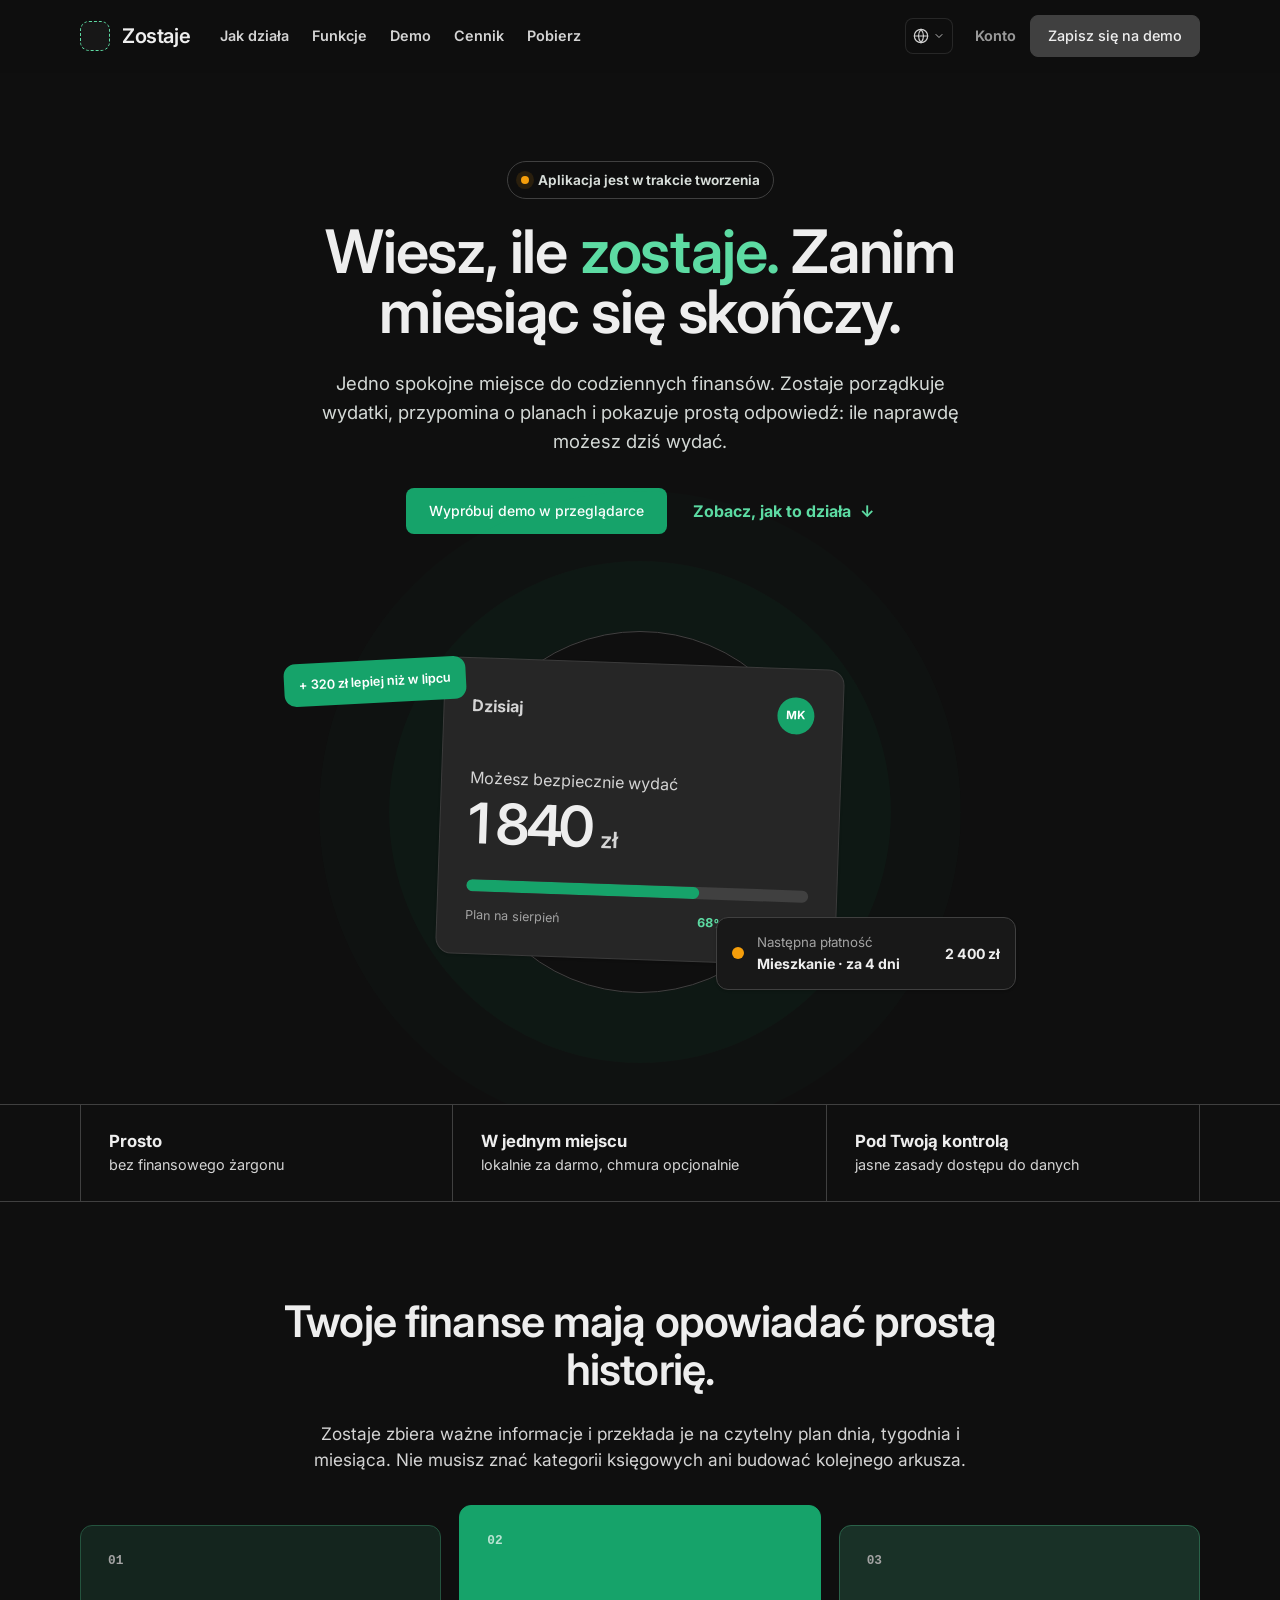
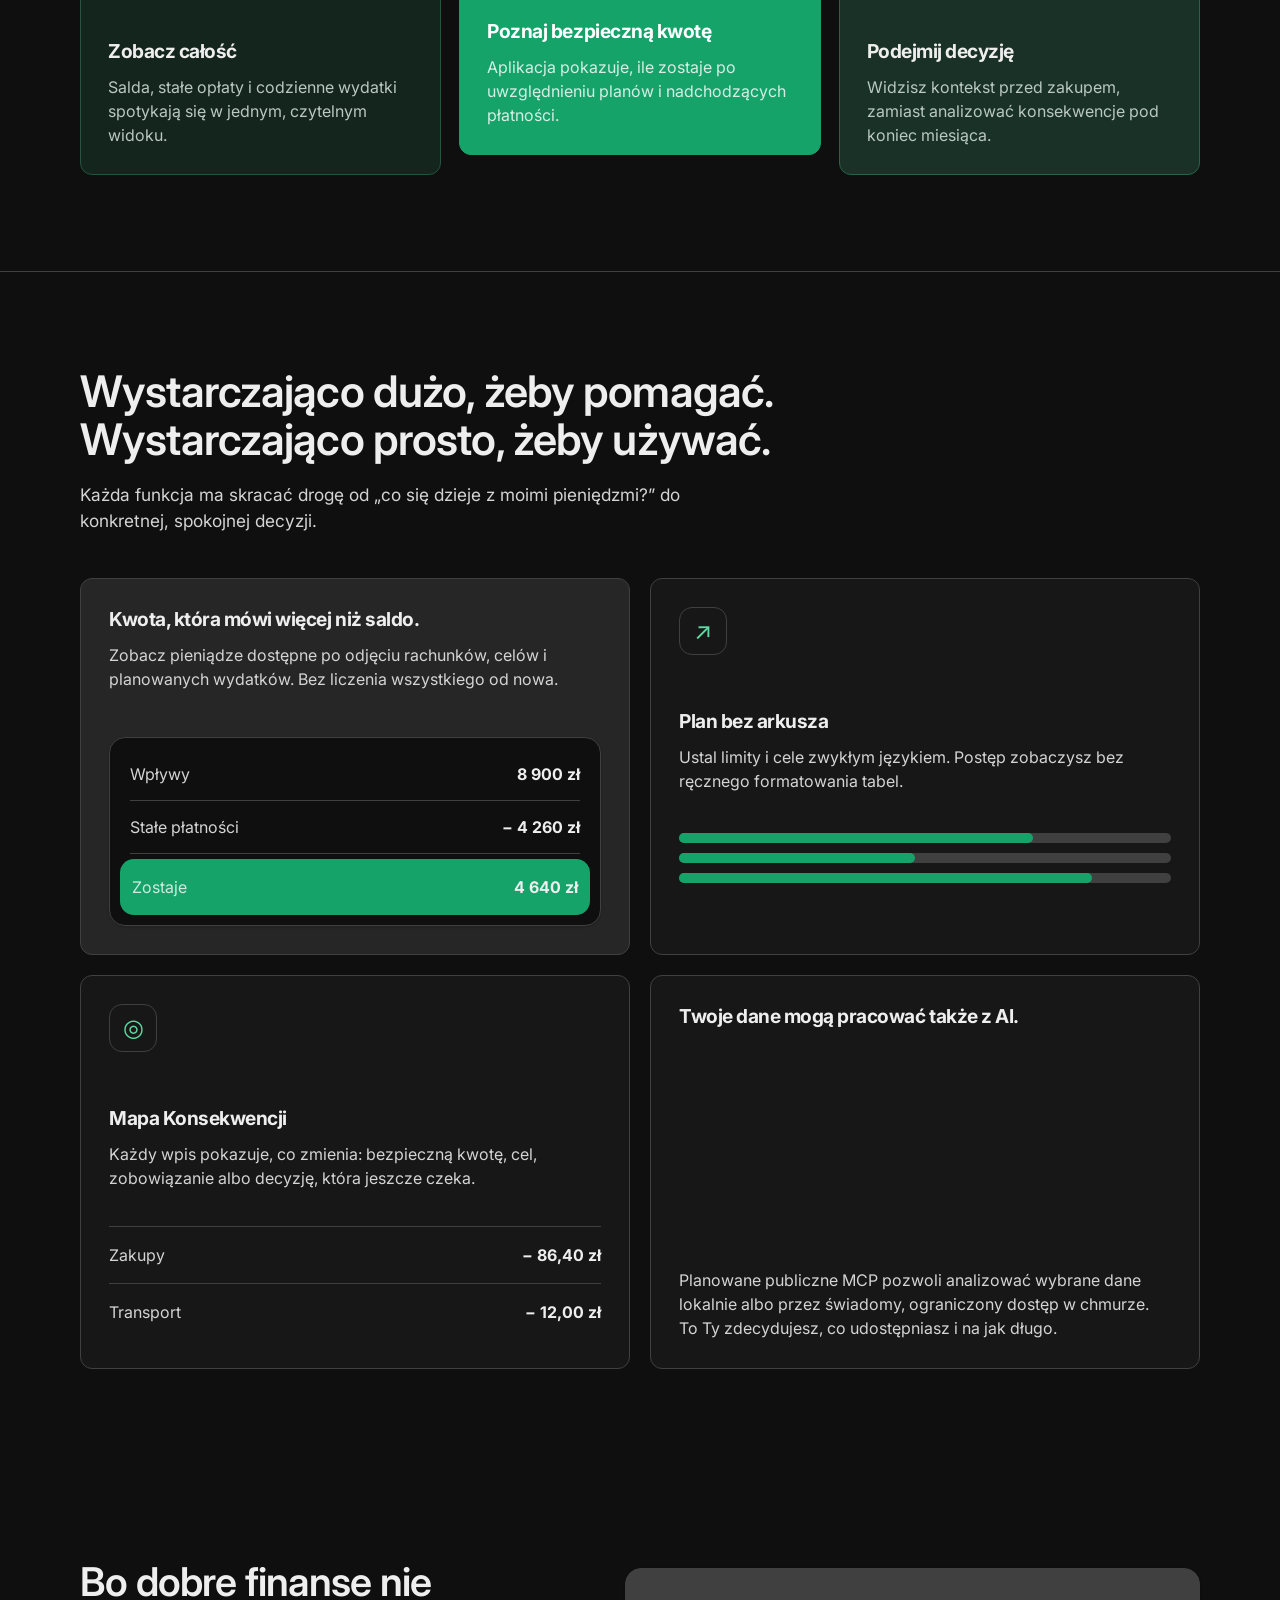
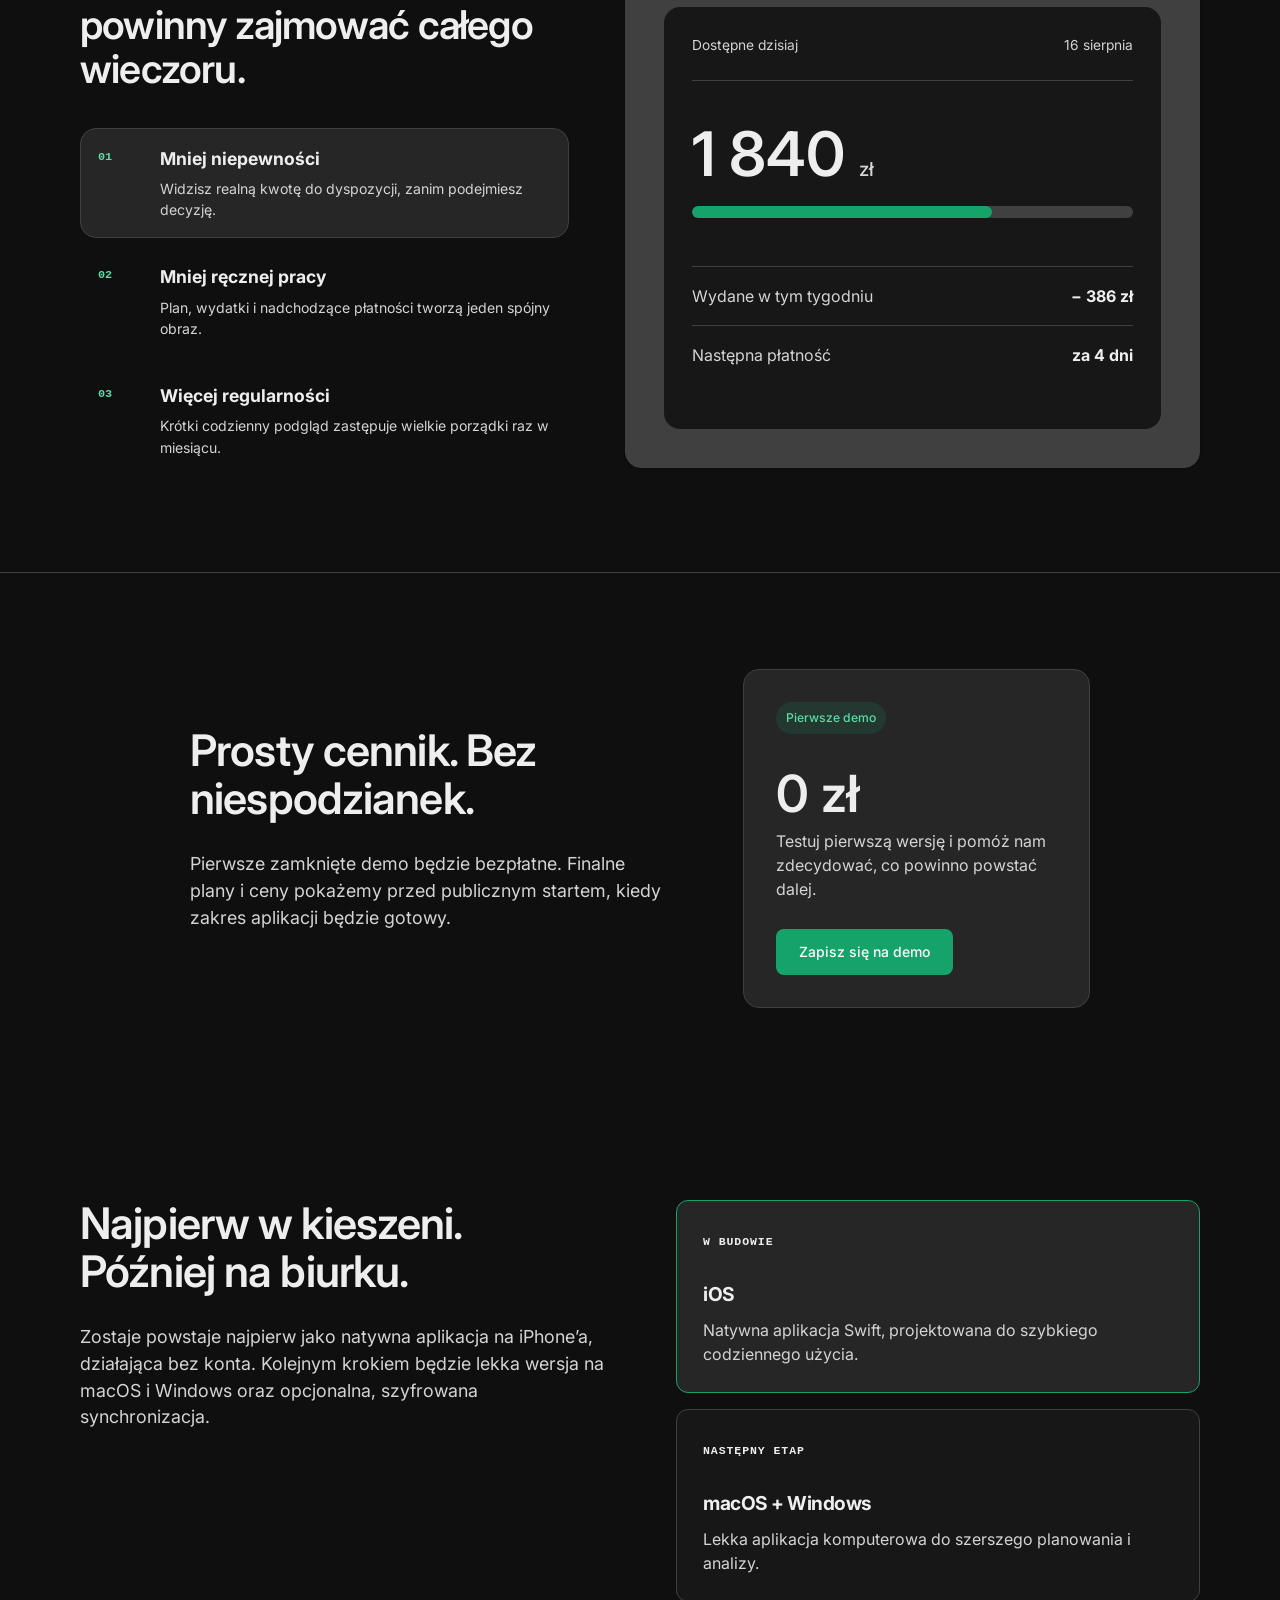
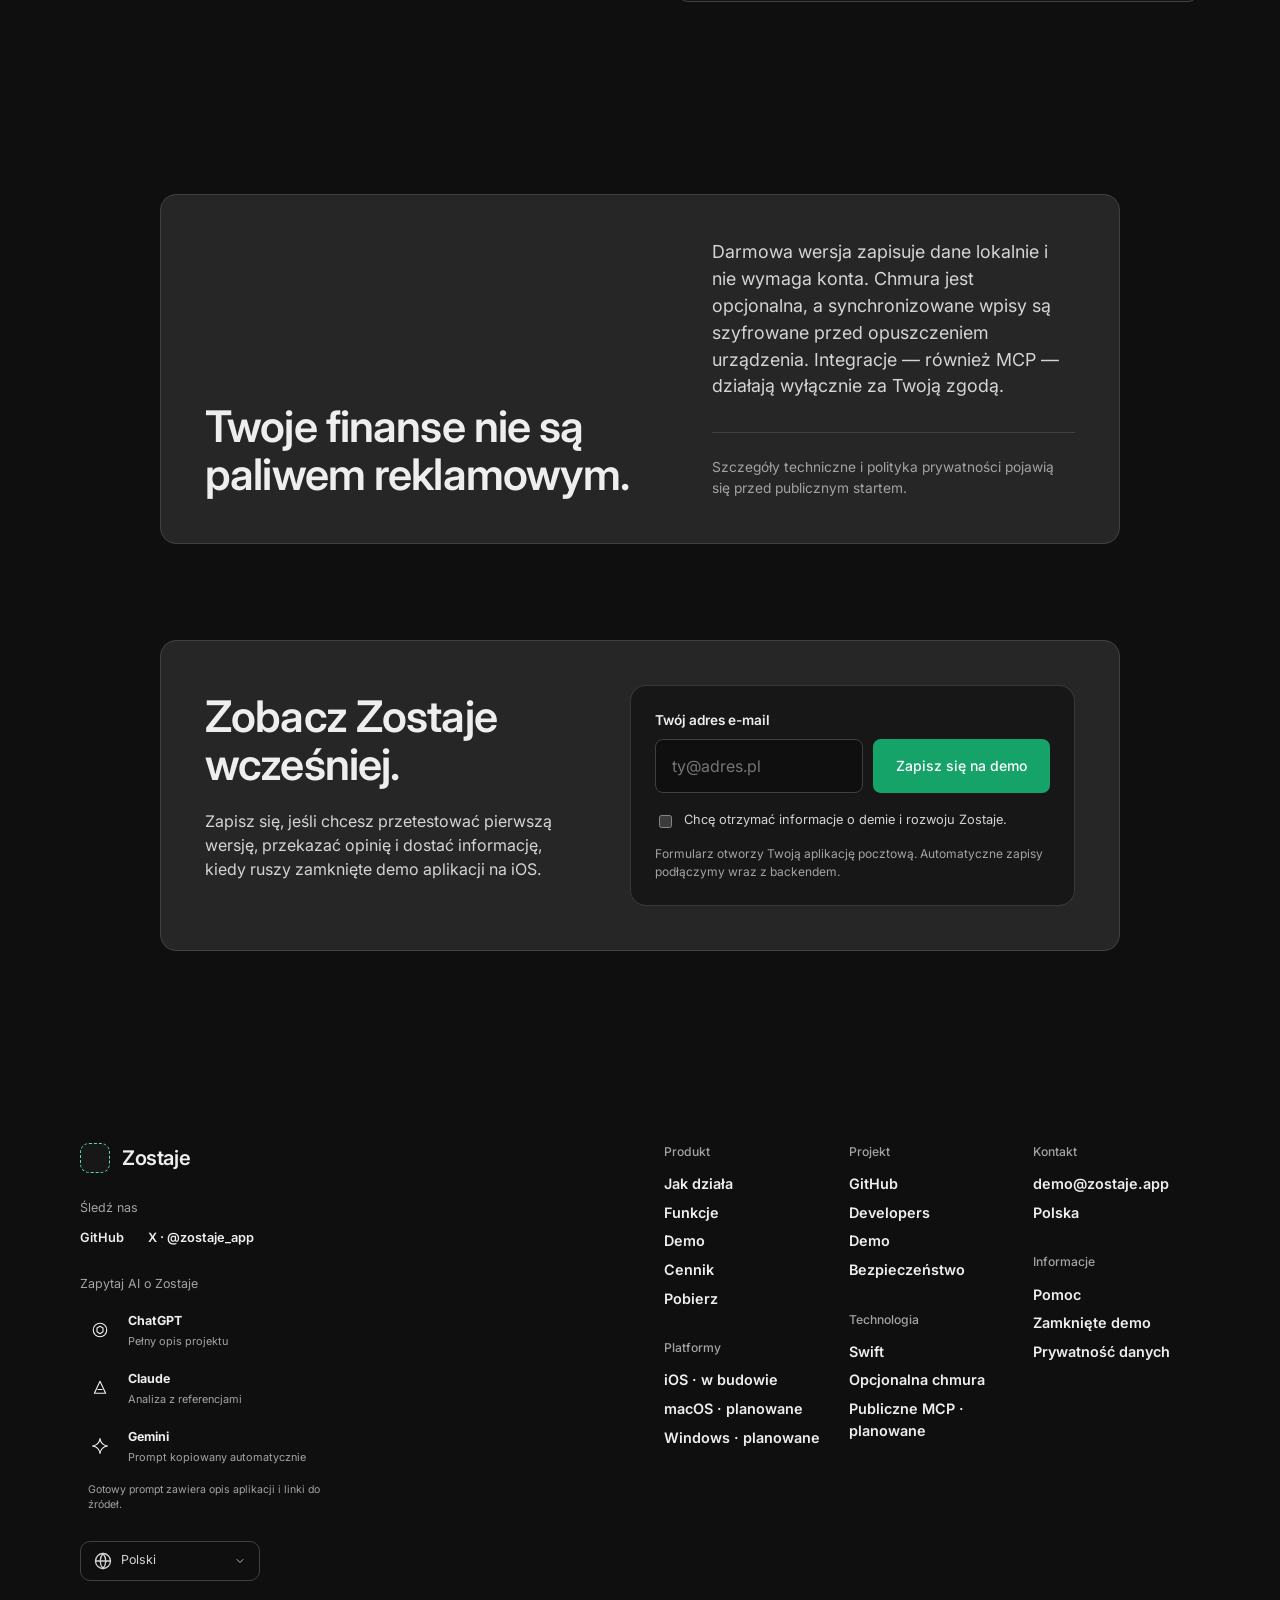
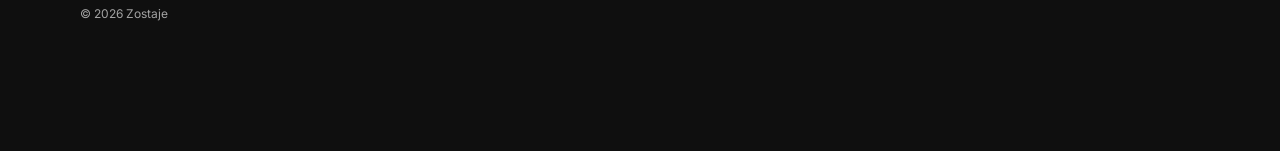
<file: index.html>
<!doctype html>
<html lang="pl">
  <head>
    <meta charset="utf-8" />
    <meta name="viewport" content="width=device-width, initial-scale=1" />
    <meta
      name="description"
      content="Zostaje pomaga zrozumieć codzienne finanse i zobaczyć, ile naprawdę możesz wydać — bez arkuszy i finansowego żargonu."
    />
    <meta
      name="keywords"
      content="finanse osobiste, budżet domowy, aplikacja finansowa, kontrola wydatków, planowanie budżetu, iOS, Zostaje"
    />
    <meta name="author" content="Zostaje" />
    <meta name="robots" content="index, follow, max-image-preview:large" />
    <meta name="theme-color" content="#0f0f0f" />
    <link rel="canonical" href="https://zostaje.com/" />
    <meta property="og:type" content="website" />
    <meta property="og:site_name" content="Zostaje" />
    <meta property="og:locale" content="pl_PL" />
    <meta property="og:url" content="https://zostaje.com/" />
    <meta
      property="og:title"
      content="Zostaje — finanse, które da się zrozumieć"
    />
    <meta
      property="og:description"
      content="Zobacz, ile naprawdę możesz dziś wydać. Zostaje porządkuje wydatki, plany i nadchodzące płatności w jednym prostym widoku."
    />
    <meta property="og:image" content="https://zostaje.com/og-image.png" />
    <meta
      property="og:image:alt"
      content="Zostaje — finanse, które da się zrozumieć"
    />
    <meta name="twitter:card" content="summary_large_image" />
    <meta
      name="twitter:title"
      content="Zostaje — finanse, które da się zrozumieć"
    />
    <meta
      name="twitter:description"
      content="Jedno spokojne miejsce do codziennych finansów."
    />
    <meta name="twitter:image" content="https://zostaje.com/og-image.png" />
    <title>Zostaje — finanse, które da się zrozumieć</title>
    <link rel="preconnect" href="https://fonts.googleapis.com" />
    <link rel="preconnect" href="https://fonts.gstatic.com" crossorigin />
    <link
      href="https://fonts.googleapis.com/css2?family=Inter:wght@400;500;600;700&display=swap"
      rel="stylesheet"
    />
    <link rel="stylesheet" href="styles.css" />
    <script type="application/ld+json">
      {
        "@context": "https://schema.org",
        "@graph": [
          {
            "@type": "Organization",
            "@id": "https://zostaje.com/#organization",
            "name": "Zostaje",
            "url": "https://zostaje.com/",
            "sameAs": ["https://github.com/zostaje"]
          },
          {
            "@type": "WebSite",
            "@id": "https://zostaje.com/#website",
            "url": "https://zostaje.com/",
            "name": "Zostaje",
            "inLanguage": ["pl", "en"],
            "publisher": { "@id": "https://zostaje.com/#organization" }
          },
          {
            "@type": "SoftwareApplication",
            "@id": "https://zostaje.com/#app",
            "name": "Zostaje",
            "applicationCategory": "FinanceApplication",
            "operatingSystem": "iOS, macOS, Windows",
            "description": "Aplikacja do codziennych finansów, która pokazuje, ile pieniędzy naprawdę możesz bezpiecznie wydać.",
            "url": "https://zostaje.com/",
            "isAccessibleForFree": true,
            "offers": {
              "@type": "Offer",
              "price": "0",
              "priceCurrency": "PLN",
              "description": "Bezpłatne pierwsze zamknięte demo"
            },
            "publisher": { "@id": "https://zostaje.com/#organization" }
          }
        ]
      }
    </script>
  </head>
  <body>
    <a class="skip-link" href="#main">Przejdź do treści</a>

    <header class="site-header">
      <div class="container nav-wrap">
        <a class="brand" href="#top" aria-label="Zostaje — strona główna">
          <span class="logo-placeholder" aria-hidden="true"></span>
          <span>Zostaje</span>
        </a>

        <nav class="main-nav" aria-label="Główna nawigacja">
          <a href="#jak-dziala">Jak działa</a>
          <a href="#funkcje">Funkcje</a>
          <a href="demo/index.html">Demo</a>
          <a href="pricing/index.html">Cennik</a>
          <a href="download/index.html">Pobierz</a>
        </nav>

        <div class="nav-right">
          <details class="language-menu">
            <summary aria-label="Zmień język">
              <svg
                class="language-globe"
                viewBox="0 0 24 24"
                aria-hidden="true"
              >
                <circle cx="12" cy="12" r="10"></circle>
                <path d="M2 12h20"></path>
                <path d="M12 2a15.3 15.3 0 0 1 0 20"></path>
                <path d="M12 2a15.3 15.3 0 0 0 0 20"></path>
              </svg>
              <svg
                class="language-chevron"
                viewBox="0 0 24 24"
                aria-hidden="true"
              >
                <path d="m6 9 6 6 6-6"></path>
              </svg>
            </summary>
            <div class="language-dropdown">
              <button type="button" data-language="pl">Polski</button>
              <button type="button" data-language="en">English</button>
            </div>
          </details>
          <button
            class="account-link"
            type="button"
            disabled
            title="Konto będzie dostępne po uruchomieniu aplikacji"
          >
            Konto
          </button>
          <a class="button button-small button-outline" href="#demo"
            >Zapisz się na demo</a
          >
          <button
            class="menu-toggle"
            type="button"
            aria-controls="mobile-menu"
            aria-expanded="false"
            aria-label="Otwórz menu"
          >
            <span></span><span></span><span></span>
          </button>
        </div>
      </div>
    </header>

    <div class="mobile-menu" id="mobile-menu" hidden>
      <div class="mobile-menu-inner">
        <div class="mobile-menu-top">
          <a class="brand" href="#top" aria-label="Zostaje — strona główna">
            <span class="logo-placeholder" aria-hidden="true"></span
            ><span>Zostaje</span>
          </a>
          <div class="mobile-menu-tools">
            <button
              class="mobile-language-toggle"
              type="button"
              aria-label="Zmień język"
            >
              <svg
                class="language-globe"
                viewBox="0 0 24 24"
                aria-hidden="true"
              >
                <circle cx="12" cy="12" r="10"></circle>
                <path d="M2 12h20"></path>
                <path d="M12 2a15.3 15.3 0 0 1 0 20"></path>
                <path d="M12 2a15.3 15.3 0 0 0 0 20"></path>
              </svg>
            </button>
            <button class="menu-close" type="button" aria-label="Zamknij menu">
              <span></span><span></span>
            </button>
          </div>
        </div>
        <nav class="mobile-primary-nav" aria-label="Mobilna nawigacja">
          <a href="#jak-dziala">Jak działa</a>
          <a href="#funkcje">Funkcje</a>
          <a href="demo/index.html">Demo</a>
          <a href="pricing/index.html">Cennik</a>
          <a href="download/index.html">Pobierz</a>
          <a href="#demo">Zapisz się na demo</a>
        </nav>
        <div class="mobile-secondary-nav">
          <p>Dowiedz się więcej</p>
          <div>
            <a href="#bezpieczenstwo">Bezpieczeństwo</a>
            <a href="https://github.com/zostaje" rel="noreferrer">GitHub</a>
            <button type="button" disabled>Konto</button>
            <a href="mailto:demo@zostaje.app">Kontakt</a>
          </div>
        </div>
        <div class="mobile-language-panel" hidden>
          <p>Język strony</p>
          <button type="button" data-language="pl">Polski</button>
          <button type="button" data-language="en">English</button>
        </div>
      </div>
    </div>

    <main id="main">
      <section class="hero" id="top">
        <div class="container hero-grid">
          <div class="hero-copy">
            <p class="status-pill">
              <span></span> Aplikacja jest w trakcie tworzenia
            </p>
            <h1>Wiesz, ile <em>zostaje.</em> Zanim miesiąc się skończy.</h1>
            <p class="hero-lead">
              Jedno spokojne miejsce do codziennych finansów. Zostaje porządkuje
              wydatki, przypomina o planach i pokazuje prostą odpowiedź: ile
              naprawdę możesz dziś wydać.
            </p>
            <div class="hero-actions">
              <a class="button button-primary" href="demo/index.html"
                >Wypróbuj demo w przeglądarce</a
              >
              <a class="text-link" href="#jak-dziala"
                >Zobacz, jak to działa <span>↓</span></a
              >
            </div>
          </div>

          <div
            class="hero-visual"
            role="img"
            aria-label="Przykładowy widok aplikacji Zostaje"
          >
            <div class="balance-card">
              <div class="mockup-topline">
                <span>Dzisiaj</span>
                <span class="mockup-avatar">MK</span>
              </div>
              <p class="balance-label">Możesz bezpiecznie wydać</p>
              <p class="balance-value">1 840 <small>zł</small></p>
              <div class="balance-meter"><span></span></div>
              <div class="balance-caption">
                <span>Plan na sierpień</span>
                <strong>68% pod kontrolą</strong>
              </div>
            </div>
            <div class="floating-note">
              <span class="note-dot"></span>
              <div>
                <small>Następna płatność</small>
                <strong>Mieszkanie · za 4 dni</strong>
              </div>
              <b>2 400 zł</b>
            </div>
            <div class="floating-tag">+ 320 zł lepiej niż w lipcu</div>
          </div>
        </div>
      </section>

      <section class="trust-strip" aria-label="Najważniejsze cechy">
        <div class="container trust-grid">
          <p><strong>Prosto</strong><span>bez finansowego żargonu</span></p>
          <p>
            <strong>W jednym miejscu</strong
            ><span>lokalnie za darmo, chmura opcjonalnie</span>
          </p>
          <p>
            <strong>Pod Twoją kontrolą</strong
            ><span>jasne zasady dostępu do danych</span>
          </p>
        </div>
      </section>

      <section class="section intro" id="jak-dziala">
        <div class="container narrow-heading">
          <h2>Twoje finanse mają opowiadać prostą historię.</h2>
          <p>
            Zostaje zbiera ważne informacje i przekłada je na czytelny plan
            dnia, tygodnia i miesiąca. Nie musisz znać kategorii księgowych ani
            budować kolejnego arkusza.
          </p>
        </div>

        <div class="container steps-grid">
          <article class="step-card">
            <span class="step-number">01</span>
            <h3>Zobacz całość</h3>
            <p>
              Salda, stałe opłaty i codzienne wydatki spotykają się w jednym,
              czytelnym widoku.
            </p>
          </article>
          <article class="step-card featured">
            <span class="step-number">02</span>
            <h3>Poznaj bezpieczną kwotę</h3>
            <p>
              Aplikacja pokazuje, ile zostaje po uwzględnieniu planów i
              nadchodzących płatności.
            </p>
          </article>
          <article class="step-card">
            <span class="step-number">03</span>
            <h3>Podejmij decyzję</h3>
            <p>
              Widzisz kontekst przed zakupem, zamiast analizować konsekwencje
              pod koniec miesiąca.
            </p>
          </article>
        </div>
      </section>

      <section class="section feature-section" id="funkcje">
        <div class="container section-heading-row">
          <div>
            <h2>
              Wystarczająco dużo, żeby pomagać. Wystarczająco prosto, żeby
              używać.
            </h2>
          </div>
          <p>
            Każda funkcja ma skracać drogę od „co się dzieje z moimi
            pieniędzmi?” do konkretnej, spokojnej decyzji.
          </p>
        </div>

        <div class="container feature-grid">
          <article class="feature-card feature-large">
            <div class="feature-copy">
              <h3>Kwota, która mówi więcej niż saldo.</h3>
              <p>
                Zobacz pieniądze dostępne po odjęciu rachunków, celów i
                planowanych wydatków. Bez liczenia wszystkiego od nowa.
              </p>
            </div>
            <div class="mini-panel">
              <div><span>Wpływy</span><strong>8 900 zł</strong></div>
              <div><span>Stałe płatności</span><strong>− 4 260 zł</strong></div>
              <div class="panel-total">
                <span>Zostaje</span><strong>4 640 zł</strong>
              </div>
            </div>
          </article>

          <article class="feature-card">
            <span class="feature-icon">↗</span>
            <h3>Plan bez arkusza</h3>
            <p>
              Ustal limity i cele zwykłym językiem. Postęp zobaczysz bez
              ręcznego formatowania tabel.
            </p>
            <div class="category-bars" aria-hidden="true">
              <span class="bar-72"></span>
              <span class="bar-48"></span>
              <span class="bar-84"></span>
            </div>
          </article>

          <article class="feature-card">
            <span class="feature-icon">◎</span>
            <h3>Mapa Konsekwencji</h3>
            <p>
              Każdy wpis pokazuje, co zmienia: bezpieczną kwotę, cel,
              zobowiązanie albo decyzję, która jeszcze czeka.
            </p>
            <ul class="transaction-list">
              <li><span>Zakupy</span><strong>− 86,40 zł</strong></li>
              <li><span>Transport</span><strong>− 12,00 zł</strong></li>
            </ul>
          </article>

          <article class="feature-card feature-wide">
            <div>
              <h3>Twoje dane mogą pracować także z AI.</h3>
            </div>
            <p>
              Planowane publiczne MCP pozwoli analizować wybrane dane lokalnie
              albo przez świadomy, ograniczony dostęp w chmurze. To Ty
              zdecydujesz, co udostępniasz i na jak długo.
            </p>
          </article>
        </div>
      </section>

      <section class="section why-section">
        <div class="container why-grid">
          <div class="why-content">
            <h2>Bo dobre finanse nie powinny zajmować całego wieczoru.</h2>
            <div class="benefit-list">
              <button
                class="benefit-item is-active"
                type="button"
                data-benefit="clarity"
                aria-pressed="true"
              >
                <span class="benefit-number">01</span>
                <span class="benefit-item-copy">
                  <span class="benefit-title">Mniej niepewności</span>
                  <span class="benefit-description">
                    Widzisz realną kwotę do dyspozycji, zanim podejmiesz
                    decyzję.
                  </span>
                </span>
              </button>
              <button
                class="benefit-item"
                type="button"
                data-benefit="automation"
                aria-pressed="false"
              >
                <span class="benefit-number">02</span>
                <span class="benefit-item-copy">
                  <span class="benefit-title">Mniej ręcznej pracy</span>
                  <span class="benefit-description">
                    Plan, wydatki i nadchodzące płatności tworzą jeden spójny
                    obraz.
                  </span>
                </span>
              </button>
              <button
                class="benefit-item"
                type="button"
                data-benefit="rhythm"
                aria-pressed="false"
              >
                <span class="benefit-number">03</span>
                <span class="benefit-item-copy">
                  <span class="benefit-title">Więcej regularności</span>
                  <span class="benefit-description">
                    Krótki codzienny podgląd zastępuje wielkie porządki raz w
                    miesiącu.
                  </span>
                </span>
              </button>
            </div>
          </div>

          <div
            class="benefit-visual"
            data-active-benefit="clarity"
            aria-live="polite"
          >
            <div class="benefit-scene scene-clarity" aria-hidden="false">
              <div class="scene-top">
                <span>Dostępne dzisiaj</span><span>16 sierpnia</span>
              </div>
              <p class="scene-amount">1 840 <small>zł</small></p>
              <div class="scene-progress"><span></span></div>
              <div class="scene-summary">
                <span>Wydane w tym tygodniu</span><strong>− 386 zł</strong>
              </div>
              <div class="scene-summary">
                <span>Następna płatność</span><strong>za 4 dni</strong>
              </div>
            </div>
            <div class="benefit-scene scene-automation" aria-hidden="true">
              <div class="scene-top">
                <span>Plan miesiąca</span><span>68%</span>
              </div>
              <div class="scene-budget">
                <span>Rachunki</span><i><b class="budget-82"></b></i
                ><strong>82%</strong>
              </div>
              <div class="scene-budget">
                <span>Codzienne</span><i><b class="budget-54"></b></i
                ><strong>54%</strong>
              </div>
              <div class="scene-budget">
                <span>Cel</span><i><b class="budget-36"></b></i
                ><strong>36%</strong>
              </div>
              <p class="scene-note">Plan zaktualizowany automatycznie</p>
            </div>
            <div class="benefit-scene scene-rhythm" aria-hidden="true">
              <div class="scene-top">
                <span>Twój rytm</span><span>7 dni</span>
              </div>
              <div class="rhythm-days" aria-hidden="true">
                <span>Pn</span><span>Wt</span><span>Śr</span><span>Cz</span
                ><span>Pt</span><span>So</span><span>Nd</span>
              </div>
              <div class="rhythm-checks" aria-hidden="true">
                <span>✓</span><span>✓</span><span>✓</span><span>✓</span
                ><span>✓</span><span>✓</span><span>✓</span>
              </div>
              <p class="rhythm-score">7/7</p>
              <p class="scene-note">Krótki przegląd ukończony każdego dnia</p>
            </div>
          </div>
        </div>
      </section>

      <section class="section pricing-section" id="cennik">
        <div class="container pricing-grid">
          <div>
            <h2>Prosty cennik. Bez niespodzianek.</h2>
            <p>
              Pierwsze zamknięte demo będzie bezpłatne. Finalne plany i ceny
              pokażemy przed publicznym startem, kiedy zakres aplikacji będzie
              gotowy.
            </p>
          </div>
          <article class="pricing-card">
            <span class="pricing-status">Pierwsze demo</span>
            <p class="pricing-value">0 zł</p>
            <p>
              Testuj pierwszą wersję i pomóż nam zdecydować, co powinno powstać
              dalej.
            </p>
            <a class="button button-primary" href="#demo">Zapisz się na demo</a>
          </article>
        </div>
      </section>

      <section class="section platforms-section" id="pobierz">
        <div class="container platforms-grid">
          <div>
            <h2>Najpierw w kieszeni. Później na biurku.</h2>
            <p class="platforms-lead">
              Zostaje powstaje najpierw jako natywna aplikacja na iPhone’a,
              działająca bez konta. Kolejnym krokiem będzie lekka wersja na
              macOS i Windows oraz opcjonalna, szyfrowana synchronizacja.
            </p>
          </div>
          <div class="platform-list">
            <article class="platform-active">
              <span class="platform-status">W budowie</span>
              <h3>iOS</h3>
              <p>
                Natywna aplikacja Swift, projektowana do szybkiego codziennego
                użycia.
              </p>
            </article>
            <article>
              <span class="platform-status">Następny etap</span>
              <h3>macOS + Windows</h3>
              <p>
                Lekka aplikacja komputerowa do szerszego planowania i analizy.
              </p>
            </article>
          </div>
        </div>
      </section>

      <section class="section security-section" id="bezpieczenstwo">
        <div class="container security-panel">
          <div>
            <h2>Twoje finanse nie są paliwem reklamowym.</h2>
          </div>
          <div class="security-copy">
            <p>
              Darmowa wersja zapisuje dane lokalnie i nie wymaga konta. Chmura
              jest opcjonalna, a synchronizowane wpisy są szyfrowane przed
              opuszczeniem urządzenia. Integracje — również MCP — działają
              wyłącznie za Twoją zgodą.
            </p>
            <p class="security-note">
              Szczegóły techniczne i polityka prywatności pojawią się przed
              publicznym startem.
            </p>
          </div>
        </div>
      </section>

      <section class="section demo-section" id="demo">
        <div class="container demo-panel">
          <div class="demo-copy">
            <h2>Zobacz Zostaje wcześniej.</h2>
            <p>
              Zapisz się, jeśli chcesz przetestować pierwszą wersję, przekazać
              opinię i dostać informację, kiedy ruszy zamknięte demo aplikacji
              na iOS.
            </p>
          </div>
          <form
            class="demo-form"
            action="mailto:demo@zostaje.app"
            method="post"
            enctype="text/plain"
          >
            <label for="email">Twój adres e-mail</label>
            <div class="input-row">
              <input
                id="email"
                name="email"
                type="email"
                autocomplete="email"
                placeholder="ty@adres.pl"
                required
              />
              <button class="button button-primary" type="submit">
                Zapisz się na demo
              </button>
            </div>
            <label class="consent-row">
              <input type="checkbox" name="zgoda" value="tak" required />
              <span>Chcę otrzymać informacje o demie i rozwoju Zostaje.</span>
            </label>
            <p class="form-note">
              Formularz otworzy Twoją aplikację pocztową. Automatyczne zapisy
              podłączymy wraz z backendem.
            </p>
          </form>
        </div>
      </section>
    </main>

    <footer class="site-footer">
      <div class="container footer-grid">
        <div class="footer-about">
          <a
            class="brand footer-brand"
            href="#top"
            aria-label="Zostaje — wróć na górę"
          >
            <span class="logo-placeholder" aria-hidden="true"></span>
            <span>Zostaje</span>
          </a>
          <p class="footer-follow">Śledź nas</p>
          <nav
            class="footer-socials"
            aria-label="Media społecznościowe w stopce"
          >
            <a href="https://github.com/zostaje" rel="noreferrer">GitHub</a>
            <a
              href="https://x.com/zostaje_app"
              target="_blank"
              rel="noopener noreferrer"
              >X · @zostaje_app</a
            >
          </nav>
          <div class="footer-ai">
            <p class="footer-ai-heading">Zapytaj AI o Zostaje</p>
            <div class="footer-ai-links">
              <a
                href="https://chatgpt.com/"
                data-ai="chatgpt"
                target="_blank"
                rel="noopener noreferrer"
              >
                <svg viewBox="0 0 24 24" aria-hidden="true">
                  <circle cx="12" cy="12" r="9"></circle>
                  <path d="M8 9.2 12 7l4 2.2v5.2L12 17l-4-2.6Z"></path>
                </svg>
                <span
                  ><strong>ChatGPT</strong
                  ><small>Pełny opis projektu</small></span
                >
              </a>
              <a
                href="https://claude.ai/new"
                data-ai="claude"
                target="_blank"
                rel="noopener noreferrer"
              >
                <svg viewBox="0 0 24 24" aria-hidden="true">
                  <path d="M12 3 4.5 19h15Z"></path>
                  <path d="M9.2 14h5.6"></path>
                </svg>
                <span
                  ><strong>Claude</strong
                  ><small>Analiza z referencjami</small></span
                >
              </a>
              <a
                href="https://gemini.google.com/app"
                data-ai="gemini"
                target="_blank"
                rel="noopener noreferrer"
              >
                <svg viewBox="0 0 24 24" aria-hidden="true">
                  <path
                    d="M12 2c.8 5.7 4.3 9.2 10 10-5.7.8-9.2 4.3-10 10-.8-5.7-4.3-9.2-10-10 5.7-.8 9.2-4.3 10-10Z"
                  ></path>
                </svg>
                <span
                  ><strong>Gemini</strong
                  ><small>Prompt kopiowany automatycznie</small></span
                >
              </a>
            </div>
            <p class="footer-ai-note" aria-live="polite">
              Gotowy prompt zawiera opis aplikacji i linki do źródeł.
            </p>
          </div>
          <details class="footer-language">
            <summary>
              <svg
                class="language-globe"
                viewBox="0 0 24 24"
                aria-hidden="true"
              >
                <circle cx="12" cy="12" r="10"></circle>
                <path d="M2 12h20"></path>
                <path d="M12 2a15.3 15.3 0 0 1 0 20"></path>
                <path d="M12 2a15.3 15.3 0 0 0 0 20"></path>
              </svg>
              <span class="footer-language-name">Polski</span>
              <svg
                class="language-chevron"
                viewBox="0 0 24 24"
                aria-hidden="true"
              >
                <path d="m6 9 6 6 6-6"></path>
              </svg>
            </summary>
            <div>
              <button type="button" data-language="pl">Polski</button>
              <button type="button" data-language="en">English</button>
            </div>
          </details>
          <small>© 2026 Zostaje</small>
        </div>
        <div class="footer-links">
          <div>
            <nav aria-label="Produkt">
              <strong>Produkt</strong><a href="#jak-dziala">Jak działa</a
              ><a href="#funkcje">Funkcje</a><a href="demo/index.html">Demo</a
              ><a href="pricing/index.html">Cennik</a
              ><a href="download/index.html">Pobierz</a>
            </nav>
            <nav aria-label="Platformy">
              <strong>Platformy</strong><span>iOS · w budowie</span
              ><span>macOS · planowane</span><span>Windows · planowane</span>
            </nav>
          </div>
          <div>
            <nav aria-label="Projekt">
              <strong>Projekt</strong
              ><a href="https://github.com/zostaje" rel="noreferrer">GitHub</a
              ><a href="developers/index.html">Developers</a
              ><a href="demo/index.html">Demo</a
              ><a href="#bezpieczenstwo">Bezpieczeństwo</a>
            </nav>
            <nav aria-label="Technologia">
              <strong>Technologia</strong><span>Swift</span
              ><span>Opcjonalna chmura</span
              ><span>Publiczne MCP · planowane</span>
            </nav>
          </div>
          <div>
            <nav aria-label="Kontakt">
              <strong>Kontakt</strong
              ><a href="mailto:demo@zostaje.app">demo@zostaje.app</a
              ><span>Polska</span>
            </nav>
            <nav aria-label="Informacje">
              <strong>Informacje</strong><a href="help/index.html">Pomoc</a
              ><a href="#demo">Zamknięte demo</a
              ><a href="#bezpieczenstwo">Prywatność danych</a>
            </nav>
          </div>
        </div>
      </div>
    </footer>
    <script src="script.js"></script>
  </body>
</html>
</file>
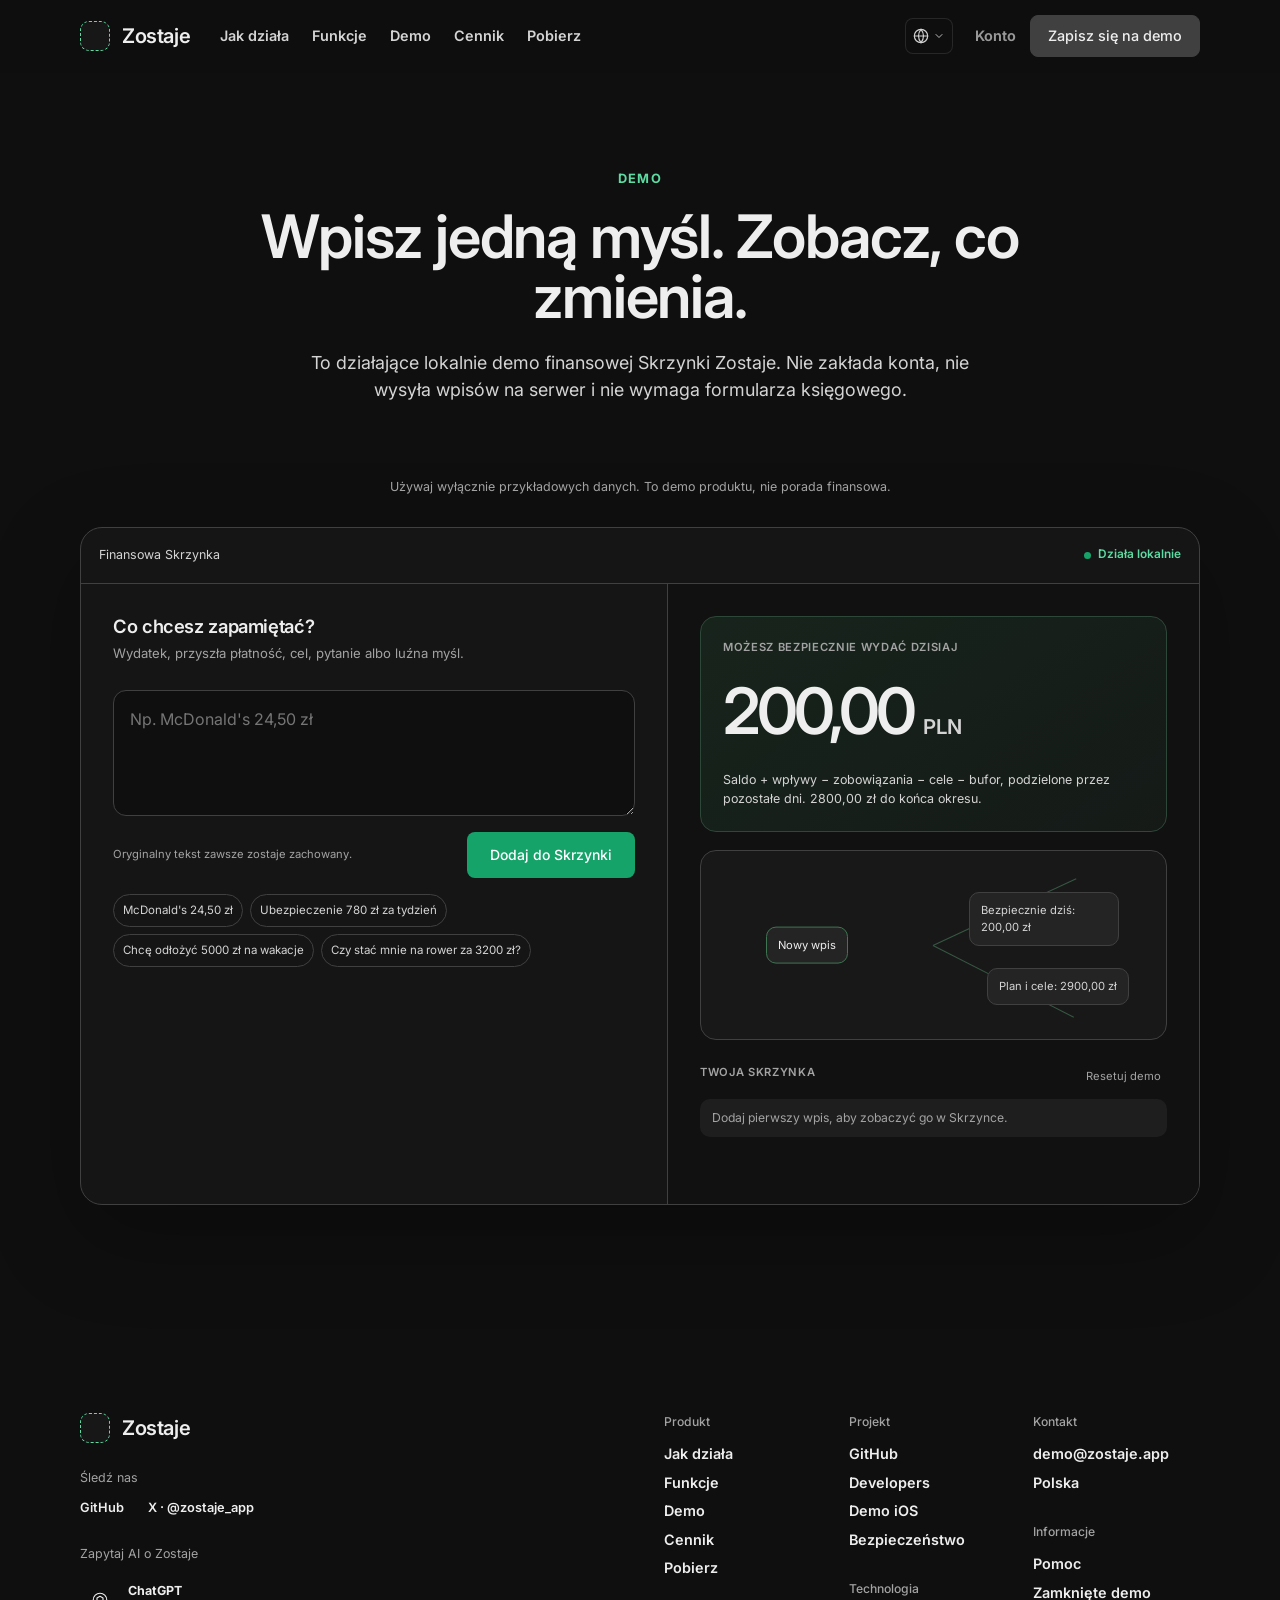
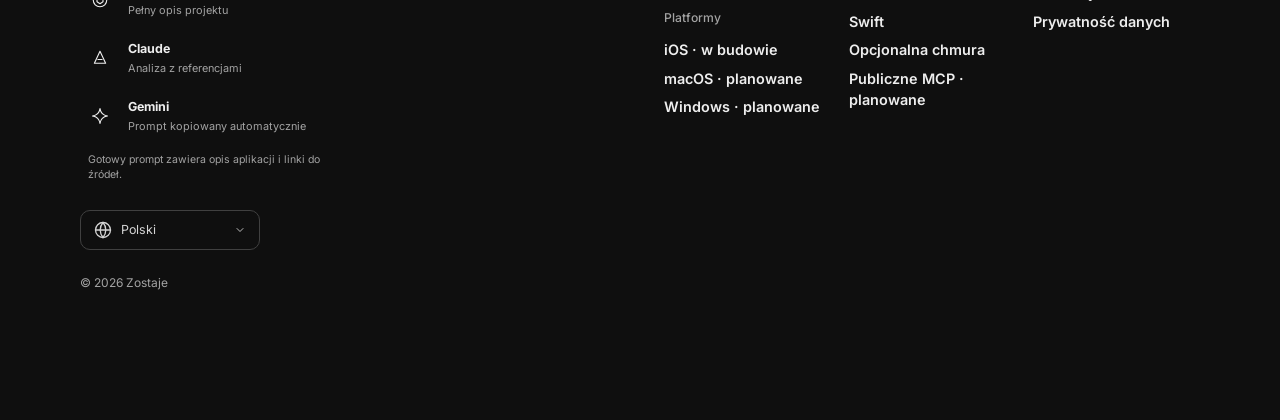
<file: demo/index.html>
<!doctype html>
<html lang="pl">
  <head>
    <meta charset="utf-8" />
    <meta name="viewport" content="width=device-width, initial-scale=1" />
    <meta
      name="description"
      content="Wypróbuj interaktywne demo Zostaje — wpisz wydatek, plan, cel albo pytanie i zobacz bezpieczną kwotę oraz Mapę Konsekwencji."
    />
    <meta name="robots" content="index, follow" />
    <meta name="theme-color" content="#0f0f0f" />
    <link rel="canonical" href="https://zostaje.com/demo/" />
    <meta property="og:type" content="website" />
    <meta property="og:site_name" content="Zostaje" />
    <meta property="og:locale" content="pl_PL" />
    <meta property="og:url" content="https://zostaje.com/demo/" />
    <meta property="og:title" content="Demo Zostaje — finansowy notatnik" />
    <meta
      property="og:description"
      content="Przetestuj finansową Skrzynkę i zobacz, jak jeden wpis zmienia Twój plan."
    />
    <meta property="og:image" content="https://zostaje.com/og-image.png" />
    <title>Demo Zostaje — przetestuj finansowy notatnik</title>
    <link rel="preconnect" href="https://fonts.googleapis.com" />
    <link rel="preconnect" href="https://fonts.gstatic.com" crossorigin />
    <link
      href="https://fonts.googleapis.com/css2?family=Inter:wght@400;500;600;700&display=swap"
      rel="stylesheet"
    />
    <link rel="stylesheet" href="../styles.css" />
    <link rel="stylesheet" href="demo.css" />
    <script type="application/ld+json">
      {
        "@context": "https://schema.org",
        "@type": "SoftwareApplication",
        "name": "Zostaje — interaktywne demo",
        "applicationCategory": "FinanceApplication",
        "operatingSystem": "Web demo",
        "url": "https://zostaje.com/demo/",
        "isAccessibleForFree": true,
        "description": "Lokalne demo finansowej Skrzynki, bezpiecznej kwoty i Mapy Konsekwencji Zostaje."
      }
    </script>
  </head>
  <body
    data-title-pl="Demo Zostaje — przetestuj finansowy notatnik"
    data-title-en="Zostaje Demo — try the financial notebook"
    data-description-pl="Wypróbuj interaktywne demo Zostaje — wpisz wydatek, plan, cel albo pytanie i zobacz bezpieczną kwotę oraz Mapę Konsekwencji."
    data-description-en="Try the interactive Zostaje demo: add an expense, plan, goal or question and see your safe-to-spend amount and Consequence Map."
  >
    <a
      class="skip-link"
      href="#main"
      data-pl="Przejdź do treści"
      data-en="Skip to content"
      >Przejdź do treści</a
    >
    <header class="site-header">
      <div class="container nav-wrap">
        <a class="brand" href="../index.html"
          ><span class="logo-placeholder" aria-hidden="true"></span
          ><span>Zostaje</span></a
        >
        <nav class="main-nav" aria-label="Główna nawigacja">
          <a
            href="../index.html#jak-dziala"
            data-pl="Jak działa"
            data-en="How it works"
            >Jak działa</a
          >
          <a href="../index.html#funkcje" data-pl="Funkcje" data-en="Features"
            >Funkcje</a
          >
          <a href="index.html">Demo</a>
          <a href="../pricing/index.html" data-pl="Cennik" data-en="Pricing"
            >Cennik</a
          >
          <a href="../download/index.html" data-pl="Pobierz" data-en="Download"
            >Pobierz</a
          >
        </nav>
        <div class="nav-right">
          <details class="language-menu">
            <summary aria-label="Zmień język">
              <svg
                class="language-globe"
                viewBox="0 0 24 24"
                aria-hidden="true"
              >
                <circle cx="12" cy="12" r="10"></circle>
                <path d="M2 12h20"></path>
                <path d="M12 2a15.3 15.3 0 0 1 0 20"></path>
                <path d="M12 2a15.3 15.3 0 0 0 0 20"></path>
              </svg>
              <svg
                class="language-chevron"
                viewBox="0 0 24 24"
                aria-hidden="true"
              >
                <path d="m6 9 6 6 6-6"></path>
              </svg>
            </summary>
            <div class="language-dropdown">
              <button type="button" data-language="pl">Polski</button
              ><button type="button" data-language="en">English</button>
            </div>
          </details>
          <button
            class="account-link"
            type="button"
            disabled
            data-pl="Konto"
            data-en="Account"
          >
            Konto
          </button>
          <a
            class="button button-small button-outline"
            href="../index.html#demo"
            data-pl="Zapisz się na demo"
            data-en="Join the demo"
            >Zapisz się na demo</a
          >
          <button
            class="menu-toggle"
            type="button"
            aria-controls="mobile-menu"
            aria-expanded="false"
            aria-label="Otwórz menu"
          >
            <span></span><span></span><span></span>
          </button>
        </div>
      </div>
    </header>
    <div class="mobile-menu" id="mobile-menu" hidden>
      <div class="mobile-menu-inner">
        <div class="mobile-menu-top">
          <a class="brand" href="../index.html"
            ><span class="logo-placeholder" aria-hidden="true"></span
            ><span>Zostaje</span></a
          >
          <div class="mobile-menu-tools">
            <button
              class="mobile-language-toggle"
              type="button"
              aria-label="Zmień język"
            >
              <svg
                class="language-globe"
                viewBox="0 0 24 24"
                aria-hidden="true"
              >
                <circle cx="12" cy="12" r="10"></circle>
                <path d="M2 12h20"></path>
                <path d="M12 2a15.3 15.3 0 0 1 0 20"></path>
                <path d="M12 2a15.3 15.3 0 0 0 0 20"></path>
              </svg>
            </button>
            <button class="menu-close" type="button" aria-label="Zamknij menu">
              <span></span><span></span>
            </button>
          </div>
        </div>
        <nav class="mobile-primary-nav" aria-label="Mobilna nawigacja">
          <a
            href="../index.html#jak-dziala"
            data-pl="Jak działa"
            data-en="How it works"
            >Jak działa</a
          >
          <a href="../index.html#funkcje" data-pl="Funkcje" data-en="Features"
            >Funkcje</a
          >
          <a href="index.html">Demo</a>
          <a href="../pricing/index.html" data-pl="Cennik" data-en="Pricing"
            >Cennik</a
          >
          <a href="../download/index.html" data-pl="Pobierz" data-en="Download"
            >Pobierz</a
          >
          <a
            href="../index.html#demo"
            data-pl="Zapisz się na demo"
            data-en="Join the demo"
            >Zapisz się na demo</a
          >
        </nav>
        <div class="mobile-secondary-nav">
          <p data-pl="Dowiedz się więcej" data-en="Learn more">
            Dowiedz się więcej
          </p>
          <div>
            <a href="../help/index.html" data-pl="Pomoc" data-en="Help">Pomoc</a
            ><a href="https://github.com/zostaje">GitHub</a
            ><a
              href="../index.html#bezpieczenstwo"
              data-pl="Bezpieczeństwo"
              data-en="Security"
              >Bezpieczeństwo</a
            ><a
              href="mailto:demo@zostaje.app"
              data-pl="Kontakt"
              data-en="Contact"
              >Kontakt</a
            >
          </div>
        </div>
        <div class="mobile-language-panel" hidden>
          <p>Język strony</p>
          <button type="button" data-language="pl">Polski</button
          ><button type="button" data-language="en">English</button>
        </div>
      </div>
    </div>

    <main class="subpage-main" id="main">
      <section class="subpage-hero demo-lab-hero">
        <div class="container subpage-hero-copy">
          <p class="subpage-kicker">Demo</p>
          <h1
            data-pl="Wpisz jedną myśl. Zobacz, co zmienia."
            data-en="Capture one thought. See what it changes."
          >
            Wpisz jedną myśl. Zobacz, co zmienia.
          </h1>
          <p
            class="subpage-lead"
            data-pl="To działające lokalnie demo finansowej Skrzynki Zostaje. Nie zakłada konta, nie wysyła wpisów na serwer i nie wymaga formularza księgowego."
            data-en="This is a local demo of the Zostaje financial Inbox. It creates no account, sends no entries to a server and requires no accounting form."
          >
            To działające lokalnie demo finansowej Skrzynki Zostaje. Nie zakłada
            konta, nie wysyła wpisów na serwer i nie wymaga formularza
            księgowego.
          </p>
        </div>
      </section>
      <section class="demo-lab">
        <p
          class="container demo-notice"
          data-pl="Używaj wyłącznie przykładowych danych. To demo produktu, nie porada finansowa."
          data-en="Use sample data only. This is a product demo, not financial advice."
        >
          Używaj wyłącznie przykładowych danych. To demo produktu, nie porada
          finansowa.
        </p>
        <div class="container">
          <div class="demo-app">
            <div class="demo-app-bar">
              <p data-pl="Finansowa Skrzynka" data-en="Financial Inbox">
                Finansowa Skrzynka
              </p>
              <span
                class="demo-local-badge"
                data-pl="Działa lokalnie"
                data-en="Runs locally"
                >Działa lokalnie</span
              >
            </div>
            <div class="demo-workspace">
              <div class="demo-compose">
                <h2
                  data-pl="Co chcesz zapamiętać?"
                  data-en="What do you want to remember?"
                >
                  Co chcesz zapamiętać?
                </h2>
                <p
                  data-pl="Wydatek, przyszła płatność, cel, pytanie albo luźna myśl."
                  data-en="An expense, future payment, goal, question or loose thought."
                >
                  Wydatek, przyszła płatność, cel, pytanie albo luźna myśl.
                </p>
                <form class="demo-entry-form" id="demo-entry-form">
                  <label class="visually-hidden" for="demo-entry-input"
                    >Wpis finansowy</label
                  >
                  <textarea
                    id="demo-entry-input"
                    required
                    maxlength="500"
                    placeholder="Np. McDonald's 24,50 zł"
                  ></textarea>
                  <div class="demo-form-actions">
                    <small
                      data-pl="Oryginalny tekst zawsze zostaje zachowany."
                      data-en="The original text is always preserved."
                      >Oryginalny tekst zawsze zostaje zachowany.</small
                    ><button
                      class="button button-primary"
                      type="submit"
                      data-pl="Dodaj do Skrzynki"
                      data-en="Add to Inbox"
                    >
                      Dodaj do Skrzynki
                    </button>
                  </div>
                </form>
                <div
                  class="demo-examples"
                  role="group"
                  aria-label="Przykładowe wpisy"
                >
                  <button
                    class="demo-example"
                    type="button"
                    data-example="McDonald's 24,50 zł"
                  >
                    McDonald's 24,50 zł
                  </button>
                  <button
                    class="demo-example"
                    type="button"
                    data-example="Ubezpieczenie 780 zł za tydzień"
                  >
                    Ubezpieczenie 780 zł za tydzień
                  </button>
                  <button
                    class="demo-example"
                    type="button"
                    data-example="Chcę odłożyć 5000 zł na wakacje"
                  >
                    Chcę odłożyć 5000 zł na wakacje
                  </button>
                  <button
                    class="demo-example"
                    type="button"
                    data-example="Czy stać mnie na rower za 3200 zł?"
                  >
                    Czy stać mnie na rower za 3200 zł?
                  </button>
                </div>
                <div class="demo-result" id="demo-result" hidden>
                  <p
                    class="demo-result-label"
                    data-pl="Zostaje rozpoznało"
                    data-en="Zostaje recognized"
                  >
                    Zostaje rozpoznało
                  </p>
                  <h3 id="demo-result-title">Wpis</h3>
                  <p id="demo-result-copy"></p>
                  <div class="demo-tags" id="demo-result-tags"></div>
                </div>
              </div>
              <aside class="demo-side">
                <div class="demo-safe-card">
                  <p
                    class="demo-safe-label"
                    data-pl="Możesz bezpiecznie wydać dzisiaj"
                    data-en="You can safely spend today"
                  >
                    Możesz bezpiecznie wydać dzisiaj
                  </p>
                  <p class="demo-safe-value" id="demo-safe-value"></p>
                  <p class="demo-safe-detail" id="demo-safe-detail"></p>
                </div>
                <div class="demo-map" role="img" aria-label="Mapa Konsekwencji">
                  <span class="demo-node demo-node-entry" id="demo-map-entry"
                    >Nowy wpis</span
                  ><span class="demo-node demo-node-safe" id="demo-map-safe"
                    >Bezpiecznie dziś</span
                  ><span class="demo-node demo-node-plan" id="demo-map-plan"
                    >Plan i cele</span
                  >
                </div>
                <div class="demo-inbox">
                  <div class="demo-inbox-header">
                    <p
                      class="demo-inbox-label"
                      data-pl="Twoja Skrzynka"
                      data-en="Your Inbox"
                    >
                      Twoja Skrzynka
                    </p>
                    <button
                      class="demo-reset"
                      id="demo-reset"
                      type="button"
                      data-pl="Resetuj demo"
                      data-en="Reset demo"
                    >
                      Resetuj demo
                    </button>
                  </div>
                  <ul class="demo-entry-list" id="demo-entry-list"></ul>
                </div>
              </aside>
            </div>
          </div>
        </div>
      </section>
    </main>

    <footer class="site-footer subpage-footer">
      <div class="container footer-grid">
        <div class="footer-about">
          <a class="brand footer-brand" href="../index.html"
            ><span class="logo-placeholder" aria-hidden="true"></span
            ><span>Zostaje</span></a
          >
          <p class="footer-follow" data-pl="Śledź nas" data-en="Follow us">
            Śledź nas
          </p>
          <nav
            class="footer-socials"
            aria-label="Media społecznościowe w stopce"
          >
            <a href="https://github.com/zostaje" rel="noreferrer">GitHub</a
            ><a
              href="https://x.com/zostaje_app"
              target="_blank"
              rel="noopener noreferrer"
              >X · @zostaje_app</a
            >
          </nav>
          <div class="footer-ai">
            <p
              class="footer-ai-heading"
              data-pl="Zapytaj AI o Zostaje"
              data-en="Ask AI about Zostaje"
            >
              Zapytaj AI o Zostaje
            </p>
            <div class="footer-ai-links">
              <a
                href="https://chatgpt.com/"
                data-ai="chatgpt"
                target="_blank"
                rel="noopener noreferrer"
                ><svg viewBox="0 0 24 24" aria-hidden="true">
                  <circle cx="12" cy="12" r="9"></circle>
                  <path d="M8 9.2 12 7l4 2.2v5.2L12 17l-4-2.6Z"></path></svg
                ><span
                  ><strong>ChatGPT</strong
                  ><small
                    data-pl="Pełny opis projektu"
                    data-en="Full project overview"
                    >Pełny opis projektu</small
                  ></span
                ></a
              >
              <a
                href="https://claude.ai/new"
                data-ai="claude"
                target="_blank"
                rel="noopener noreferrer"
                ><svg viewBox="0 0 24 24" aria-hidden="true">
                  <path d="M12 3 4.5 19h15Z"></path>
                  <path d="M9.2 14h5.6"></path></svg
                ><span
                  ><strong>Claude</strong
                  ><small
                    data-pl="Analiza z referencjami"
                    data-en="Analysis with references"
                    >Analiza z referencjami</small
                  ></span
                ></a
              >
              <a
                href="https://gemini.google.com/app"
                data-ai="gemini"
                target="_blank"
                rel="noopener noreferrer"
                ><svg viewBox="0 0 24 24" aria-hidden="true">
                  <path
                    d="M12 2c.8 5.7 4.3 9.2 10 10-5.7.8-9.2 4.3-10 10-.8-5.7-4.3-9.2-10-10 5.7-.8 9.2-4.3 10-10Z"
                  ></path></svg
                ><span
                  ><strong>Gemini</strong
                  ><small
                    data-pl="Prompt kopiowany automatycznie"
                    data-en="Prompt copied automatically"
                    >Prompt kopiowany automatycznie</small
                  ></span
                ></a
              >
            </div>
            <p
              class="footer-ai-note"
              aria-live="polite"
              data-pl="Gotowy prompt zawiera opis aplikacji i linki do źródeł."
              data-en="The prepared prompt includes an app description and source links."
            >
              Gotowy prompt zawiera opis aplikacji i linki do źródeł.
            </p>
          </div>
          <details class="footer-language">
            <summary>
              <svg
                class="language-globe"
                viewBox="0 0 24 24"
                aria-hidden="true"
              >
                <circle cx="12" cy="12" r="10"></circle>
                <path d="M2 12h20"></path>
                <path d="M12 2a15.3 15.3 0 0 1 0 20"></path>
                <path d="M12 2a15.3 15.3 0 0 0 0 20"></path></svg
              ><span class="footer-language-name">Polski</span
              ><svg
                class="language-chevron"
                viewBox="0 0 24 24"
                aria-hidden="true"
              >
                <path d="m6 9 6 6 6-6"></path>
              </svg>
            </summary>
            <div>
              <button type="button" data-language="pl">Polski</button
              ><button type="button" data-language="en">English</button>
            </div>
          </details>
          <small>© 2026 Zostaje</small>
        </div>
        <div class="footer-links">
          <div>
            <nav aria-label="Produkt">
              <strong data-pl="Produkt" data-en="Product">Produkt</strong
              ><a
                href="../index.html#jak-dziala"
                data-pl="Jak działa"
                data-en="How it works"
                >Jak działa</a
              ><a
                href="../index.html#funkcje"
                data-pl="Funkcje"
                data-en="Features"
                >Funkcje</a
              ><a href="index.html">Demo</a
              ><a
                href="../pricing/index.html"
                data-pl="Cennik"
                data-en="Pricing"
                >Cennik</a
              ><a
                href="../download/index.html"
                data-pl="Pobierz"
                data-en="Download"
                >Pobierz</a
              >
            </nav>
            <nav aria-label="Platformy">
              <strong data-pl="Platformy" data-en="Platforms">Platformy</strong
              ><span data-pl="iOS · w budowie" data-en="iOS · in development"
                >iOS · w budowie</span
              ><span data-pl="macOS · planowane" data-en="macOS · planned"
                >macOS · planowane</span
              ><span data-pl="Windows · planowane" data-en="Windows · planned"
                >Windows · planowane</span
              >
            </nav>
          </div>
          <div>
            <nav aria-label="Projekt">
              <strong data-pl="Projekt" data-en="Project">Projekt</strong
              ><a href="https://github.com/zostaje" rel="noreferrer">GitHub</a
              ><a href="../developers/index.html">Developers</a
              ><a href="../index.html#demo">Demo iOS</a
              ><a
                href="../index.html#bezpieczenstwo"
                data-pl="Bezpieczeństwo"
                data-en="Security"
                >Bezpieczeństwo</a
              >
            </nav>
            <nav aria-label="Technologia">
              <strong data-pl="Technologia" data-en="Technology"
                >Technologia</strong
              ><span>Swift</span
              ><span data-pl="Opcjonalna chmura" data-en="Optional cloud"
                >Opcjonalna chmura</span
              ><span
                data-pl="Publiczne MCP · planowane"
                data-en="Public MCP · planned"
                >Publiczne MCP · planowane</span
              >
            </nav>
          </div>
          <div>
            <nav aria-label="Kontakt">
              <strong data-pl="Kontakt" data-en="Contact">Kontakt</strong
              ><a href="mailto:demo@zostaje.app">demo@zostaje.app</a
              ><span data-pl="Polska" data-en="Poland">Polska</span>
            </nav>
            <nav aria-label="Informacje">
              <strong data-pl="Informacje" data-en="Information"
                >Informacje</strong
              ><a href="../help/index.html" data-pl="Pomoc" data-en="Help"
                >Pomoc</a
              ><a
                href="../index.html#demo"
                data-pl="Zamknięte demo"
                data-en="Private demo"
                >Zamknięte demo</a
              ><a
                href="../index.html#bezpieczenstwo"
                data-pl="Prywatność danych"
                data-en="Data privacy"
                >Prywatność danych</a
              >
            </nav>
          </div>
        </div>
      </div>
    </footer>
    <script src="../subpage.js"></script>
    <script src="demo.js"></script>
  </body>
</html>
</file>
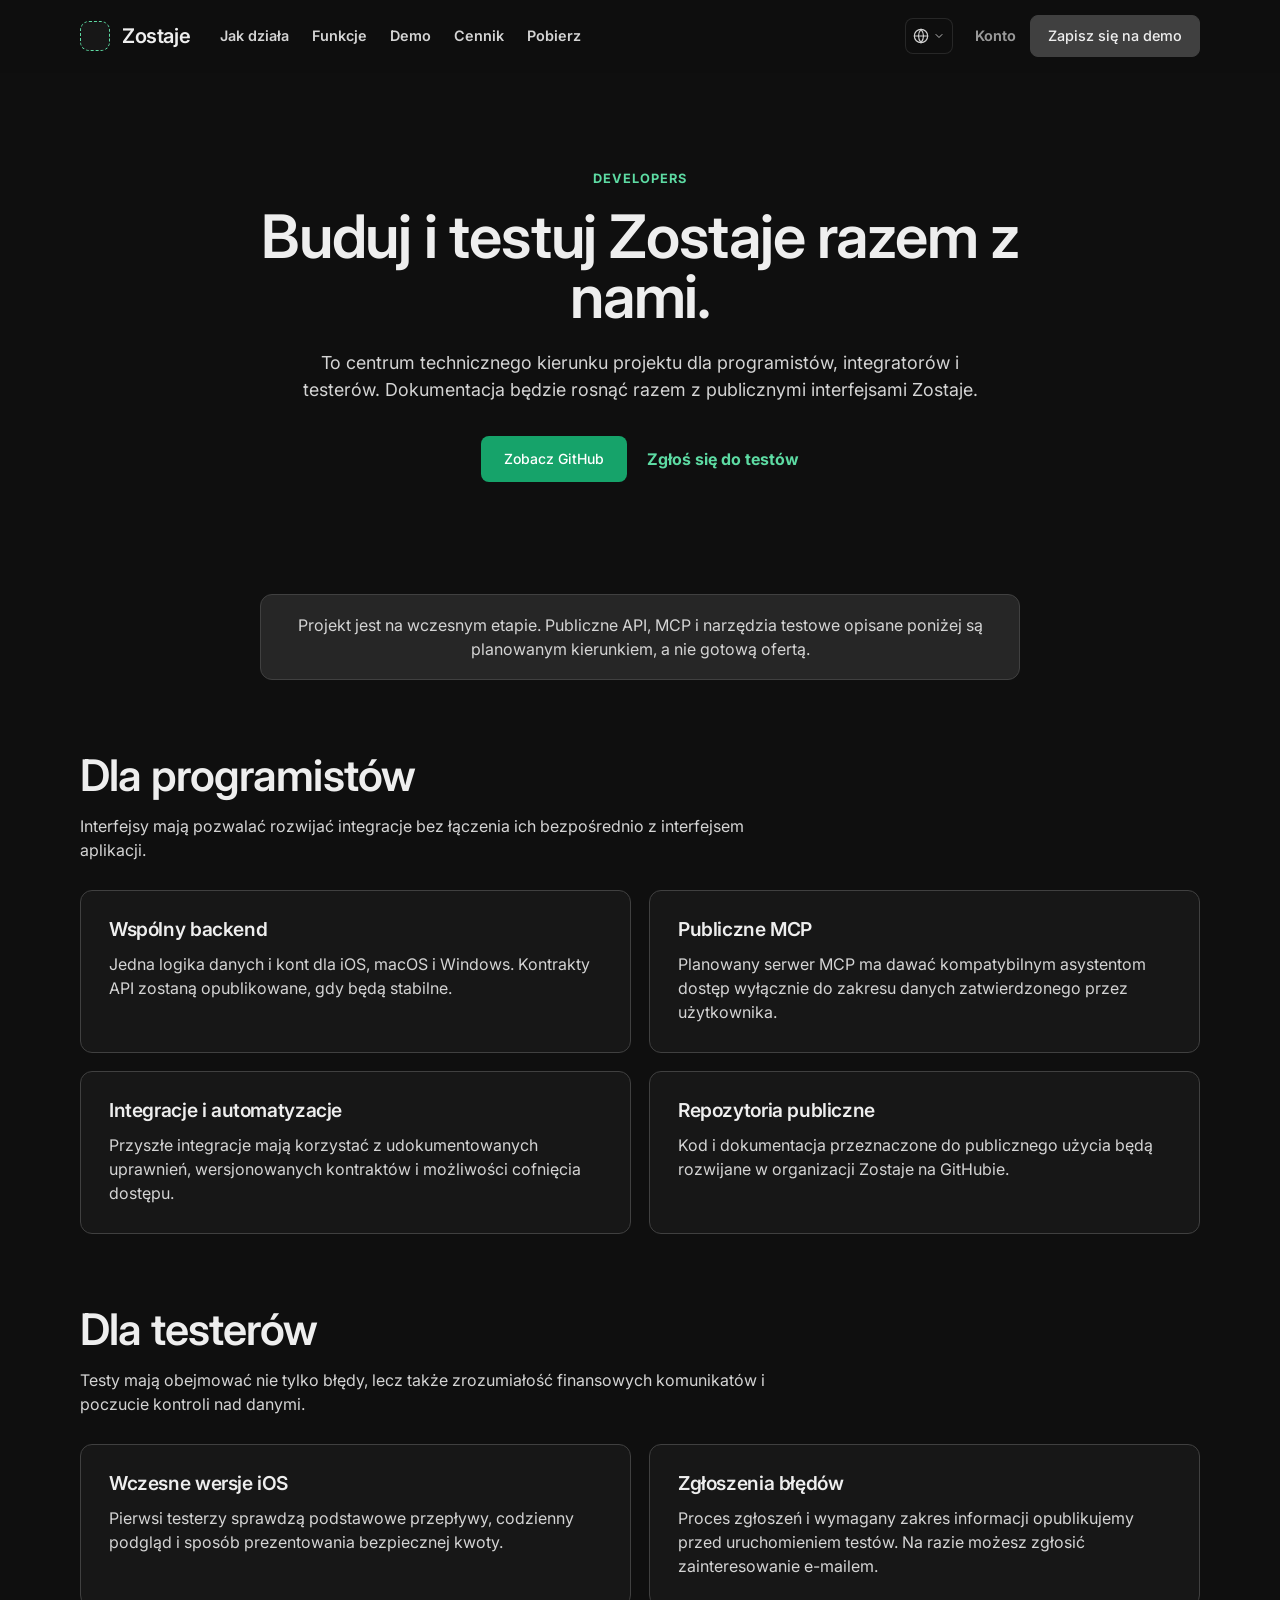
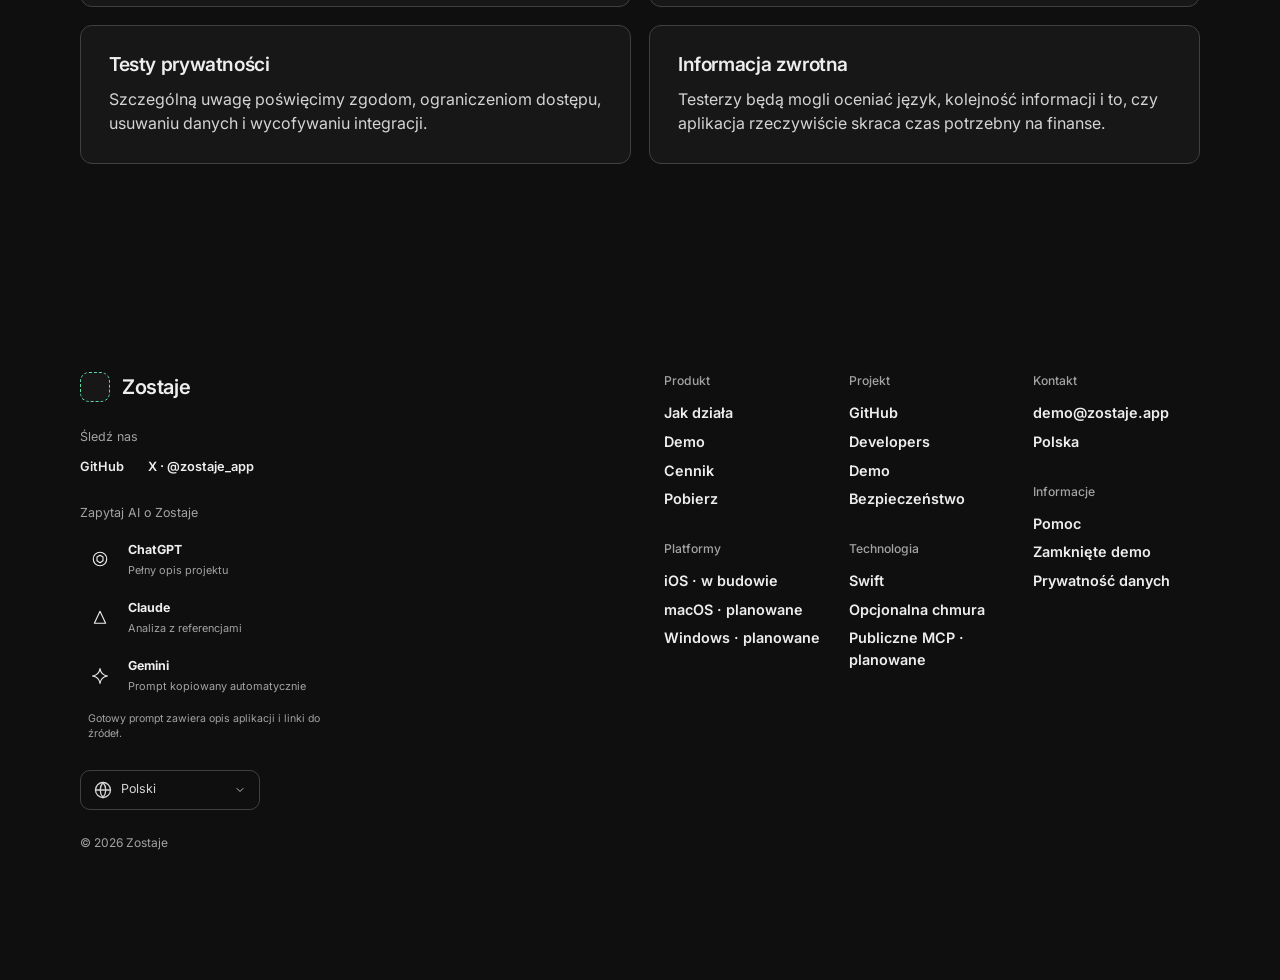
<file: developers/index.html>
<!doctype html>
<html lang="pl">
  <head>
    <meta charset="utf-8" />
    <meta name="viewport" content="width=device-width, initial-scale=1" />
    <meta
      name="description"
      content="Zostaje Developers: informacje dla programistów i testerów o planowanym MCP, wspólnym backendzie, integracjach, testach i rozwoju projektu."
    />
    <meta name="robots" content="index, follow, max-image-preview:large" />
    <meta name="theme-color" content="#0f0f0f" />
    <link rel="canonical" href="https://zostaje.com/developers/" />
    <meta property="og:type" content="website" />
    <meta property="og:site_name" content="Zostaje" />
    <meta property="og:locale" content="pl_PL" />
    <meta property="og:url" content="https://zostaje.com/developers/" />
    <meta
      property="og:title"
      content="Zostaje Developers — integracje i testy"
    />
    <meta
      property="og:description"
      content="Poznaj techniczny kierunek Zostaje i możliwości udziału programistów oraz testerów."
    />
    <meta property="og:image" content="https://zostaje.com/og-image.png" />
    <meta name="twitter:card" content="summary_large_image" />
    <title>Zostaje Developers — integracje i testy</title>
    <link rel="preconnect" href="https://fonts.googleapis.com" />
    <link rel="preconnect" href="https://fonts.gstatic.com" crossorigin />
    <link
      href="https://fonts.googleapis.com/css2?family=Inter:wght@400;500;600;700&display=swap"
      rel="stylesheet"
    />
    <link rel="stylesheet" href="../styles.css" />
    <script type="application/ld+json">
      {
        "@context": "https://schema.org",
        "@type": "WebPage",
        "name": "Zostaje Developers",
        "url": "https://zostaje.com/developers/",
        "description": "Centrum informacji technicznych dla programistów i testerów projektu Zostaje.",
        "isPartOf": {
          "@type": "WebSite",
          "name": "Zostaje",
          "url": "https://zostaje.com/"
        },
        "about": {
          "@type": "SoftwareApplication",
          "name": "Zostaje",
          "applicationCategory": "FinanceApplication"
        }
      }
    </script>
  </head>
  <body
    data-title-pl="Zostaje Developers — integracje i testy"
    data-title-en="Zostaje Developers — integrations and testing"
    data-description-pl="Zostaje Developers: informacje dla programistów i testerów o planowanym MCP, wspólnym backendzie, integracjach, testach i rozwoju projektu."
    data-description-en="Zostaje Developers: information for developers and testers about the planned MCP, shared backend, integrations, testing and project development."
  >
    <a
      class="skip-link"
      href="#main"
      data-pl="Przejdź do treści"
      data-en="Skip to content"
      >Przejdź do treści</a
    >
    <header class="site-header">
      <div class="container nav-wrap">
        <a class="brand" href="../index.html"
          ><span class="logo-placeholder"></span><span>Zostaje</span></a
        >
        <nav class="main-nav" aria-label="Główna nawigacja">
          <a
            href="../index.html#jak-dziala"
            data-pl="Jak działa"
            data-en="How it works"
            >Jak działa</a
          ><a href="../index.html#funkcje" data-pl="Funkcje" data-en="Features"
            >Funkcje</a
          ><a href="../demo/index.html">Demo</a
          ><a href="../pricing/index.html" data-pl="Cennik" data-en="Pricing"
            >Cennik</a
          ><a href="../download/index.html" data-pl="Pobierz" data-en="Download"
            >Pobierz</a
          >
        </nav>
        <div class="nav-right">
          <details class="language-menu">
            <summary aria-label="Zmień język">
              <svg class="language-globe" viewBox="0 0 24 24">
                <circle cx="12" cy="12" r="10"></circle>
                <path d="M2 12h20"></path>
                <path d="M12 2a15.3 15.3 0 0 1 0 20"></path>
                <path d="M12 2a15.3 15.3 0 0 0 0 20"></path></svg
              ><svg class="language-chevron" viewBox="0 0 24 24">
                <path d="m6 9 6 6 6-6"></path>
              </svg>
            </summary>
            <div class="language-dropdown">
              <button type="button" data-language="pl">Polski</button
              ><button type="button" data-language="en">English</button>
            </div>
          </details>
          <button
            class="account-link"
            type="button"
            disabled
            data-pl="Konto"
            data-en="Account"
          >
            Konto</button
          ><a
            class="button button-small button-outline"
            href="../index.html#demo"
            data-pl="Zapisz się na demo"
            data-en="Join the demo"
            >Zapisz się na demo</a
          ><button
            class="menu-toggle"
            type="button"
            aria-controls="mobile-menu"
            aria-expanded="false"
            aria-label="Otwórz menu"
          >
            <span></span><span></span><span></span>
          </button>
        </div>
      </div>
    </header>
    <div class="mobile-menu" id="mobile-menu" hidden>
      <div class="mobile-menu-inner">
        <div class="mobile-menu-top">
          <a class="brand" href="../index.html"
            ><span class="logo-placeholder"></span><span>Zostaje</span></a
          >
          <div class="mobile-menu-tools">
            <button
              class="mobile-language-toggle"
              type="button"
              aria-label="Zmień język"
            >
              <svg class="language-globe" viewBox="0 0 24 24">
                <circle cx="12" cy="12" r="10"></circle>
                <path d="M2 12h20"></path>
                <path d="M12 2a15.3 15.3 0 0 1 0 20"></path>
                <path d="M12 2a15.3 15.3 0 0 0 0 20"></path>
              </svg></button
            ><button class="menu-close" type="button" aria-label="Zamknij menu">
              <span></span><span></span>
            </button>
          </div>
        </div>
        <nav class="mobile-primary-nav" aria-label="Mobilna nawigacja">
          <a
            href="../index.html#jak-dziala"
            data-pl="Jak działa"
            data-en="How it works"
            >Jak działa</a
          ><a href="../index.html#funkcje" data-pl="Funkcje" data-en="Features"
            >Funkcje</a
          ><a href="../demo/index.html">Demo</a
          ><a href="../pricing/index.html" data-pl="Cennik" data-en="Pricing"
            >Cennik</a
          ><a href="../download/index.html" data-pl="Pobierz" data-en="Download"
            >Pobierz</a
          ><a
            href="../index.html#demo"
            data-pl="Zapisz się na demo"
            data-en="Join the demo"
            >Zapisz się na demo</a
          >
        </nav>
        <div class="mobile-secondary-nav">
          <p data-pl="Dowiedz się więcej" data-en="Learn more">
            Dowiedz się więcej
          </p>
          <div>
            <a href="../help/index.html" data-pl="Pomoc" data-en="Help">Pomoc</a
            ><a href="https://github.com/zostaje">GitHub</a
            ><a href="index.html">Developers</a
            ><a
              href="mailto:demo@zostaje.app"
              data-pl="Kontakt"
              data-en="Contact"
              >Kontakt</a
            >
          </div>
        </div>
        <div class="mobile-language-panel" hidden>
          <p>Język strony</p>
          <button type="button" data-language="pl">Polski</button
          ><button type="button" data-language="en">English</button>
        </div>
      </div>
    </div>
    <main class="subpage-main" id="main">
      <section class="subpage-hero">
        <div class="container subpage-hero-copy">
          <p class="subpage-kicker">Developers</p>
          <h1
            data-pl="Buduj i testuj Zostaje razem z nami."
            data-en="Build and test Zostaje with us."
          >
            Buduj i testuj Zostaje razem z nami.
          </h1>
          <p
            class="subpage-lead"
            data-pl="To centrum technicznego kierunku projektu dla programistów, integratorów i testerów. Dokumentacja będzie rosnąć razem z publicznymi interfejsami Zostaje."
            data-en="This is the technical project hub for developers, integrators and testers. Documentation will grow as Zostaje interfaces become public."
          >
            To centrum technicznego kierunku projektu dla programistów,
            integratorów i testerów. Dokumentacja będzie rosnąć razem z
            publicznymi interfejsami Zostaje.
          </p>
          <div class="subpage-actions">
            <a
              class="button button-primary"
              href="https://github.com/zostaje"
              data-pl="Zobacz GitHub"
              data-en="View GitHub"
              >Zobacz GitHub</a
            ><a
              class="text-link"
              href="mailto:demo@zostaje.app"
              data-pl="Zgłoś się do testów"
              data-en="Join testing"
              >Zgłoś się do testów</a
            >
          </div>
        </div>
      </section>
      <section class="subpage-content">
        <div class="container">
          <p
            class="developer-status"
            data-pl="Projekt jest na wczesnym etapie. Publiczne API, MCP i narzędzia testowe opisane poniżej są planowanym kierunkiem, a nie gotową ofertą."
            data-en="The project is at an early stage. The public API, MCP and testing tools described below are planned direction, not a finished offering."
          >
            Projekt jest na wczesnym etapie. Publiczne API, MCP i narzędzia
            testowe opisane poniżej są planowanym kierunkiem, a nie gotową
            ofertą.
          </p>
          <div class="help-section-heading">
            <h2 data-pl="Dla programistów" data-en="For developers">
              Dla programistów
            </h2>
            <p
              data-pl="Interfejsy mają pozwalać rozwijać integracje bez łączenia ich bezpośrednio z interfejsem aplikacji."
              data-en="Interfaces are intended to support integrations without coupling them directly to the app UI."
            >
              Interfejsy mają pozwalać rozwijać integracje bez łączenia ich
              bezpośrednio z interfejsem aplikacji.
            </p>
          </div>
          <div class="help-grid">
            <article class="help-card">
              <h2 data-pl="Wspólny backend" data-en="Shared backend">
                Wspólny backend
              </h2>
              <p
                data-pl="Jedna logika danych i kont dla iOS, macOS i Windows. Kontrakty API zostaną opublikowane, gdy będą stabilne."
                data-en="One data and account layer for iOS, macOS and Windows. API contracts will be published once stable."
              >
                Jedna logika danych i kont dla iOS, macOS i Windows. Kontrakty
                API zostaną opublikowane, gdy będą stabilne.
              </p>
            </article>
            <article class="help-card">
              <h2>Publiczne MCP</h2>
              <p
                data-pl="Planowany serwer MCP ma dawać kompatybilnym asystentom dostęp wyłącznie do zakresu danych zatwierdzonego przez użytkownika."
                data-en="The planned MCP server is intended to give compatible assistants access only to data scopes approved by the user."
              >
                Planowany serwer MCP ma dawać kompatybilnym asystentom dostęp
                wyłącznie do zakresu danych zatwierdzonego przez użytkownika.
              </p>
            </article>
            <article class="help-card">
              <h2
                data-pl="Integracje i automatyzacje"
                data-en="Integrations and automations"
              >
                Integracje i automatyzacje
              </h2>
              <p
                data-pl="Przyszłe integracje mają korzystać z udokumentowanych uprawnień, wersjonowanych kontraktów i możliwości cofnięcia dostępu."
                data-en="Future integrations are intended to use documented permissions, versioned contracts and revocable access."
              >
                Przyszłe integracje mają korzystać z udokumentowanych uprawnień,
                wersjonowanych kontraktów i możliwości cofnięcia dostępu.
              </p>
            </article>
            <article class="help-card">
              <h2 data-pl="Repozytoria publiczne" data-en="Public repositories">
                Repozytoria publiczne
              </h2>
              <p
                data-pl="Kod i dokumentacja przeznaczone do publicznego użycia będą rozwijane w organizacji Zostaje na GitHubie."
                data-en="Code and documentation intended for public use will be developed in the Zostaje GitHub organization."
              >
                Kod i dokumentacja przeznaczone do publicznego użycia będą
                rozwijane w organizacji Zostaje na GitHubie.
              </p>
            </article>
          </div>
          <div class="help-section-heading">
            <h2 data-pl="Dla testerów" data-en="For testers">Dla testerów</h2>
            <p
              data-pl="Testy mają obejmować nie tylko błędy, lecz także zrozumiałość finansowych komunikatów i poczucie kontroli nad danymi."
              data-en="Testing is intended to cover not only bugs but also clarity of financial messages and control over data."
            >
              Testy mają obejmować nie tylko błędy, lecz także zrozumiałość
              finansowych komunikatów i poczucie kontroli nad danymi.
            </p>
          </div>
          <div class="help-grid">
            <article class="help-card">
              <h2 data-pl="Wczesne wersje iOS" data-en="Early iOS builds">
                Wczesne wersje iOS
              </h2>
              <p
                data-pl="Pierwsi testerzy sprawdzą podstawowe przepływy, codzienny podgląd i sposób prezentowania bezpiecznej kwoty."
                data-en="Early testers will evaluate core flows, the daily view and how the safe-to-spend amount is presented."
              >
                Pierwsi testerzy sprawdzą podstawowe przepływy, codzienny
                podgląd i sposób prezentowania bezpiecznej kwoty.
              </p>
            </article>
            <article class="help-card">
              <h2 data-pl="Zgłoszenia błędów" data-en="Bug reports">
                Zgłoszenia błędów
              </h2>
              <p
                data-pl="Proces zgłoszeń i wymagany zakres informacji opublikujemy przed uruchomieniem testów. Na razie możesz zgłosić zainteresowanie e-mailem."
                data-en="The reporting process and required details will be published before testing starts. For now, register interest by email."
              >
                Proces zgłoszeń i wymagany zakres informacji opublikujemy przed
                uruchomieniem testów. Na razie możesz zgłosić zainteresowanie
                e-mailem.
              </p>
            </article>
            <article class="help-card">
              <h2 data-pl="Testy prywatności" data-en="Privacy testing">
                Testy prywatności
              </h2>
              <p
                data-pl="Szczególną uwagę poświęcimy zgodom, ograniczeniom dostępu, usuwaniu danych i wycofywaniu integracji."
                data-en="Special attention will go to consent, access limits, data deletion and integration revocation."
              >
                Szczególną uwagę poświęcimy zgodom, ograniczeniom dostępu,
                usuwaniu danych i wycofywaniu integracji.
              </p>
            </article>
            <article class="help-card">
              <h2 data-pl="Informacja zwrotna" data-en="Product feedback">
                Informacja zwrotna
              </h2>
              <p
                data-pl="Testerzy będą mogli oceniać język, kolejność informacji i to, czy aplikacja rzeczywiście skraca czas potrzebny na finanse."
                data-en="Testers will be able to assess language, information order and whether the app actually reduces time spent on finances."
              >
                Testerzy będą mogli oceniać język, kolejność informacji i to,
                czy aplikacja rzeczywiście skraca czas potrzebny na finanse.
              </p>
            </article>
          </div>
        </div>
      </section>
    </main>
    <footer class="site-footer subpage-footer">
      <div class="container footer-grid">
        <div class="footer-about">
          <a class="brand footer-brand" href="../index.html"
            ><span class="logo-placeholder"></span><span>Zostaje</span></a
          >
          <p class="footer-follow" data-pl="Śledź nas" data-en="Follow us">
            Śledź nas
          </p>
          <nav class="footer-socials" aria-label="Media społecznościowe">
            <a href="https://github.com/zostaje">GitHub</a
            ><a href="https://x.com/zostaje_app">X · @zostaje_app</a>
          </nav>
          <div class="footer-ai">
            <p
              class="footer-ai-heading"
              data-pl="Zapytaj AI o Zostaje"
              data-en="Ask AI about Zostaje"
            >
              Zapytaj AI o Zostaje
            </p>
            <div class="footer-ai-links">
              <a
                href="https://chatgpt.com/"
                data-ai="chatgpt"
                target="_blank"
                rel="noopener noreferrer"
                ><svg viewBox="0 0 24 24">
                  <circle cx="12" cy="12" r="9"></circle>
                  <path d="M8 9.2 12 7l4 2.2v5.2L12 17l-4-2.6Z"></path></svg
                ><span
                  ><strong>ChatGPT</strong
                  ><small
                    data-pl="Pełny opis projektu"
                    data-en="Full project overview"
                    >Pełny opis projektu</small
                  ></span
                ></a
              ><a
                href="https://claude.ai/new"
                data-ai="claude"
                target="_blank"
                rel="noopener noreferrer"
                ><svg viewBox="0 0 24 24">
                  <path d="M12 3 4.5 19h15Z"></path></svg
                ><span
                  ><strong>Claude</strong
                  ><small
                    data-pl="Analiza z referencjami"
                    data-en="Analysis with references"
                    >Analiza z referencjami</small
                  ></span
                ></a
              ><a
                href="https://gemini.google.com/app"
                data-ai="gemini"
                target="_blank"
                rel="noopener noreferrer"
                ><svg viewBox="0 0 24 24">
                  <path
                    d="M12 2c.8 5.7 4.3 9.2 10 10-5.7.8-9.2 4.3-10 10-.8-5.7-4.3-9.2-10-10 5.7-.8 9.2-4.3 10-10Z"
                  ></path></svg
                ><span
                  ><strong>Gemini</strong
                  ><small
                    data-pl="Prompt kopiowany automatycznie"
                    data-en="Prompt copied automatically"
                    >Prompt kopiowany automatycznie</small
                  ></span
                ></a
              >
            </div>
            <p
              class="footer-ai-note"
              aria-live="polite"
              data-pl="Gotowy prompt zawiera opis aplikacji i linki do źródeł."
              data-en="The prepared prompt includes an app description and source links."
            >
              Gotowy prompt zawiera opis aplikacji i linki do źródeł.
            </p>
          </div>
          <details class="footer-language">
            <summary>
              <svg class="language-globe" viewBox="0 0 24 24">
                <circle cx="12" cy="12" r="10"></circle>
                <path d="M2 12h20"></path>
                <path d="M12 2a15.3 15.3 0 0 1 0 20"></path>
                <path d="M12 2a15.3 15.3 0 0 0 0 20"></path></svg
              ><span class="footer-language-name">Polski</span
              ><svg class="language-chevron" viewBox="0 0 24 24">
                <path d="m6 9 6 6 6-6"></path>
              </svg>
            </summary>
            <div>
              <button type="button" data-language="pl">Polski</button
              ><button type="button" data-language="en">English</button>
            </div>
          </details>
          <small>© 2026 Zostaje</small>
        </div>
        <div class="footer-links">
          <div>
            <nav aria-label="Produkt">
              <strong data-pl="Produkt" data-en="Product">Produkt</strong
              ><a
                href="../index.html#jak-dziala"
                data-pl="Jak działa"
                data-en="How it works"
                >Jak działa</a
              ><a href="../demo/index.html">Demo</a
              ><a
                href="../pricing/index.html"
                data-pl="Cennik"
                data-en="Pricing"
                >Cennik</a
              ><a
                href="../download/index.html"
                data-pl="Pobierz"
                data-en="Download"
                >Pobierz</a
              >
            </nav>
            <nav aria-label="Platformy">
              <strong data-pl="Platformy" data-en="Platforms">Platformy</strong
              ><span data-pl="iOS · w budowie" data-en="iOS · in development"
                >iOS · w budowie</span
              ><span data-pl="macOS · planowane" data-en="macOS · planned"
                >macOS · planowane</span
              ><span data-pl="Windows · planowane" data-en="Windows · planned"
                >Windows · planowane</span
              >
            </nav>
          </div>
          <div>
            <nav aria-label="Projekt">
              <strong data-pl="Projekt" data-en="Project">Projekt</strong
              ><a href="https://github.com/zostaje">GitHub</a
              ><a href="index.html">Developers</a
              ><a href="../index.html#demo">Demo</a
              ><a
                href="../index.html#bezpieczenstwo"
                data-pl="Bezpieczeństwo"
                data-en="Security"
                >Bezpieczeństwo</a
              >
            </nav>
            <nav aria-label="Technologia">
              <strong data-pl="Technologia" data-en="Technology"
                >Technologia</strong
              ><span>Swift</span
              ><span data-pl="Opcjonalna chmura" data-en="Optional cloud"
                >Opcjonalna chmura</span
              ><span
                data-pl="Publiczne MCP · planowane"
                data-en="Public MCP · planned"
                >Publiczne MCP · planowane</span
              >
            </nav>
          </div>
          <div>
            <nav aria-label="Kontakt">
              <strong data-pl="Kontakt" data-en="Contact">Kontakt</strong
              ><a href="mailto:demo@zostaje.app">demo@zostaje.app</a
              ><span data-pl="Polska" data-en="Poland">Polska</span>
            </nav>
            <nav aria-label="Informacje">
              <strong data-pl="Informacje" data-en="Information"
                >Informacje</strong
              ><a href="../help/index.html" data-pl="Pomoc" data-en="Help"
                >Pomoc</a
              ><a
                href="../index.html#demo"
                data-pl="Zamknięte demo"
                data-en="Private demo"
                >Zamknięte demo</a
              ><a
                href="../index.html#bezpieczenstwo"
                data-pl="Prywatność danych"
                data-en="Data privacy"
                >Prywatność danych</a
              >
            </nav>
          </div>
        </div>
      </div>
    </footer>
    <script src="../subpage.js"></script>
  </body>
</html>
</file>
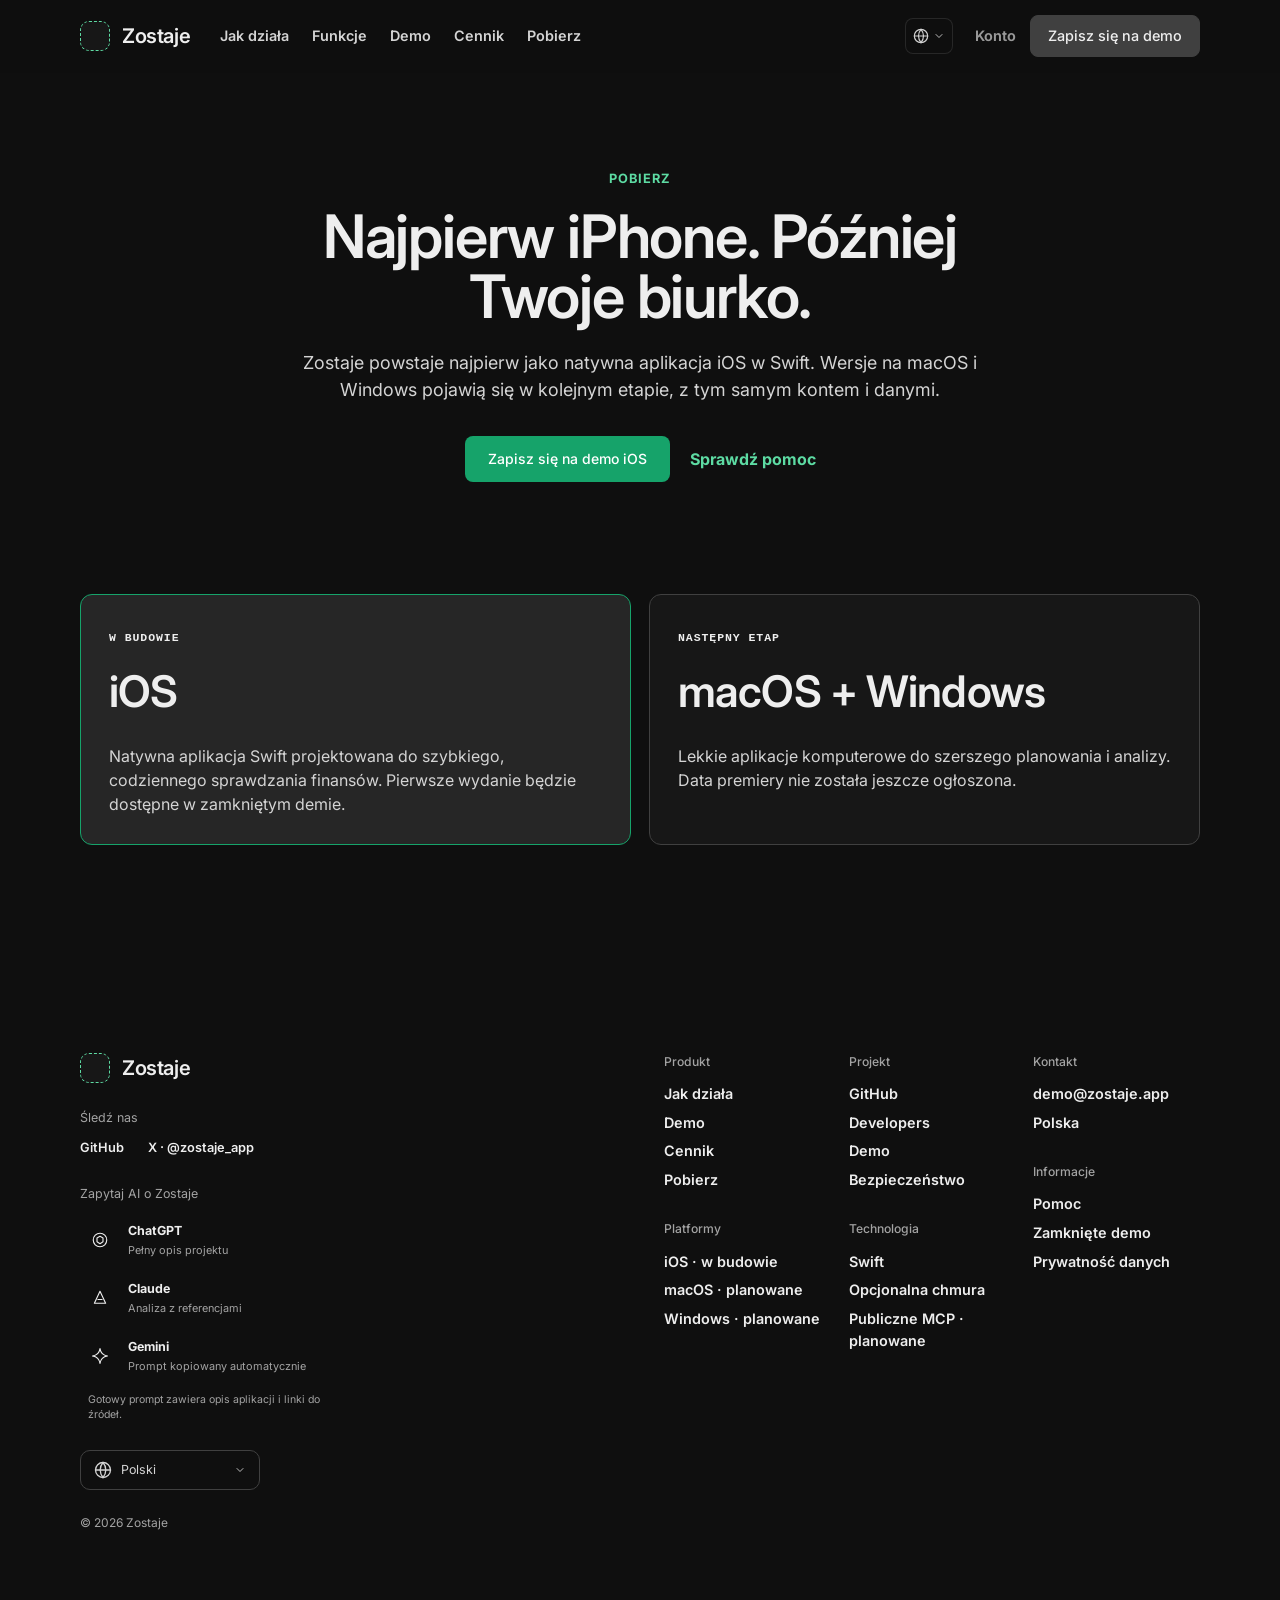
<file: download/index.html>
<!doctype html>
<html lang="pl">
  <head>
    <meta charset="utf-8" />
    <meta name="viewport" content="width=device-width, initial-scale=1" />
    <meta
      name="description"
      content="Pobierz Zostaje na iOS lub zapisz się na pierwsze demo. Sprawdź planowane wersje aplikacji na iPhone, macOS i Windows."
    />
    <meta name="robots" content="index, follow, max-image-preview:large" />
    <meta name="theme-color" content="#0f0f0f" />
    <link rel="canonical" href="https://zostaje.com/download/" />
    <meta property="og:type" content="website" />
    <meta property="og:site_name" content="Zostaje" />
    <meta property="og:locale" content="pl_PL" />
    <meta property="og:url" content="https://zostaje.com/download/" />
    <meta
      property="og:title"
      content="Pobierz Zostaje — iOS, macOS i Windows"
    />
    <meta
      property="og:description"
      content="Zostaje powstaje najpierw na iPhone’a. Zapisz się na pierwsze demo i sprawdź plan kolejnych platform."
    />
    <meta property="og:image" content="https://zostaje.com/og-image.png" />
    <meta name="twitter:card" content="summary_large_image" />
    <title>Pobierz Zostaje — iOS, macOS i Windows</title>
    <link rel="preconnect" href="https://fonts.googleapis.com" />
    <link rel="preconnect" href="https://fonts.gstatic.com" crossorigin />
    <link
      href="https://fonts.googleapis.com/css2?family=Inter:wght@400;500;600;700&display=swap"
      rel="stylesheet"
    />
    <link rel="stylesheet" href="../styles.css" />
    <script type="application/ld+json">
      {
        "@context": "https://schema.org",
        "@type": "SoftwareApplication",
        "name": "Zostaje",
        "applicationCategory": "FinanceApplication",
        "operatingSystem": "iOS",
        "url": "https://zostaje.com/download/",
        "description": "Aplikacja do codziennych finansów, która pokazuje, ile można bezpiecznie wydać.",
        "offers": {
          "@type": "Offer",
          "price": "0",
          "priceCurrency": "PLN",
          "availability": "https://schema.org/PreOrder",
          "description": "Bezpłatne pierwsze zamknięte demo"
        }
      }
    </script>
  </head>
  <body
    data-title-pl="Pobierz Zostaje — iOS, macOS i Windows"
    data-title-en="Download Zostaje — iOS, macOS and Windows"
    data-description-pl="Pobierz Zostaje na iOS lub zapisz się na pierwsze demo. Sprawdź planowane wersje aplikacji na iPhone, macOS i Windows."
    data-description-en="Download Zostaje for iOS or join the first demo. See the roadmap for iPhone, macOS and Windows."
  >
    <a
      class="skip-link"
      href="#main"
      data-pl="Przejdź do treści"
      data-en="Skip to content"
      >Przejdź do treści</a
    >
    <header class="site-header">
      <div class="container nav-wrap">
        <a
          class="brand"
          href="../index.html"
          aria-label="Zostaje — strona główna"
          ><span class="logo-placeholder" aria-hidden="true"></span
          ><span>Zostaje</span></a
        >
        <nav class="main-nav" aria-label="Główna nawigacja">
          <a
            href="../index.html#jak-dziala"
            data-pl="Jak działa"
            data-en="How it works"
            >Jak działa</a
          >
          <a href="../index.html#funkcje" data-pl="Funkcje" data-en="Features"
            >Funkcje</a
          >
          <a href="../demo/index.html">Demo</a>
          <a href="../pricing/index.html" data-pl="Cennik" data-en="Pricing"
            >Cennik</a
          >
          <a href="index.html" data-pl="Pobierz" data-en="Download">Pobierz</a>
        </nav>
        <div class="nav-right">
          <details class="language-menu">
            <summary aria-label="Zmień język">
              <svg
                class="language-globe"
                viewBox="0 0 24 24"
                aria-hidden="true"
              >
                <circle cx="12" cy="12" r="10"></circle>
                <path d="M2 12h20"></path>
                <path d="M12 2a15.3 15.3 0 0 1 0 20"></path>
                <path d="M12 2a15.3 15.3 0 0 0 0 20"></path></svg
              ><svg
                class="language-chevron"
                viewBox="0 0 24 24"
                aria-hidden="true"
              >
                <path d="m6 9 6 6 6-6"></path>
              </svg>
            </summary>
            <div class="language-dropdown">
              <button type="button" data-language="pl">Polski</button
              ><button type="button" data-language="en">English</button>
            </div>
          </details>
          <button
            class="account-link"
            type="button"
            disabled
            data-pl="Konto"
            data-en="Account"
          >
            Konto
          </button>
          <a
            class="button button-small button-outline"
            href="../index.html#demo"
            data-pl="Zapisz się na demo"
            data-en="Join the demo"
            >Zapisz się na demo</a
          >
          <button
            class="menu-toggle"
            type="button"
            aria-controls="mobile-menu"
            aria-expanded="false"
            aria-label="Otwórz menu"
          >
            <span></span><span></span><span></span>
          </button>
        </div>
      </div>
    </header>
    <div class="mobile-menu" id="mobile-menu" hidden>
      <div class="mobile-menu-inner">
        <div class="mobile-menu-top">
          <a class="brand" href="../index.html"
            ><span class="logo-placeholder" aria-hidden="true"></span
            ><span>Zostaje</span></a
          >
          <div class="mobile-menu-tools">
            <button
              class="mobile-language-toggle"
              type="button"
              aria-label="Zmień język"
            >
              <svg
                class="language-globe"
                viewBox="0 0 24 24"
                aria-hidden="true"
              >
                <circle cx="12" cy="12" r="10"></circle>
                <path d="M2 12h20"></path>
                <path d="M12 2a15.3 15.3 0 0 1 0 20"></path>
                <path d="M12 2a15.3 15.3 0 0 0 0 20"></path>
              </svg></button
            ><button class="menu-close" type="button" aria-label="Zamknij menu">
              <span></span><span></span>
            </button>
          </div>
        </div>
        <nav class="mobile-primary-nav" aria-label="Mobilna nawigacja">
          <a
            href="../index.html#jak-dziala"
            data-pl="Jak działa"
            data-en="How it works"
            >Jak działa</a
          ><a href="../index.html#funkcje" data-pl="Funkcje" data-en="Features"
            >Funkcje</a
          ><a href="../demo/index.html">Demo</a
          ><a href="../pricing/index.html" data-pl="Cennik" data-en="Pricing"
            >Cennik</a
          ><a href="index.html" data-pl="Pobierz" data-en="Download">Pobierz</a
          ><a
            href="../index.html#demo"
            data-pl="Zapisz się na demo"
            data-en="Join the demo"
            >Zapisz się na demo</a
          >
        </nav>
        <div class="mobile-secondary-nav">
          <p data-pl="Dowiedz się więcej" data-en="Learn more">
            Dowiedz się więcej
          </p>
          <div>
            <a href="../help/index.html" data-pl="Pomoc" data-en="Help">Pomoc</a
            ><a href="https://github.com/zostaje">GitHub</a
            ><a
              href="../index.html#bezpieczenstwo"
              data-pl="Bezpieczeństwo"
              data-en="Security"
              >Bezpieczeństwo</a
            ><a
              href="mailto:demo@zostaje.app"
              data-pl="Kontakt"
              data-en="Contact"
              >Kontakt</a
            >
          </div>
        </div>
        <div class="mobile-language-panel" hidden>
          <p>Język strony</p>
          <button type="button" data-language="pl">Polski</button
          ><button type="button" data-language="en">English</button>
        </div>
      </div>
    </div>
    <main class="subpage-main" id="main">
      <section class="subpage-hero">
        <div class="container subpage-hero-copy">
          <p class="subpage-kicker" data-pl="Pobierz" data-en="Download">
            Pobierz
          </p>
          <h1
            data-pl="Najpierw iPhone. Później Twoje biurko."
            data-en="iPhone first. Your desktop next."
          >
            Najpierw iPhone. Później Twoje biurko.
          </h1>
          <p
            class="subpage-lead"
            data-pl="Zostaje powstaje najpierw jako natywna aplikacja iOS w Swift. Wersje na macOS i Windows pojawią się w kolejnym etapie, z tym samym kontem i danymi."
            data-en="Zostaje is being built first as a native iOS app in Swift. macOS and Windows versions will follow, using the same account and data."
          >
            Zostaje powstaje najpierw jako natywna aplikacja iOS w Swift. Wersje
            na macOS i Windows pojawią się w kolejnym etapie, z tym samym kontem
            i danymi.
          </p>
          <div class="subpage-actions">
            <a
              class="button button-primary"
              href="../index.html#demo"
              data-pl="Zapisz się na demo iOS"
              data-en="Join the iOS demo"
              >Zapisz się na demo iOS</a
            ><a
              class="text-link"
              href="../help/index.html"
              data-pl="Sprawdź pomoc"
              data-en="Visit help"
              >Sprawdź pomoc</a
            >
          </div>
        </div>
      </section>
      <section class="subpage-content">
        <div class="container subpage-grid">
          <article class="subpage-card is-active">
            <span
              class="platform-status"
              data-pl="W budowie"
              data-en="In development"
              >W budowie</span
            >
            <h2>iOS</h2>
            <p
              data-pl="Natywna aplikacja Swift projektowana do szybkiego, codziennego sprawdzania finansów. Pierwsze wydanie będzie dostępne w zamkniętym demie."
              data-en="A native Swift app designed for quick daily finance checks. The first release will be available through a private demo."
            >
              Natywna aplikacja Swift projektowana do szybkiego, codziennego
              sprawdzania finansów. Pierwsze wydanie będzie dostępne w
              zamkniętym demie.
            </p>
          </article>
          <article class="subpage-card">
            <span
              class="platform-status"
              data-pl="Następny etap"
              data-en="Next stage"
              >Następny etap</span
            >
            <h2>macOS + Windows</h2>
            <p
              data-pl="Lekkie aplikacje komputerowe do szerszego planowania i analizy. Data premiery nie została jeszcze ogłoszona."
              data-en="Lightweight desktop apps for broader planning and analysis. A release date has not been announced yet."
            >
              Lekkie aplikacje komputerowe do szerszego planowania i analizy.
              Data premiery nie została jeszcze ogłoszona.
            </p>
          </article>
        </div>
      </section>
    </main>
    <footer class="site-footer subpage-footer">
      <div class="container footer-grid">
        <div class="footer-about">
          <a class="brand footer-brand" href="../index.html"
            ><span class="logo-placeholder" aria-hidden="true"></span
            ><span>Zostaje</span></a
          >
          <p class="footer-follow" data-pl="Śledź nas" data-en="Follow us">
            Śledź nas
          </p>
          <nav class="footer-socials" aria-label="Media społecznościowe">
            <a href="https://github.com/zostaje">GitHub</a
            ><a href="https://x.com/zostaje_app">X · @zostaje_app</a>
          </nav>
          <div class="footer-ai">
            <p
              class="footer-ai-heading"
              data-pl="Zapytaj AI o Zostaje"
              data-en="Ask AI about Zostaje"
            >
              Zapytaj AI o Zostaje
            </p>
            <div class="footer-ai-links">
              <a
                href="https://chatgpt.com/"
                data-ai="chatgpt"
                target="_blank"
                rel="noopener noreferrer"
                ><svg viewBox="0 0 24 24" aria-hidden="true">
                  <circle cx="12" cy="12" r="9"></circle>
                  <path d="M8 9.2 12 7l4 2.2v5.2L12 17l-4-2.6Z"></path></svg
                ><span
                  ><strong>ChatGPT</strong
                  ><small
                    data-pl="Pełny opis projektu"
                    data-en="Full project overview"
                    >Pełny opis projektu</small
                  ></span
                ></a
              >
              <a
                href="https://claude.ai/new"
                data-ai="claude"
                target="_blank"
                rel="noopener noreferrer"
                ><svg viewBox="0 0 24 24" aria-hidden="true">
                  <path d="M12 3 4.5 19h15Z"></path>
                  <path d="M9.2 14h5.6"></path></svg
                ><span
                  ><strong>Claude</strong
                  ><small
                    data-pl="Analiza z referencjami"
                    data-en="Analysis with references"
                    >Analiza z referencjami</small
                  ></span
                ></a
              >
              <a
                href="https://gemini.google.com/app"
                data-ai="gemini"
                target="_blank"
                rel="noopener noreferrer"
                ><svg viewBox="0 0 24 24" aria-hidden="true">
                  <path
                    d="M12 2c.8 5.7 4.3 9.2 10 10-5.7.8-9.2 4.3-10 10-.8-5.7-4.3-9.2-10-10 5.7-.8 9.2-4.3 10-10Z"
                  ></path></svg
                ><span
                  ><strong>Gemini</strong
                  ><small
                    data-pl="Prompt kopiowany automatycznie"
                    data-en="Prompt copied automatically"
                    >Prompt kopiowany automatycznie</small
                  ></span
                ></a
              >
            </div>
            <p
              class="footer-ai-note"
              aria-live="polite"
              data-pl="Gotowy prompt zawiera opis aplikacji i linki do źródeł."
              data-en="The prepared prompt includes an app description and source links."
            >
              Gotowy prompt zawiera opis aplikacji i linki do źródeł.
            </p>
          </div>
          <details class="footer-language">
            <summary>
              <svg
                class="language-globe"
                viewBox="0 0 24 24"
                aria-hidden="true"
              >
                <circle cx="12" cy="12" r="10"></circle>
                <path d="M2 12h20"></path>
                <path d="M12 2a15.3 15.3 0 0 1 0 20"></path>
                <path d="M12 2a15.3 15.3 0 0 0 0 20"></path></svg
              ><span class="footer-language-name">Polski</span
              ><svg class="language-chevron" viewBox="0 0 24 24">
                <path d="m6 9 6 6 6-6"></path>
              </svg>
            </summary>
            <div>
              <button type="button" data-language="pl">Polski</button
              ><button type="button" data-language="en">English</button>
            </div>
          </details>
          <small>© 2026 Zostaje</small>
        </div>
        <div class="footer-links">
          <div>
            <nav aria-label="Produkt">
              <strong data-pl="Produkt" data-en="Product">Produkt</strong
              ><a
                href="../index.html#jak-dziala"
                data-pl="Jak działa"
                data-en="How it works"
                >Jak działa</a
              ><a href="../demo/index.html">Demo</a
              ><a
                href="../pricing/index.html"
                data-pl="Cennik"
                data-en="Pricing"
                >Cennik</a
              ><a href="index.html" data-pl="Pobierz" data-en="Download"
                >Pobierz</a
              >
            </nav>
            <nav aria-label="Platformy">
              <strong data-pl="Platformy" data-en="Platforms">Platformy</strong>
              <span data-pl="iOS · w budowie" data-en="iOS · in development"
                >iOS · w budowie</span
              >
              <span data-pl="macOS · planowane" data-en="macOS · planned"
                >macOS · planowane</span
              >
              <span data-pl="Windows · planowane" data-en="Windows · planned"
                >Windows · planowane</span
              >
            </nav>
          </div>
          <div>
            <nav aria-label="Projekt">
              <strong data-pl="Projekt" data-en="Project">Projekt</strong>
              <a href="https://github.com/zostaje">GitHub</a>
              <a href="../developers/index.html">Developers</a>
              <a href="../demo/index.html" data-pl="Demo" data-en="Demo"
                >Demo</a
              >
              <a
                href="../index.html#bezpieczenstwo"
                data-pl="Bezpieczeństwo"
                data-en="Security"
                >Bezpieczeństwo</a
              >
            </nav>
            <nav aria-label="Technologia">
              <strong data-pl="Technologia" data-en="Technology"
                >Technologia</strong
              >
              <span>Swift</span>
              <span data-pl="Opcjonalna chmura" data-en="Optional cloud"
                >Opcjonalna chmura</span
              >
              <span
                data-pl="Publiczne MCP · planowane"
                data-en="Public MCP · planned"
                >Publiczne MCP · planowane</span
              >
            </nav>
          </div>
          <div>
            <nav aria-label="Kontakt">
              <strong data-pl="Kontakt" data-en="Contact">Kontakt</strong
              ><a href="mailto:demo@zostaje.app">demo@zostaje.app</a
              ><span data-pl="Polska" data-en="Poland">Polska</span>
            </nav>
            <nav aria-label="Informacje">
              <strong data-pl="Informacje" data-en="Information"
                >Informacje</strong
              >
              <a href="../help/index.html" data-pl="Pomoc" data-en="Help"
                >Pomoc</a
              >
              <a
                href="../index.html#demo"
                data-pl="Zamknięte demo"
                data-en="Private demo"
                >Zamknięte demo</a
              >
              <a
                href="../index.html#bezpieczenstwo"
                data-pl="Prywatność danych"
                data-en="Data privacy"
                >Prywatność danych</a
              >
            </nav>
          </div>
        </div>
      </div>
    </footer>
    <script src="../subpage.js"></script>
  </body>
</html>
</file>
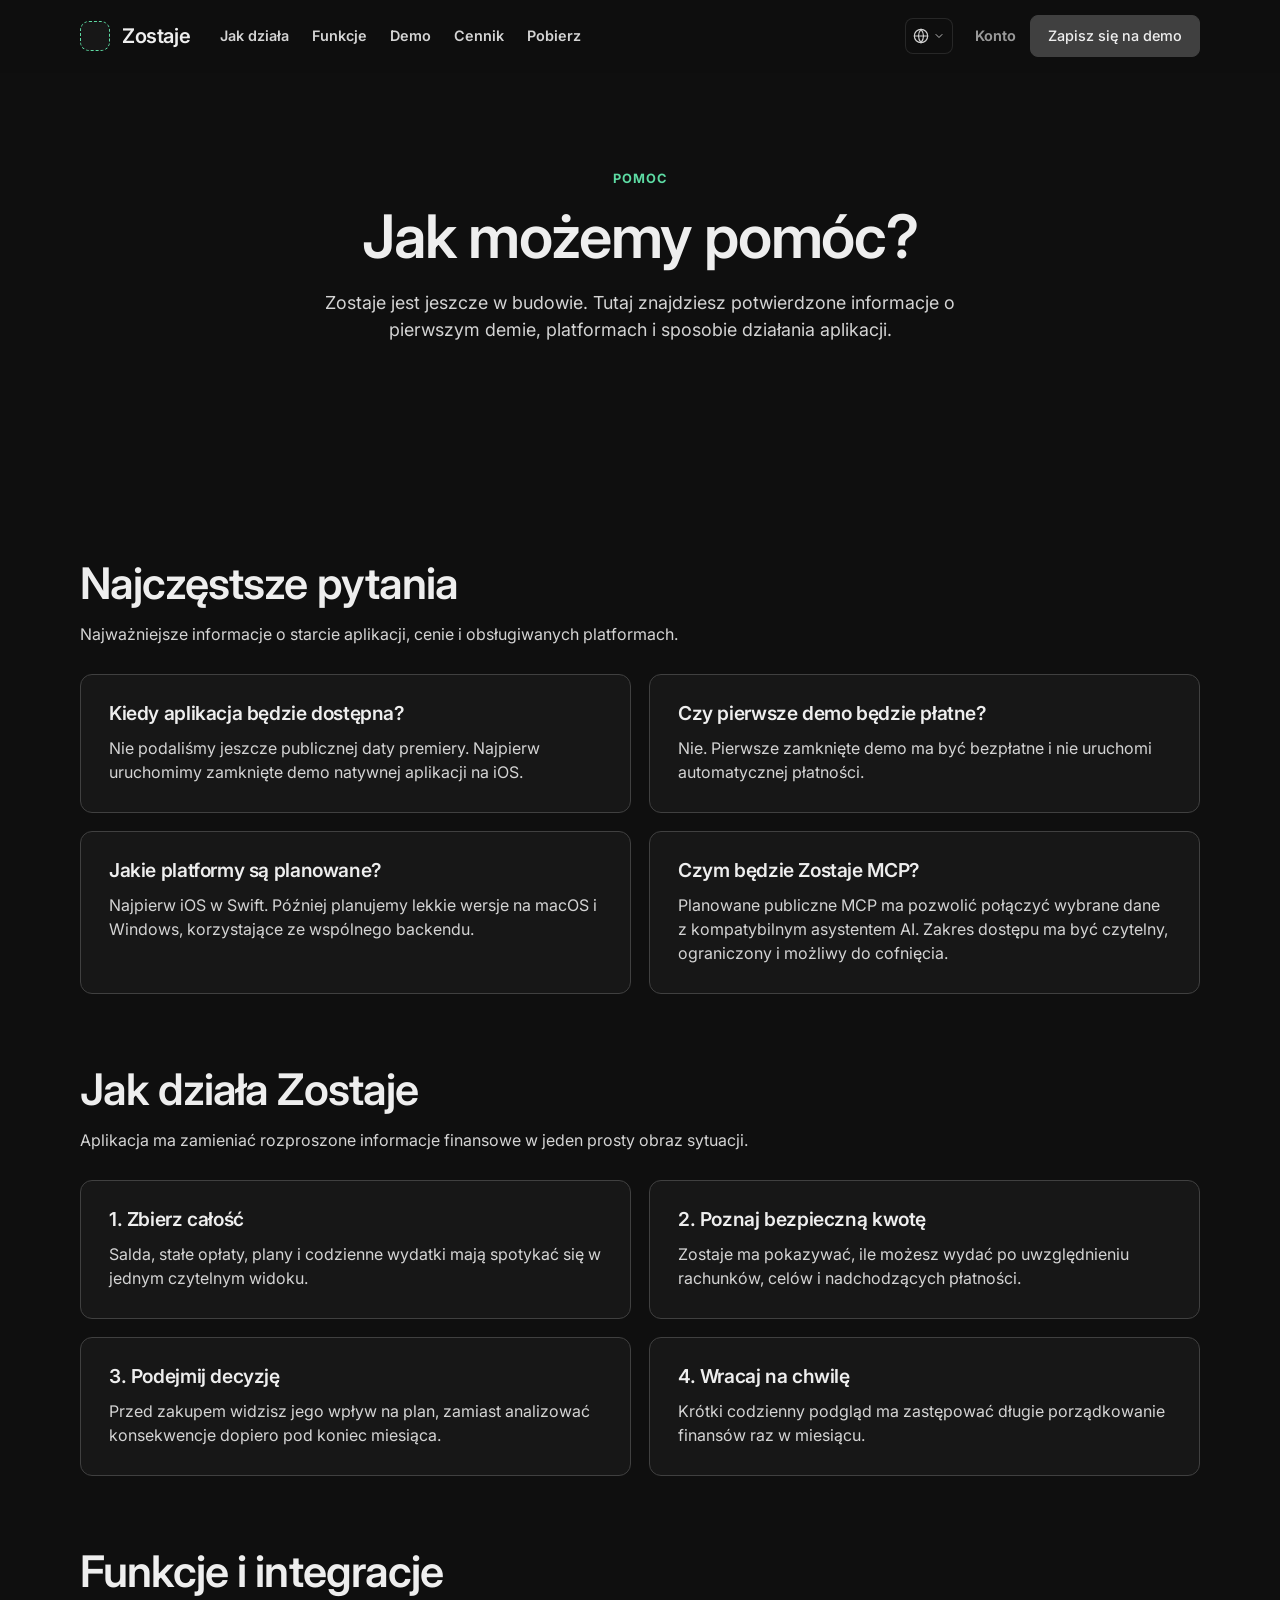
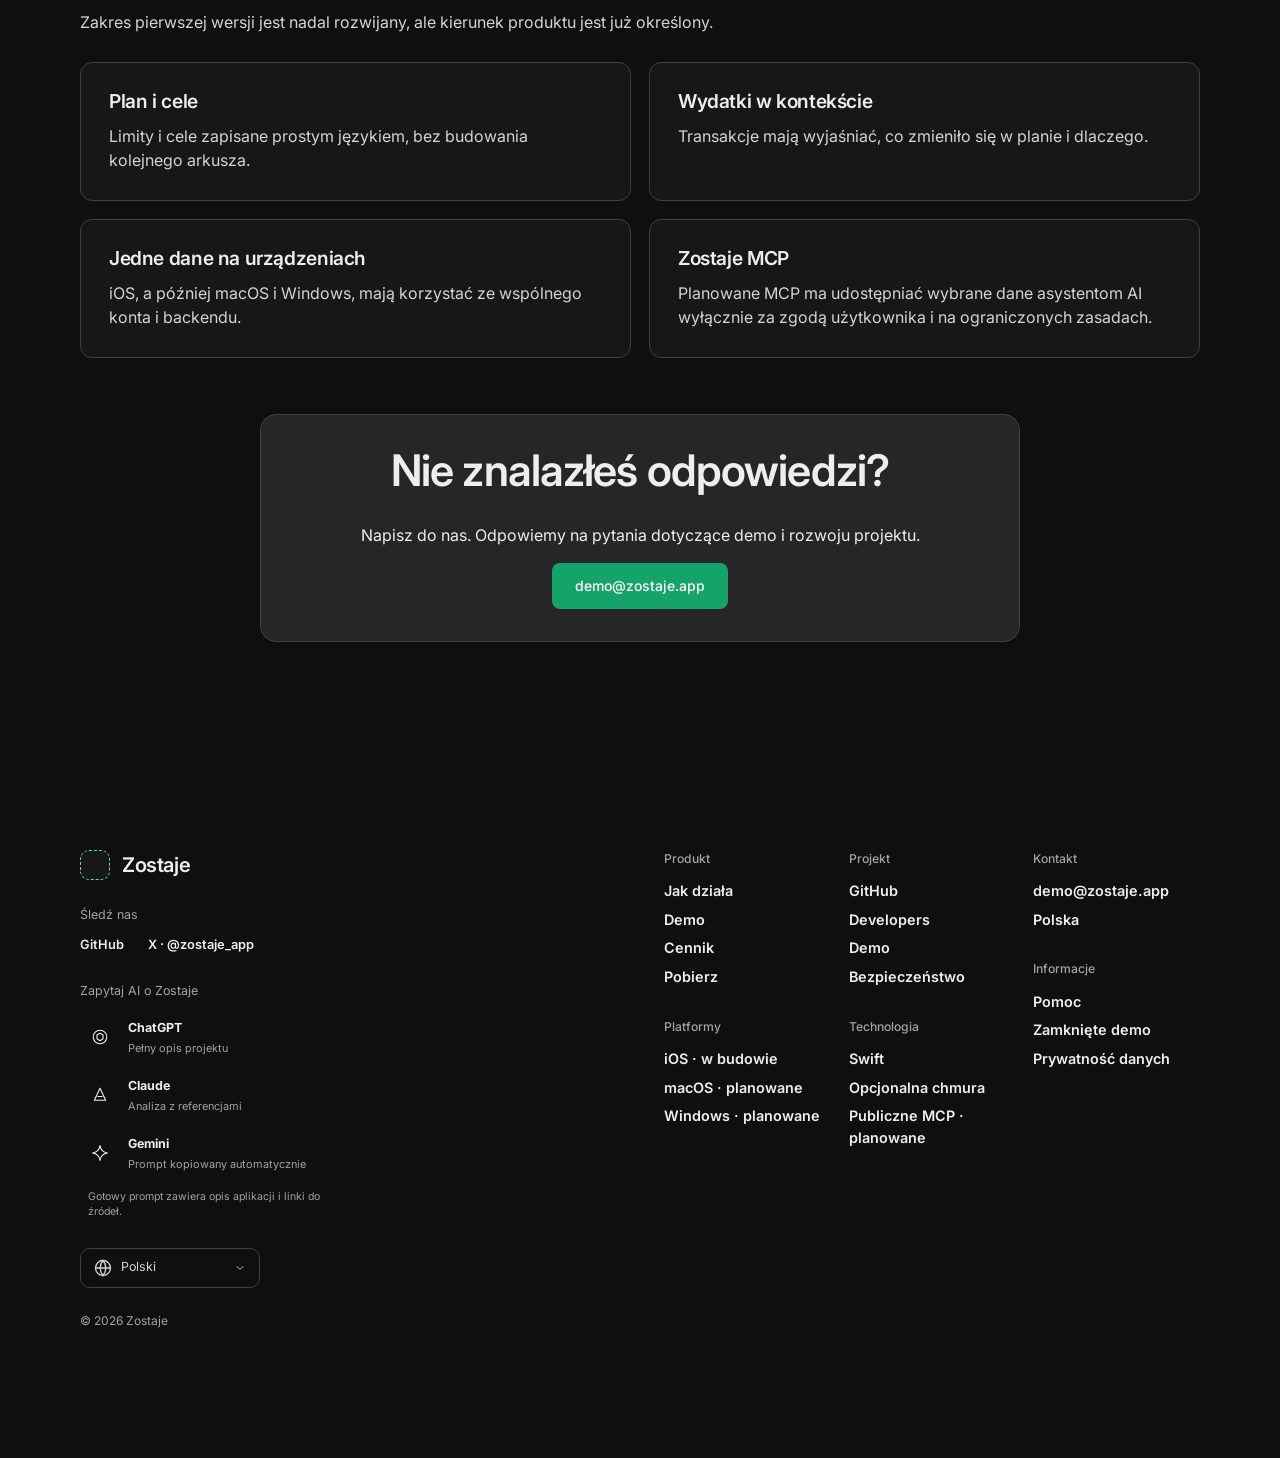
<file: help/index.html>
<!doctype html>
<html lang="pl">
  <head>
    <meta charset="utf-8" />
    <meta name="viewport" content="width=device-width, initial-scale=1" />
    <meta
      name="description"
      content="Pomoc Zostaje: odpowiedzi na pytania o demo, platformy, bezpieczeństwo danych, konto i planowaną integrację MCP."
    />
    <meta name="robots" content="index, follow, max-image-preview:large" />
    <meta name="theme-color" content="#0f0f0f" />
    <link rel="canonical" href="https://zostaje.com/help/" />
    <meta property="og:type" content="website" />
    <meta property="og:site_name" content="Zostaje" />
    <meta property="og:locale" content="pl_PL" />
    <meta property="og:url" content="https://zostaje.com/help/" />
    <meta property="og:title" content="Pomoc Zostaje — najczęstsze pytania" />
    <meta
      property="og:description"
      content="Znajdź odpowiedzi dotyczące aplikacji, demo, danych i planowanych platform."
    />
    <meta property="og:image" content="https://zostaje.com/og-image.png" />
    <meta name="twitter:card" content="summary_large_image" />
    <title>Pomoc Zostaje — najczęstsze pytania</title>
    <link rel="preconnect" href="https://fonts.googleapis.com" />
    <link rel="preconnect" href="https://fonts.gstatic.com" crossorigin />
    <link
      href="https://fonts.googleapis.com/css2?family=Inter:wght@400;500;600;700&display=swap"
      rel="stylesheet"
    />
    <link rel="stylesheet" href="../styles.css" />
    <script type="application/ld+json">
      {
        "@context": "https://schema.org",
        "@type": "FAQPage",
        "url": "https://zostaje.com/help/",
        "mainEntity": [
          {
            "@type": "Question",
            "name": "Kiedy będzie dostępne Zostaje?",
            "acceptedAnswer": {
              "@type": "Answer",
              "text": "Aplikacja jest w trakcie tworzenia. Pierwsza wersja będzie dostępna w zamkniętym demie na iOS."
            }
          },
          {
            "@type": "Question",
            "name": "Czy pierwsze demo będzie płatne?",
            "acceptedAnswer": {
              "@type": "Answer",
              "text": "Nie. Pierwsze zamknięte demo ma być bezpłatne."
            }
          },
          {
            "@type": "Question",
            "name": "Na jakich platformach pojawi się aplikacja?",
            "acceptedAnswer": {
              "@type": "Answer",
              "text": "Najpierw na iOS, a w kolejnym etapie planowane są lekkie aplikacje na macOS i Windows."
            }
          },
          {
            "@type": "Question",
            "name": "Czym będzie Zostaje MCP?",
            "acceptedAnswer": {
              "@type": "Answer",
              "text": "Planowane publiczne MCP ma pozwolić użytkownikowi udostępniać wybrane dane kompatybilnym asystentom AI na jasno określonych zasadach."
            }
          }
        ]
      }
    </script>
  </head>
  <body
    data-title-pl="Pomoc Zostaje — najczęstsze pytania"
    data-title-en="Zostaje Help — frequently asked questions"
    data-description-pl="Pomoc Zostaje: odpowiedzi na pytania o demo, platformy, bezpieczeństwo danych, konto i planowaną integrację MCP."
    data-description-en="Zostaje Help: answers about the demo, platforms, data security, accounts and the planned MCP integration."
  >
    <a
      class="skip-link"
      href="#main"
      data-pl="Przejdź do treści"
      data-en="Skip to content"
      >Przejdź do treści</a
    >
    <header class="site-header">
      <div class="container nav-wrap">
        <a class="brand" href="../index.html"
          ><span class="logo-placeholder"></span><span>Zostaje</span></a
        >
        <nav class="main-nav" aria-label="Główna nawigacja">
          <a
            href="../index.html#jak-dziala"
            data-pl="Jak działa"
            data-en="How it works"
            >Jak działa</a
          ><a href="../index.html#funkcje" data-pl="Funkcje" data-en="Features"
            >Funkcje</a
          ><a href="../demo/index.html">Demo</a
          ><a href="../pricing/index.html" data-pl="Cennik" data-en="Pricing"
            >Cennik</a
          ><a href="../download/index.html" data-pl="Pobierz" data-en="Download"
            >Pobierz</a
          >
        </nav>
        <div class="nav-right">
          <details class="language-menu">
            <summary aria-label="Zmień język">
              <svg class="language-globe" viewBox="0 0 24 24">
                <circle cx="12" cy="12" r="10"></circle>
                <path d="M2 12h20"></path>
                <path d="M12 2a15.3 15.3 0 0 1 0 20"></path>
                <path d="M12 2a15.3 15.3 0 0 0 0 20"></path></svg
              ><svg class="language-chevron" viewBox="0 0 24 24">
                <path d="m6 9 6 6 6-6"></path>
              </svg>
            </summary>
            <div class="language-dropdown">
              <button type="button" data-language="pl">Polski</button
              ><button type="button" data-language="en">English</button>
            </div>
          </details>
          <button
            class="account-link"
            type="button"
            disabled
            data-pl="Konto"
            data-en="Account"
          >
            Konto</button
          ><a
            class="button button-small button-outline"
            href="../index.html#demo"
            data-pl="Zapisz się na demo"
            data-en="Join the demo"
            >Zapisz się na demo</a
          ><button
            class="menu-toggle"
            type="button"
            aria-controls="mobile-menu"
            aria-expanded="false"
            aria-label="Otwórz menu"
          >
            <span></span><span></span><span></span>
          </button>
        </div>
      </div>
    </header>
    <div class="mobile-menu" id="mobile-menu" hidden>
      <div class="mobile-menu-inner">
        <div class="mobile-menu-top">
          <a class="brand" href="../index.html"
            ><span class="logo-placeholder"></span><span>Zostaje</span></a
          >
          <div class="mobile-menu-tools">
            <button
              class="mobile-language-toggle"
              type="button"
              aria-label="Zmień język"
            >
              <svg class="language-globe" viewBox="0 0 24 24">
                <circle cx="12" cy="12" r="10"></circle>
                <path d="M2 12h20"></path>
                <path d="M12 2a15.3 15.3 0 0 1 0 20"></path>
                <path d="M12 2a15.3 15.3 0 0 0 0 20"></path>
              </svg></button
            ><button class="menu-close" type="button" aria-label="Zamknij menu">
              <span></span><span></span>
            </button>
          </div>
        </div>
        <nav class="mobile-primary-nav" aria-label="Mobilna nawigacja">
          <a
            href="../index.html#jak-dziala"
            data-pl="Jak działa"
            data-en="How it works"
            >Jak działa</a
          ><a href="../index.html#funkcje" data-pl="Funkcje" data-en="Features"
            >Funkcje</a
          ><a href="../demo/index.html">Demo</a
          ><a href="../pricing/index.html" data-pl="Cennik" data-en="Pricing"
            >Cennik</a
          ><a href="../download/index.html" data-pl="Pobierz" data-en="Download"
            >Pobierz</a
          ><a
            href="../index.html#demo"
            data-pl="Zapisz się na demo"
            data-en="Join the demo"
            >Zapisz się na demo</a
          >
        </nav>
        <div class="mobile-secondary-nav">
          <p data-pl="Dowiedz się więcej" data-en="Learn more">
            Dowiedz się więcej
          </p>
          <div>
            <a href="index.html" data-pl="Pomoc" data-en="Help">Pomoc</a
            ><a href="https://github.com/zostaje">GitHub</a
            ><a
              href="../index.html#bezpieczenstwo"
              data-pl="Bezpieczeństwo"
              data-en="Security"
              >Bezpieczeństwo</a
            ><a
              href="mailto:demo@zostaje.app"
              data-pl="Kontakt"
              data-en="Contact"
              >Kontakt</a
            >
          </div>
        </div>
        <div class="mobile-language-panel" hidden>
          <p>Język strony</p>
          <button type="button" data-language="pl">Polski</button
          ><button type="button" data-language="en">English</button>
        </div>
      </div>
    </div>
    <main class="subpage-main" id="main">
      <section class="subpage-hero">
        <div class="container subpage-hero-copy">
          <p class="subpage-kicker" data-pl="Pomoc" data-en="Help">Pomoc</p>
          <h1 data-pl="Jak możemy pomóc?" data-en="How can we help?">
            Jak możemy pomóc?
          </h1>
          <p
            class="subpage-lead"
            data-pl="Zostaje jest jeszcze w budowie. Tutaj znajdziesz potwierdzone informacje o pierwszym demie, platformach i sposobie działania aplikacji."
            data-en="Zostaje is still in development. Find confirmed information about the first demo, platforms and how the app is intended to work."
          >
            Zostaje jest jeszcze w budowie. Tutaj znajdziesz potwierdzone
            informacje o pierwszym demie, platformach i sposobie działania
            aplikacji.
          </p>
        </div>
      </section>
      <section class="subpage-content">
        <div class="container">
          <div class="help-section-heading">
            <h2
              data-pl="Najczęstsze pytania"
              data-en="Frequently asked questions"
            >
              Najczęstsze pytania
            </h2>
            <p
              data-pl="Najważniejsze informacje o starcie aplikacji, cenie i obsługiwanych platformach."
              data-en="Key information about the app launch, pricing and supported platforms."
            >
              Najważniejsze informacje o starcie aplikacji, cenie i
              obsługiwanych platformach.
            </p>
          </div>
          <div class="help-grid">
            <article class="help-card">
              <h2
                data-pl="Kiedy aplikacja będzie dostępna?"
                data-en="When will the app be available?"
              >
                Kiedy aplikacja będzie dostępna?
              </h2>
              <p
                data-pl="Nie podaliśmy jeszcze publicznej daty premiery. Najpierw uruchomimy zamknięte demo natywnej aplikacji na iOS."
                data-en="A public release date has not been announced. A private demo of the native iOS app will come first."
              >
                Nie podaliśmy jeszcze publicznej daty premiery. Najpierw
                uruchomimy zamknięte demo natywnej aplikacji na iOS.
              </p>
            </article>
            <article class="help-card">
              <h2
                data-pl="Czy pierwsze demo będzie płatne?"
                data-en="Will the first demo be paid?"
              >
                Czy pierwsze demo będzie płatne?
              </h2>
              <p
                data-pl="Nie. Pierwsze zamknięte demo ma być bezpłatne i nie uruchomi automatycznej płatności."
                data-en="No. The first private demo is intended to be free and will not start an automatic payment."
              >
                Nie. Pierwsze zamknięte demo ma być bezpłatne i nie uruchomi
                automatycznej płatności.
              </p>
            </article>
            <article class="help-card">
              <h2
                data-pl="Jakie platformy są planowane?"
                data-en="Which platforms are planned?"
              >
                Jakie platformy są planowane?
              </h2>
              <p
                data-pl="Najpierw iOS w Swift. Później planujemy lekkie wersje na macOS i Windows, korzystające ze wspólnego backendu."
                data-en="First, iOS in Swift. Lightweight macOS and Windows versions using a shared backend are planned next."
              >
                Najpierw iOS w Swift. Później planujemy lekkie wersje na macOS i
                Windows, korzystające ze wspólnego backendu.
              </p>
            </article>
            <article class="help-card">
              <h2
                data-pl="Czym będzie Zostaje MCP?"
                data-en="What will Zostaje MCP be?"
              >
                Czym będzie Zostaje MCP?
              </h2>
              <p
                data-pl="Planowane publiczne MCP ma pozwolić połączyć wybrane dane z kompatybilnym asystentem AI. Zakres dostępu ma być czytelny, ograniczony i możliwy do cofnięcia."
                data-en="The planned public MCP is intended to connect selected data to compatible AI assistants. Access should be clear, limited and revocable."
              >
                Planowane publiczne MCP ma pozwolić połączyć wybrane dane z
                kompatybilnym asystentem AI. Zakres dostępu ma być czytelny,
                ograniczony i możliwy do cofnięcia.
              </p>
            </article>
          </div>
          <div class="help-section-heading">
            <h2 data-pl="Jak działa Zostaje" data-en="How Zostaje works">
              Jak działa Zostaje
            </h2>
            <p
              data-pl="Aplikacja ma zamieniać rozproszone informacje finansowe w jeden prosty obraz sytuacji."
              data-en="The app is intended to turn scattered financial information into one simple picture."
            >
              Aplikacja ma zamieniać rozproszone informacje finansowe w jeden
              prosty obraz sytuacji.
            </p>
          </div>
          <div class="help-grid">
            <article class="help-card">
              <h2 data-pl="1. Zbierz całość" data-en="1. Bring it together">
                1. Zbierz całość
              </h2>
              <p
                data-pl="Salda, stałe opłaty, plany i codzienne wydatki mają spotykać się w jednym czytelnym widoku."
                data-en="Balances, recurring bills, plans and daily spending are intended to meet in one clear view."
              >
                Salda, stałe opłaty, plany i codzienne wydatki mają spotykać się
                w jednym czytelnym widoku.
              </p>
            </article>
            <article class="help-card">
              <h2
                data-pl="2. Poznaj bezpieczną kwotę"
                data-en="2. Know the safe amount"
              >
                2. Poznaj bezpieczną kwotę
              </h2>
              <p
                data-pl="Zostaje ma pokazywać, ile możesz wydać po uwzględnieniu rachunków, celów i nadchodzących płatności."
                data-en="Zostaje is intended to show how much you can spend after bills, goals and upcoming payments."
              >
                Zostaje ma pokazywać, ile możesz wydać po uwzględnieniu
                rachunków, celów i nadchodzących płatności.
              </p>
            </article>
            <article class="help-card">
              <h2 data-pl="3. Podejmij decyzję" data-en="3. Make a decision">
                3. Podejmij decyzję
              </h2>
              <p
                data-pl="Przed zakupem widzisz jego wpływ na plan, zamiast analizować konsekwencje dopiero pod koniec miesiąca."
                data-en="Before a purchase, see its impact on the plan instead of reviewing the consequences at month end."
              >
                Przed zakupem widzisz jego wpływ na plan, zamiast analizować
                konsekwencje dopiero pod koniec miesiąca.
              </p>
            </article>
            <article class="help-card">
              <h2 data-pl="4. Wracaj na chwilę" data-en="4. Check in briefly">
                4. Wracaj na chwilę
              </h2>
              <p
                data-pl="Krótki codzienny podgląd ma zastępować długie porządkowanie finansów raz w miesiącu."
                data-en="A brief daily check-in is intended to replace a long monthly financial cleanup."
              >
                Krótki codzienny podgląd ma zastępować długie porządkowanie
                finansów raz w miesiącu.
              </p>
            </article>
          </div>
          <div class="help-section-heading">
            <h2
              data-pl="Funkcje i integracje"
              data-en="Features and integrations"
            >
              Funkcje i integracje
            </h2>
            <p
              data-pl="Zakres pierwszej wersji jest nadal rozwijany, ale kierunek produktu jest już określony."
              data-en="The first release scope is still evolving, but the product direction is already defined."
            >
              Zakres pierwszej wersji jest nadal rozwijany, ale kierunek
              produktu jest już określony.
            </p>
          </div>
          <div class="help-grid">
            <article class="help-card">
              <h2 data-pl="Plan i cele" data-en="Plans and goals">
                Plan i cele
              </h2>
              <p
                data-pl="Limity i cele zapisane prostym językiem, bez budowania kolejnego arkusza."
                data-en="Limits and goals written in plain language, without building another spreadsheet."
              >
                Limity i cele zapisane prostym językiem, bez budowania kolejnego
                arkusza.
              </p>
            </article>
            <article class="help-card">
              <h2 data-pl="Wydatki w kontekście" data-en="Spending in context">
                Wydatki w kontekście
              </h2>
              <p
                data-pl="Transakcje mają wyjaśniać, co zmieniło się w planie i dlaczego."
                data-en="Transactions are intended to explain what changed in the plan and why."
              >
                Transakcje mają wyjaśniać, co zmieniło się w planie i dlaczego.
              </p>
            </article>
            <article class="help-card">
              <h2
                data-pl="Jedne dane na urządzeniach"
                data-en="One dataset across devices"
              >
                Jedne dane na urządzeniach
              </h2>
              <p
                data-pl="iOS, a później macOS i Windows, mają korzystać ze wspólnego konta i backendu."
                data-en="iOS, followed by macOS and Windows, is intended to use one account and shared backend."
              >
                iOS, a później macOS i Windows, mają korzystać ze wspólnego
                konta i backendu.
              </p>
            </article>
            <article class="help-card">
              <h2>Zostaje MCP</h2>
              <p
                data-pl="Planowane MCP ma udostępniać wybrane dane asystentom AI wyłącznie za zgodą użytkownika i na ograniczonych zasadach."
                data-en="The planned MCP is intended to share selected data with AI assistants only with user consent and limited permissions."
              >
                Planowane MCP ma udostępniać wybrane dane asystentom AI
                wyłącznie za zgodą użytkownika i na ograniczonych zasadach.
              </p>
            </article>
          </div>
          <div class="help-contact">
            <h2
              data-pl="Nie znalazłeś odpowiedzi?"
              data-en="Still need an answer?"
            >
              Nie znalazłeś odpowiedzi?
            </h2>
            <p
              data-pl="Napisz do nas. Odpowiemy na pytania dotyczące demo i rozwoju projektu."
              data-en="Contact us with questions about the demo or project development."
            >
              Napisz do nas. Odpowiemy na pytania dotyczące demo i rozwoju
              projektu.
            </p>
            <a class="button button-primary" href="mailto:demo@zostaje.app"
              >demo@zostaje.app</a
            >
          </div>
        </div>
      </section>
    </main>
    <footer class="site-footer subpage-footer">
      <div class="container footer-grid">
        <div class="footer-about">
          <a class="brand footer-brand" href="../index.html"
            ><span class="logo-placeholder"></span><span>Zostaje</span></a
          >
          <p class="footer-follow" data-pl="Śledź nas" data-en="Follow us">
            Śledź nas
          </p>
          <nav class="footer-socials" aria-label="Media społecznościowe">
            <a href="https://github.com/zostaje">GitHub</a
            ><a href="https://x.com/zostaje_app">X · @zostaje_app</a>
          </nav>
          <div class="footer-ai">
            <p
              class="footer-ai-heading"
              data-pl="Zapytaj AI o Zostaje"
              data-en="Ask AI about Zostaje"
            >
              Zapytaj AI o Zostaje
            </p>
            <div class="footer-ai-links">
              <a
                href="https://chatgpt.com/"
                data-ai="chatgpt"
                target="_blank"
                rel="noopener noreferrer"
                ><svg viewBox="0 0 24 24" aria-hidden="true">
                  <circle cx="12" cy="12" r="9"></circle>
                  <path d="M8 9.2 12 7l4 2.2v5.2L12 17l-4-2.6Z"></path></svg
                ><span
                  ><strong>ChatGPT</strong
                  ><small
                    data-pl="Pełny opis projektu"
                    data-en="Full project overview"
                    >Pełny opis projektu</small
                  ></span
                ></a
              >
              <a
                href="https://claude.ai/new"
                data-ai="claude"
                target="_blank"
                rel="noopener noreferrer"
                ><svg viewBox="0 0 24 24" aria-hidden="true">
                  <path d="M12 3 4.5 19h15Z"></path>
                  <path d="M9.2 14h5.6"></path></svg
                ><span
                  ><strong>Claude</strong
                  ><small
                    data-pl="Analiza z referencjami"
                    data-en="Analysis with references"
                    >Analiza z referencjami</small
                  ></span
                ></a
              >
              <a
                href="https://gemini.google.com/app"
                data-ai="gemini"
                target="_blank"
                rel="noopener noreferrer"
                ><svg viewBox="0 0 24 24" aria-hidden="true">
                  <path
                    d="M12 2c.8 5.7 4.3 9.2 10 10-5.7.8-9.2 4.3-10 10-.8-5.7-4.3-9.2-10-10 5.7-.8 9.2-4.3 10-10Z"
                  ></path></svg
                ><span
                  ><strong>Gemini</strong
                  ><small
                    data-pl="Prompt kopiowany automatycznie"
                    data-en="Prompt copied automatically"
                    >Prompt kopiowany automatycznie</small
                  ></span
                ></a
              >
            </div>
            <p
              class="footer-ai-note"
              aria-live="polite"
              data-pl="Gotowy prompt zawiera opis aplikacji i linki do źródeł."
              data-en="The prepared prompt includes an app description and source links."
            >
              Gotowy prompt zawiera opis aplikacji i linki do źródeł.
            </p>
          </div>
          <details class="footer-language">
            <summary>
              <svg class="language-globe" viewBox="0 0 24 24">
                <circle cx="12" cy="12" r="10"></circle>
                <path d="M2 12h20"></path>
                <path d="M12 2a15.3 15.3 0 0 1 0 20"></path>
                <path d="M12 2a15.3 15.3 0 0 0 0 20"></path></svg
              ><span class="footer-language-name">Polski</span
              ><svg class="language-chevron" viewBox="0 0 24 24">
                <path d="m6 9 6 6 6-6"></path>
              </svg>
            </summary>
            <div>
              <button type="button" data-language="pl">Polski</button
              ><button type="button" data-language="en">English</button>
            </div>
          </details>
          <small>© 2026 Zostaje</small>
        </div>
        <div class="footer-links">
          <div>
            <nav aria-label="Produkt">
              <strong data-pl="Produkt" data-en="Product">Produkt</strong
              ><a
                href="../index.html#jak-dziala"
                data-pl="Jak działa"
                data-en="How it works"
                >Jak działa</a
              ><a href="../demo/index.html">Demo</a
              ><a
                href="../pricing/index.html"
                data-pl="Cennik"
                data-en="Pricing"
                >Cennik</a
              ><a
                href="../download/index.html"
                data-pl="Pobierz"
                data-en="Download"
                >Pobierz</a
              >
            </nav>
            <nav aria-label="Platformy">
              <strong data-pl="Platformy" data-en="Platforms">Platformy</strong>
              <span data-pl="iOS · w budowie" data-en="iOS · in development"
                >iOS · w budowie</span
              >
              <span data-pl="macOS · planowane" data-en="macOS · planned"
                >macOS · planowane</span
              >
              <span data-pl="Windows · planowane" data-en="Windows · planned"
                >Windows · planowane</span
              >
            </nav>
          </div>
          <div>
            <nav aria-label="Projekt">
              <strong data-pl="Projekt" data-en="Project">Projekt</strong>
              <a href="https://github.com/zostaje">GitHub</a>
              <a href="../developers/index.html">Developers</a>
              <a href="../index.html#demo">Demo</a>
              <a
                href="../index.html#bezpieczenstwo"
                data-pl="Bezpieczeństwo"
                data-en="Security"
                >Bezpieczeństwo</a
              >
            </nav>
            <nav aria-label="Technologia">
              <strong data-pl="Technologia" data-en="Technology"
                >Technologia</strong
              >
              <span>Swift</span>
              <span data-pl="Opcjonalna chmura" data-en="Optional cloud"
                >Opcjonalna chmura</span
              >
              <span
                data-pl="Publiczne MCP · planowane"
                data-en="Public MCP · planned"
                >Publiczne MCP · planowane</span
              >
            </nav>
          </div>
          <div>
            <nav aria-label="Kontakt">
              <strong data-pl="Kontakt" data-en="Contact">Kontakt</strong
              ><a href="mailto:demo@zostaje.app">demo@zostaje.app</a
              ><span data-pl="Polska" data-en="Poland">Polska</span>
            </nav>
            <nav aria-label="Informacje">
              <strong data-pl="Informacje" data-en="Information"
                >Informacje</strong
              >
              <a href="index.html" data-pl="Pomoc" data-en="Help">Pomoc</a>
              <a
                href="../index.html#demo"
                data-pl="Zamknięte demo"
                data-en="Private demo"
                >Zamknięte demo</a
              >
              <a
                href="../index.html#bezpieczenstwo"
                data-pl="Prywatność danych"
                data-en="Data privacy"
                >Prywatność danych</a
              >
            </nav>
          </div>
        </div>
      </div>
    </footer>
    <script src="../subpage.js"></script>
  </body>
</html>
</file>
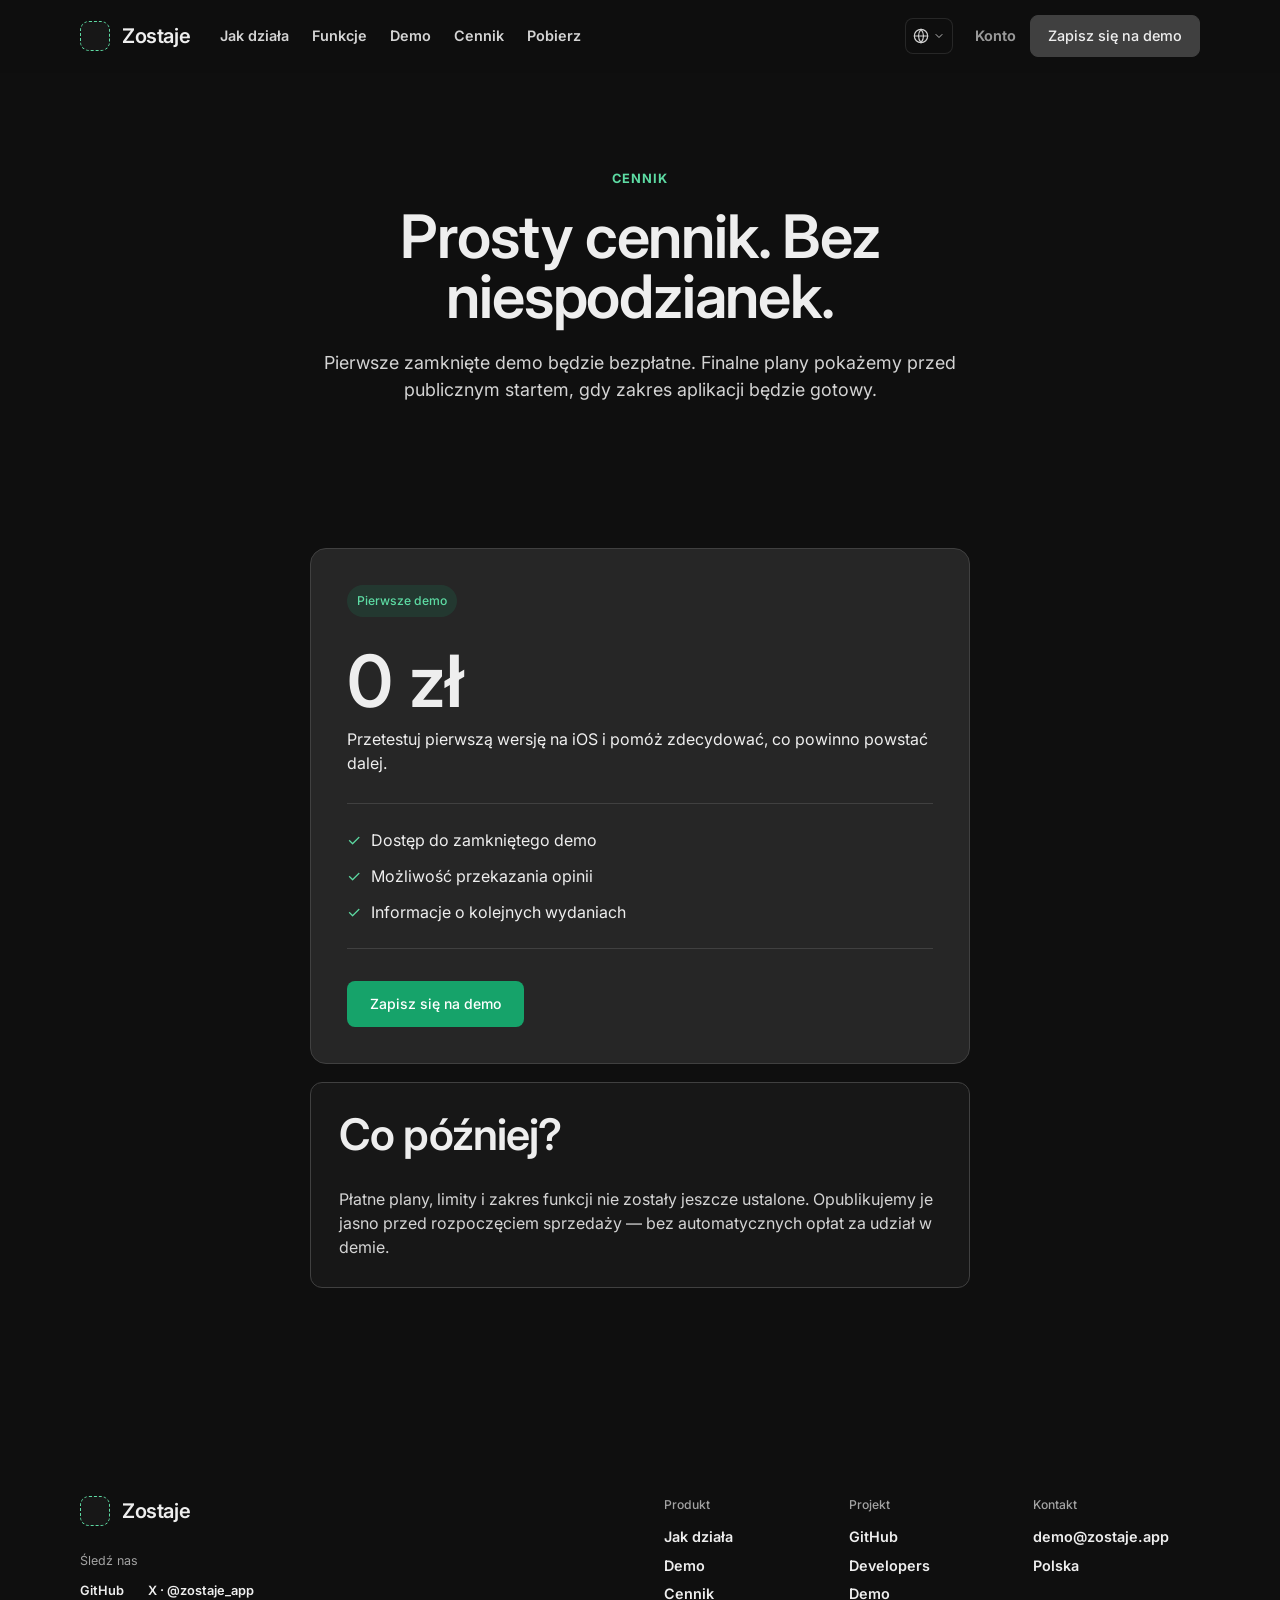
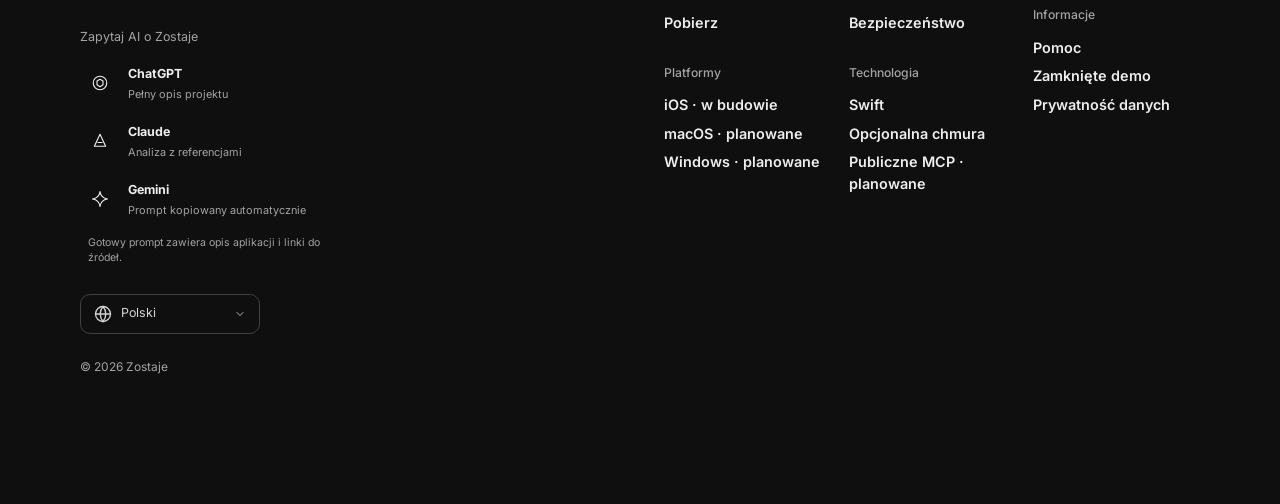
<file: pricing/index.html>
<!doctype html>
<html lang="pl">
  <head>
    <meta charset="utf-8" />
    <meta name="viewport" content="width=device-width, initial-scale=1" />
    <meta
      name="description"
      content="Cennik aplikacji Zostaje. Pierwsze zamknięte demo na iOS będzie bezpłatne, a finalne plany poznamy przed publiczną premierą."
    />
    <meta name="robots" content="index, follow, max-image-preview:large" />
    <meta name="theme-color" content="#0f0f0f" />
    <link rel="canonical" href="https://zostaje.com/pricing/" />
    <meta property="og:type" content="website" />
    <meta property="og:site_name" content="Zostaje" />
    <meta property="og:locale" content="pl_PL" />
    <meta property="og:url" content="https://zostaje.com/pricing/" />
    <meta
      property="og:title"
      content="Cennik Zostaje — pierwsze demo bezpłatnie"
    />
    <meta
      property="og:description"
      content="Sprawdź cenę pierwszego demo oraz zasady przyszłych planów Zostaje."
    />
    <meta property="og:image" content="https://zostaje.com/og-image.png" />
    <meta name="twitter:card" content="summary_large_image" />
    <title>Cennik Zostaje — pierwsze demo bezpłatnie</title>
    <link rel="preconnect" href="https://fonts.googleapis.com" />
    <link rel="preconnect" href="https://fonts.gstatic.com" crossorigin />
    <link
      href="https://fonts.googleapis.com/css2?family=Inter:wght@400;500;600;700&display=swap"
      rel="stylesheet"
    />
    <link rel="stylesheet" href="../styles.css" />
    <script type="application/ld+json">
      {
        "@context": "https://schema.org",
        "@type": "WebPage",
        "name": "Cennik Zostaje",
        "url": "https://zostaje.com/pricing/",
        "description": "Cennik aplikacji Zostaje i informacje o bezpłatnym pierwszym demie.",
        "mainEntity": {
          "@type": "Offer",
          "name": "Pierwsze zamknięte demo Zostaje",
          "price": "0",
          "priceCurrency": "PLN",
          "availability": "https://schema.org/PreOrder"
        }
      }
    </script>
  </head>
  <body
    data-title-pl="Cennik Zostaje — pierwsze demo bezpłatnie"
    data-title-en="Zostaje pricing — first demo free"
    data-description-pl="Cennik aplikacji Zostaje. Pierwsze zamknięte demo na iOS będzie bezpłatne, a finalne plany poznamy przed publiczną premierą."
    data-description-en="Zostaje pricing. The first private iOS demo will be free, with final plans announced before public launch."
  >
    <a
      class="skip-link"
      href="#main"
      data-pl="Przejdź do treści"
      data-en="Skip to content"
      >Przejdź do treści</a
    >
    <header class="site-header">
      <div class="container nav-wrap">
        <a class="brand" href="../index.html"
          ><span class="logo-placeholder" aria-hidden="true"></span
          ><span>Zostaje</span></a
        >
        <nav class="main-nav" aria-label="Główna nawigacja">
          <a
            href="../index.html#jak-dziala"
            data-pl="Jak działa"
            data-en="How it works"
            >Jak działa</a
          ><a href="../index.html#funkcje" data-pl="Funkcje" data-en="Features"
            >Funkcje</a
          ><a href="../demo/index.html">Demo</a
          ><a href="index.html" data-pl="Cennik" data-en="Pricing">Cennik</a
          ><a href="../download/index.html" data-pl="Pobierz" data-en="Download"
            >Pobierz</a
          >
        </nav>
        <div class="nav-right">
          <details class="language-menu">
            <summary aria-label="Zmień język">
              <svg class="language-globe" viewBox="0 0 24 24">
                <circle cx="12" cy="12" r="10"></circle>
                <path d="M2 12h20"></path>
                <path d="M12 2a15.3 15.3 0 0 1 0 20"></path>
                <path d="M12 2a15.3 15.3 0 0 0 0 20"></path></svg
              ><svg class="language-chevron" viewBox="0 0 24 24">
                <path d="m6 9 6 6 6-6"></path>
              </svg>
            </summary>
            <div class="language-dropdown">
              <button type="button" data-language="pl">Polski</button
              ><button type="button" data-language="en">English</button>
            </div>
          </details>
          <button
            class="account-link"
            type="button"
            disabled
            data-pl="Konto"
            data-en="Account"
          >
            Konto</button
          ><a
            class="button button-small button-outline"
            href="../index.html#demo"
            data-pl="Zapisz się na demo"
            data-en="Join the demo"
            >Zapisz się na demo</a
          ><button
            class="menu-toggle"
            type="button"
            aria-controls="mobile-menu"
            aria-expanded="false"
            aria-label="Otwórz menu"
          >
            <span></span><span></span><span></span>
          </button>
        </div>
      </div>
    </header>
    <div class="mobile-menu" id="mobile-menu" hidden>
      <div class="mobile-menu-inner">
        <div class="mobile-menu-top">
          <a class="brand" href="../index.html"
            ><span class="logo-placeholder"></span><span>Zostaje</span></a
          >
          <div class="mobile-menu-tools">
            <button
              class="mobile-language-toggle"
              type="button"
              aria-label="Zmień język"
            >
              <svg class="language-globe" viewBox="0 0 24 24">
                <circle cx="12" cy="12" r="10"></circle>
                <path d="M2 12h20"></path>
                <path d="M12 2a15.3 15.3 0 0 1 0 20"></path>
                <path d="M12 2a15.3 15.3 0 0 0 0 20"></path>
              </svg></button
            ><button class="menu-close" type="button" aria-label="Zamknij menu">
              <span></span><span></span>
            </button>
          </div>
        </div>
        <nav class="mobile-primary-nav" aria-label="Mobilna nawigacja">
          <a
            href="../index.html#jak-dziala"
            data-pl="Jak działa"
            data-en="How it works"
            >Jak działa</a
          ><a href="../index.html#funkcje" data-pl="Funkcje" data-en="Features"
            >Funkcje</a
          ><a href="../demo/index.html">Demo</a
          ><a href="index.html" data-pl="Cennik" data-en="Pricing">Cennik</a
          ><a href="../download/index.html" data-pl="Pobierz" data-en="Download"
            >Pobierz</a
          ><a
            href="../index.html#demo"
            data-pl="Zapisz się na demo"
            data-en="Join the demo"
            >Zapisz się na demo</a
          >
        </nav>
        <div class="mobile-secondary-nav">
          <p data-pl="Dowiedz się więcej" data-en="Learn more">
            Dowiedz się więcej
          </p>
          <div>
            <a href="../help/index.html" data-pl="Pomoc" data-en="Help">Pomoc</a
            ><a href="https://github.com/zostaje">GitHub</a
            ><a
              href="../index.html#bezpieczenstwo"
              data-pl="Bezpieczeństwo"
              data-en="Security"
              >Bezpieczeństwo</a
            ><a
              href="mailto:demo@zostaje.app"
              data-pl="Kontakt"
              data-en="Contact"
              >Kontakt</a
            >
          </div>
        </div>
        <div class="mobile-language-panel" hidden>
          <p>Język strony</p>
          <button type="button" data-language="pl">Polski</button
          ><button type="button" data-language="en">English</button>
        </div>
      </div>
    </div>
    <main class="subpage-main" id="main">
      <section class="subpage-hero">
        <div class="container subpage-hero-copy">
          <p class="subpage-kicker" data-pl="Cennik" data-en="Pricing">
            Cennik
          </p>
          <h1
            data-pl="Prosty cennik. Bez niespodzianek."
            data-en="Simple pricing. No surprises."
          >
            Prosty cennik. Bez niespodzianek.
          </h1>
          <p
            class="subpage-lead"
            data-pl="Pierwsze zamknięte demo będzie bezpłatne. Finalne plany pokażemy przed publicznym startem, gdy zakres aplikacji będzie gotowy."
            data-en="The first private demo will be free. Final plans will be announced before public launch, once the product scope is ready."
          >
            Pierwsze zamknięte demo będzie bezpłatne. Finalne plany pokażemy
            przed publicznym startem, gdy zakres aplikacji będzie gotowy.
          </p>
        </div>
      </section>
      <section class="subpage-content">
        <div class="container pricing-page-grid">
          <article class="pricing-page-card">
            <span
              class="pricing-status"
              data-pl="Pierwsze demo"
              data-en="First demo"
              >Pierwsze demo</span
            >
            <p class="pricing-page-price">0 zł</p>
            <p
              data-pl="Przetestuj pierwszą wersję na iOS i pomóż zdecydować, co powinno powstać dalej."
              data-en="Test the first iOS version and help decide what should be built next."
            >
              Przetestuj pierwszą wersję na iOS i pomóż zdecydować, co powinno
              powstać dalej.
            </p>
            <ul class="pricing-page-list">
              <li
                data-pl="Dostęp do zamkniętego demo"
                data-en="Access to the private demo"
              >
                Dostęp do zamkniętego demo
              </li>
              <li
                data-pl="Możliwość przekazania opinii"
                data-en="A direct way to share feedback"
              >
                Możliwość przekazania opinii
              </li>
              <li
                data-pl="Informacje o kolejnych wydaniach"
                data-en="Updates about future releases"
              >
                Informacje o kolejnych wydaniach
              </li>
            </ul>
            <a
              class="button button-primary"
              href="../index.html#demo"
              data-pl="Zapisz się na demo"
              data-en="Join the demo"
              >Zapisz się na demo</a
            >
          </article>
          <article class="subpage-card">
            <h2 data-pl="Co później?" data-en="What comes next?">
              Co później?
            </h2>
            <p
              data-pl="Płatne plany, limity i zakres funkcji nie zostały jeszcze ustalone. Opublikujemy je jasno przed rozpoczęciem sprzedaży — bez automatycznych opłat za udział w demie."
              data-en="Paid plans, limits and feature scope have not been finalized. They will be published clearly before sales begin, with no automatic charge for joining the demo."
            >
              Płatne plany, limity i zakres funkcji nie zostały jeszcze
              ustalone. Opublikujemy je jasno przed rozpoczęciem sprzedaży — bez
              automatycznych opłat za udział w demie.
            </p>
          </article>
        </div>
      </section>
    </main>
    <footer class="site-footer subpage-footer">
      <div class="container footer-grid">
        <div class="footer-about">
          <a class="brand footer-brand" href="../index.html"
            ><span class="logo-placeholder"></span><span>Zostaje</span></a
          >
          <p class="footer-follow" data-pl="Śledź nas" data-en="Follow us">
            Śledź nas
          </p>
          <nav class="footer-socials" aria-label="Media społecznościowe">
            <a href="https://github.com/zostaje">GitHub</a
            ><a href="https://x.com/zostaje_app">X · @zostaje_app</a>
          </nav>
          <div class="footer-ai">
            <p
              class="footer-ai-heading"
              data-pl="Zapytaj AI o Zostaje"
              data-en="Ask AI about Zostaje"
            >
              Zapytaj AI o Zostaje
            </p>
            <div class="footer-ai-links">
              <a
                href="https://chatgpt.com/"
                data-ai="chatgpt"
                target="_blank"
                rel="noopener noreferrer"
                ><svg viewBox="0 0 24 24" aria-hidden="true">
                  <circle cx="12" cy="12" r="9"></circle>
                  <path d="M8 9.2 12 7l4 2.2v5.2L12 17l-4-2.6Z"></path></svg
                ><span
                  ><strong>ChatGPT</strong
                  ><small
                    data-pl="Pełny opis projektu"
                    data-en="Full project overview"
                    >Pełny opis projektu</small
                  ></span
                ></a
              >
              <a
                href="https://claude.ai/new"
                data-ai="claude"
                target="_blank"
                rel="noopener noreferrer"
                ><svg viewBox="0 0 24 24" aria-hidden="true">
                  <path d="M12 3 4.5 19h15Z"></path>
                  <path d="M9.2 14h5.6"></path></svg
                ><span
                  ><strong>Claude</strong
                  ><small
                    data-pl="Analiza z referencjami"
                    data-en="Analysis with references"
                    >Analiza z referencjami</small
                  ></span
                ></a
              >
              <a
                href="https://gemini.google.com/app"
                data-ai="gemini"
                target="_blank"
                rel="noopener noreferrer"
                ><svg viewBox="0 0 24 24" aria-hidden="true">
                  <path
                    d="M12 2c.8 5.7 4.3 9.2 10 10-5.7.8-9.2 4.3-10 10-.8-5.7-4.3-9.2-10-10 5.7-.8 9.2-4.3 10-10Z"
                  ></path></svg
                ><span
                  ><strong>Gemini</strong
                  ><small
                    data-pl="Prompt kopiowany automatycznie"
                    data-en="Prompt copied automatically"
                    >Prompt kopiowany automatycznie</small
                  ></span
                ></a
              >
            </div>
            <p
              class="footer-ai-note"
              aria-live="polite"
              data-pl="Gotowy prompt zawiera opis aplikacji i linki do źródeł."
              data-en="The prepared prompt includes an app description and source links."
            >
              Gotowy prompt zawiera opis aplikacji i linki do źródeł.
            </p>
          </div>
          <details class="footer-language">
            <summary>
              <svg class="language-globe" viewBox="0 0 24 24">
                <circle cx="12" cy="12" r="10"></circle>
                <path d="M2 12h20"></path>
                <path d="M12 2a15.3 15.3 0 0 1 0 20"></path>
                <path d="M12 2a15.3 15.3 0 0 0 0 20"></path></svg
              ><span class="footer-language-name">Polski</span
              ><svg class="language-chevron" viewBox="0 0 24 24">
                <path d="m6 9 6 6 6-6"></path>
              </svg>
            </summary>
            <div>
              <button type="button" data-language="pl">Polski</button
              ><button type="button" data-language="en">English</button>
            </div>
          </details>
          <small>© 2026 Zostaje</small>
        </div>
        <div class="footer-links">
          <div>
            <nav aria-label="Produkt">
              <strong data-pl="Produkt" data-en="Product">Produkt</strong
              ><a
                href="../index.html#jak-dziala"
                data-pl="Jak działa"
                data-en="How it works"
                >Jak działa</a
              ><a href="../demo/index.html">Demo</a
              ><a href="index.html" data-pl="Cennik" data-en="Pricing">Cennik</a
              ><a
                href="../download/index.html"
                data-pl="Pobierz"
                data-en="Download"
                >Pobierz</a
              >
            </nav>
            <nav aria-label="Platformy">
              <strong data-pl="Platformy" data-en="Platforms">Platformy</strong>
              <span data-pl="iOS · w budowie" data-en="iOS · in development"
                >iOS · w budowie</span
              >
              <span data-pl="macOS · planowane" data-en="macOS · planned"
                >macOS · planowane</span
              >
              <span data-pl="Windows · planowane" data-en="Windows · planned"
                >Windows · planowane</span
              >
            </nav>
          </div>
          <div>
            <nav aria-label="Projekt">
              <strong data-pl="Projekt" data-en="Project">Projekt</strong>
              <a href="https://github.com/zostaje">GitHub</a>
              <a href="../developers/index.html">Developers</a>
              <a href="../index.html#demo" data-pl="Demo" data-en="Demo"
                >Demo</a
              >
              <a
                href="../index.html#bezpieczenstwo"
                data-pl="Bezpieczeństwo"
                data-en="Security"
                >Bezpieczeństwo</a
              >
            </nav>
            <nav aria-label="Technologia">
              <strong data-pl="Technologia" data-en="Technology"
                >Technologia</strong
              >
              <span>Swift</span>
              <span data-pl="Opcjonalna chmura" data-en="Optional cloud"
                >Opcjonalna chmura</span
              >
              <span
                data-pl="Publiczne MCP · planowane"
                data-en="Public MCP · planned"
                >Publiczne MCP · planowane</span
              >
            </nav>
          </div>
          <div>
            <nav aria-label="Kontakt">
              <strong data-pl="Kontakt" data-en="Contact">Kontakt</strong
              ><a href="mailto:demo@zostaje.app">demo@zostaje.app</a
              ><span data-pl="Polska" data-en="Poland">Polska</span>
            </nav>
            <nav aria-label="Informacje">
              <strong data-pl="Informacje" data-en="Information"
                >Informacje</strong
              >
              <a href="../help/index.html" data-pl="Pomoc" data-en="Help"
                >Pomoc</a
              >
              <a
                href="../index.html#demo"
                data-pl="Zamknięte demo"
                data-en="Private demo"
                >Zamknięte demo</a
              >
              <a
                href="../index.html#bezpieczenstwo"
                data-pl="Prywatność danych"
                data-en="Data privacy"
                >Prywatność danych</a
              >
            </nav>
          </div>
        </div>
      </div>
    </footer>
    <script src="../subpage.js"></script>
  </body>
</html>
</file>
<file: styles.css>
:root {
  color-scheme: dark;
  --bg: rgb(15 15 15);
  --surface: #171717;
  --surface-raised: #262626;
  --surface-soft: #404040;
  --line: #404040;
  --text: #eeeeee;
  --text-secondary: #d4d4d4;
  --text-muted: #a3a3a3;
  --green: #16a36a;
  --green-hover: #128257;
  --green-light: #5ddba3;
  --on-green: #ffffff;
  --warning: #f59e0b;
  --danger: #ff6b6b;
  --radius-sm: 8px;
  --radius-md: 12px;
  --radius-lg: 16px;
  --shadow: 0 1px 3px rgb(0 0 0 / 10%), 0 1px 2px -1px rgb(0 0 0 / 10%);
  --container: 1120px;
}

* {
  box-sizing: border-box;
}

::selection {
  background: rgb(22 163 106 / 30%);
  color: inherit;
}

html {
  scroll-behavior: smooth;
}

body {
  margin: 0;
  background: var(--bg);
  color: var(--text);
  font-family:
    "Inter",
    ui-sans-serif,
    -apple-system,
    BlinkMacSystemFont,
    "Segoe UI",
    sans-serif;
  font-size: 16px;
  line-height: 1.5;
  -webkit-font-smoothing: antialiased;
}

a {
  color: inherit;
  text-decoration: none;
}
button,
input {
  font: inherit;
}

h1,
h2,
.balance-value,
.pricing-value {
  font-family: "Inter", ui-sans-serif, system-ui, sans-serif;
  font-weight: 600;
}

.container {
  width: min(calc(100% - 32px), var(--container));
  margin-inline: auto;
}
.section {
  padding: 96px 0;
}

.skip-link {
  position: fixed;
  z-index: 100;
  top: 12px;
  left: 12px;
  padding: 10px 14px;
  border-radius: 8px;
  background: var(--text);
  color: var(--bg);
  transform: translateY(-150%);
}
.skip-link:focus {
  transform: translateY(0);
}
.visually-hidden {
  position: absolute;
  width: 1px;
  height: 1px;
  padding: 0;
  overflow: hidden;
  clip: rect(0, 0, 0, 0);
  white-space: nowrap;
  border: 0;
}

.site-header {
  position: sticky;
  z-index: 50;
  top: 0;
  border-bottom: 1px solid transparent;
  background: rgb(15 15 15 / 92%);
  backdrop-filter: blur(18px);
  transition: border-color 180ms ease;
}
.site-header.is-scrolled {
  border-bottom-color: rgb(42 55 49 / 82%);
}

.nav-wrap {
  width: min(calc(100% - 32px), var(--container));
  min-height: 72px;
  display: flex;
  align-items: center;
  gap: 20px;
  transition: min-height 180ms ease;
}
.site-header.is-scrolled .nav-wrap {
  min-height: 62px;
}
.brand {
  display: inline-flex;
  align-items: center;
  gap: 12px;
  font-weight: 600;
  font-size: 1.26rem;
  letter-spacing: -0.02em;
}
.brand > span:last-child {
  font-family: "Inter", ui-sans-serif, system-ui, sans-serif;
  font-weight: 600;
}
.logo-placeholder {
  width: 30px;
  height: 30px;
  display: inline-block;
  border: 1.5px dashed var(--green-light);
  border-radius: 9px;
  background: var(--surface);
}
.nav-right {
  display: flex;
  align-items: center;
}
.nav-right {
  gap: 6px;
  margin-left: auto;
}
.main-nav {
  display: flex;
  align-items: center;
  gap: 3px;
  color: var(--text-secondary);
  font-size: 0.9rem;
  font-weight: 600;
}
.main-nav a {
  padding: 7px 10px;
  border-radius: 10px;
  transition:
    background-color 150ms ease,
    color 150ms ease;
}
.main-nav a:hover,
.main-nav a:focus-visible {
  background: #292929;
  color: var(--text);
}
.language-menu {
  position: relative;
}
.language-menu summary {
  width: auto;
  min-height: 36px;
  display: grid;
  grid-template-columns: 16px 12px;
  place-content: center;
  align-items: center;
  gap: 4px;
  margin-right: 8px;
  padding: 8px;
  border: 0;
  border-radius: 8px;
  box-shadow: inset 0 0 0 1px rgb(255 255 255 / 10%);
  color: var(--text-secondary);
  cursor: pointer;
  list-style: none;
  transition:
    color 150ms ease,
    background-color 150ms ease;
}
.language-menu summary::-webkit-details-marker {
  display: none;
}
.language-menu[open] summary,
.language-menu summary:hover {
  background: #262626;
  color: var(--text);
}
.language-globe,
.language-chevron {
  display: block;
  fill: none;
  stroke: currentcolor;
  stroke-width: 1.75;
  stroke-linecap: round;
  stroke-linejoin: round;
}
.language-globe {
  width: 18px;
  height: 18px;
}
.language-menu .language-globe {
  width: 16px;
  height: 16px;
}
.language-chevron {
  width: 12px;
  height: 12px;
  transform: rotate(0deg);
  transition: transform 150ms ease;
}
.language-menu[open] .language-chevron,
.footer-language[open] .language-chevron {
  transform: rotate(180deg);
}
.language-dropdown {
  position: absolute;
  top: calc(100% + 9px);
  right: 0;
  width: 118px;
  padding: 5px;
  border: 1px solid var(--line);
  border-radius: 8px;
  background: var(--surface-raised);
  box-shadow: var(--shadow);
}
.language-dropdown button {
  width: 100%;
  display: flex;
  justify-content: flex-start;
  padding: 7px 8px;
  border: 0;
  border-radius: 6px;
  background: transparent;
  color: var(--text);
  font-size: 0.78rem;
  cursor: pointer;
}
.language-dropdown button:hover {
  background: var(--surface-soft);
}
.account-link {
  padding: 7px 8px;
  border: 0;
  background: transparent;
  color: var(--text-secondary);
  font-size: 0.9rem;
  font-weight: 650;
}
.account-link:disabled {
  cursor: not-allowed;
  opacity: 0.7;
}
.menu-toggle {
  width: 43px;
  height: 43px;
  display: none;
  place-content: center;
  gap: 5px;
  padding: 0;
  border: 1px solid var(--line);
  border-radius: 11px;
  background: var(--surface);
}
.menu-toggle span {
  width: 19px;
  height: 1.5px;
  display: block;
  background: var(--text);
}
.button {
  min-height: 46px;
  display: inline-flex;
  align-items: center;
  justify-content: center;
  padding: 0 22px;
  border: 1px solid transparent;
  border-radius: 8px;
  font-size: 0.875rem;
  line-height: 1.25rem;
  font-weight: 500;
  cursor: pointer;
  transition:
    background-color 160ms ease,
    border-color 160ms ease,
    transform 160ms ease;
}
.button:hover {
  transform: translateY(-2px);
}
.button:focus-visible,
a:focus-visible,
input:focus-visible {
  outline: 3px solid var(--green-light);
  outline-offset: 3px;
}
.button-small {
  min-height: 42px;
  padding-inline: 17px;
  font-size: 0.9rem;
}
.button-primary {
  background: var(--green);
  color: var(--on-green);
}
.button-primary:hover {
  background: var(--green-hover);
}
.button-outline {
  border-color: #404040;
  background: #404040;
}
.button-outline:hover {
  border-color: #525252;
  background: #525252;
}
.text-link {
  display: inline-flex;
  gap: 9px;
  align-items: center;
  color: var(--green-light);
  font-weight: 700;
}
.text-link span {
  transition: transform 160ms ease;
}
.text-link:hover span {
  transform: translateY(3px);
}

.hero {
  position: relative;
  overflow: hidden;
  min-height: 60vh;
  padding: 88px 0 72px;
  background: var(--bg);
}
.hero::before {
  content: none;
}
.hero-grid {
  position: relative;
  display: grid;
  grid-template-columns: minmax(0, 1fr);
  justify-items: center;
  gap: 58px;
}
.hero-copy {
  max-width: 720px;
  text-align: center;
}
.status-pill {
  width: fit-content;
  display: flex;
  align-items: center;
  gap: 9px;
  margin: 0 auto 22px;
  padding: 8px 13px;
  border: 1px solid var(--line);
  border-radius: 999px;
  background: rgb(15 15 15 / 78%);
  color: #d8deda;
  font-size: 0.85rem;
  font-weight: 650;
}
.status-pill span {
  width: 8px;
  height: 8px;
  border-radius: 50%;
  background: var(--warning);
  box-shadow: 0 0 0 5px rgb(245 158 11 / 12%);
}
h1,
h2,
h3,
p {
  margin-top: 0;
}
h1 {
  margin-bottom: 28px;
  font-size: clamp(2.75rem, 5vw, 3.75rem);
  line-height: 1;
  letter-spacing: -0.02em;
}
h1 em {
  color: var(--green-light);
  font-style: normal;
}
.hero-lead {
  max-width: 650px;
  margin: 0 auto 32px;
  color: #d4d9d6;
  font-size: clamp(1rem, 1.45vw, 1.16rem);
  line-height: 1.55;
}
.hero-actions {
  display: flex;
  align-items: center;
  gap: 26px;
  flex-wrap: wrap;
  justify-content: center;
}
.hero-visual {
  position: relative;
  width: min(100%, 820px);
  min-height: 440px;
  display: flex;
  align-items: center;
  justify-content: center;
}
.hero-visual::before {
  content: "";
  position: absolute;
  width: 360px;
  height: 360px;
  border: 1px solid var(--line);
  border-radius: 50%;
  box-shadow:
    0 0 0 70px rgb(22 163 106 / 4%),
    0 0 0 140px rgb(22 163 106 / 2%);
}
.balance-card {
  position: relative;
  z-index: 2;
  width: min(100%, 400px);
  padding: 28px;
  border: 1px solid #3b3b3b;
  border-radius: var(--radius-lg);
  background: var(--surface-raised);
  box-shadow: var(--shadow);
  transform: rotate(2deg);
}
.mockup-topline,
.balance-caption {
  display: flex;
  align-items: center;
  justify-content: space-between;
}
.mockup-topline {
  color: var(--text-secondary);
  font-weight: 700;
}
.mockup-avatar {
  width: 37px;
  height: 37px;
  display: grid;
  place-items: center;
  border-radius: 50%;
  background: var(--green);
  color: white;
  font-size: 0.72rem;
}
.balance-label {
  margin: 42px 0 6px;
  color: var(--text-secondary);
}
.balance-value {
  margin-bottom: 28px;
  font-size: clamp(2.8rem, 4.4vw, 4rem);
  line-height: 1;
  letter-spacing: -0.06em;
  font-weight: 600;
}
.balance-value small {
  font-size: 1.4rem;
  color: var(--text-secondary);
  letter-spacing: 0;
}
.balance-meter {
  height: 12px;
  overflow: hidden;
  border-radius: 99px;
  background: var(--surface-soft);
}
.balance-meter span {
  display: block;
  width: 68%;
  height: 100%;
  border-radius: inherit;
  background: var(--green);
}
.balance-caption {
  margin-top: 15px;
  color: var(--text-muted);
  font-size: 0.78rem;
}
.balance-caption strong {
  color: var(--green-light);
}
.floating-note {
  position: absolute;
  z-index: 4;
  right: 34px;
  bottom: 42px;
  width: 300px;
  display: grid;
  grid-template-columns: auto 1fr auto;
  align-items: center;
  gap: 13px;
  padding: 15px;
  border: 1px solid var(--line);
  border-radius: 12px;
  background: #181818;
  box-shadow: var(--shadow);
}
.note-dot {
  width: 12px;
  height: 12px;
  border-radius: 50%;
  background: var(--warning);
}
.floating-note small,
.floating-note strong {
  display: block;
}
.floating-note small {
  color: var(--text-muted);
}
.floating-note strong {
  font-size: 0.88rem;
}
.floating-note b {
  font-size: 0.88rem;
  white-space: nowrap;
}
.floating-tag {
  position: absolute;
  z-index: 4;
  top: 68px;
  left: 54px;
  padding: 12px 15px;
  border-radius: 12px;
  background: var(--green);
  color: white;
  font-size: 0.8rem;
  font-weight: 600;
  transform: rotate(-3deg);
}

.trust-strip {
  border-block: 1px solid var(--line);
  background: var(--bg);
}
.trust-grid {
  display: grid;
  grid-template-columns: repeat(3, 1fr);
}
.trust-grid p {
  min-height: 96px;
  display: flex;
  flex-direction: column;
  justify-content: center;
  margin: 0;
  padding: 18px 28px;
  border-right: 1px solid var(--line);
}
.trust-grid p:first-child {
  border-left: 1px solid var(--line);
}
.trust-grid strong {
  font-size: 1.05rem;
}
.trust-grid span {
  color: var(--text-secondary);
  font-size: 0.9rem;
}

h2 {
  margin-bottom: 28px;
  font-size: clamp(2rem, 3.4vw, 2.75rem);
  line-height: 1.1;
  letter-spacing: -0.02em;
}
h3 {
  margin-bottom: 12px;
  font-size: 1.2rem;
  line-height: 1.25;
  letter-spacing: -0.025em;
}
.narrow-heading {
  max-width: 720px;
  margin: 0 auto 52px;
  text-align: center;
}
.narrow-heading > p:last-child {
  max-width: 680px;
  margin-inline: auto;
  color: var(--text-secondary);
  font-size: 1.08rem;
}
.steps-grid {
  display: grid;
  grid-template-columns: repeat(3, 1fr);
  gap: 18px;
}
.step-card {
  min-height: 250px;
  display: flex;
  flex-direction: column;
  justify-content: flex-end;
  padding: 27px;
  border: 1px solid #24533e;
  border-radius: var(--radius-md);
  background: #14251e;
}
.step-card.featured {
  border-color: var(--green);
  background: var(--green);
  color: white;
  transform: translateY(-20px);
}
.step-card:nth-child(3) {
  border-color: #2a6249;
  background: #193127;
}
.step-number {
  margin-bottom: auto;
  color: var(--text-muted);
  font:
    700 0.8rem ui-monospace,
    monospace;
}
.featured .step-number {
  color: rgb(255 255 255 / 70%);
}
.step-card p {
  margin-bottom: 0;
  color: #b9c8c0;
}
.featured p {
  color: rgb(255 255 255 / 82%);
}

.feature-section {
  border-top: 1px solid var(--line);
  background: var(--bg);
}
.section-heading-row {
  display: grid;
  grid-template-columns: minmax(0, 720px);
  gap: 18px;
  margin-bottom: 44px;
}
.section-heading-row h2 {
  max-width: 760px;
  margin-bottom: 0;
}
.section-heading-row > p {
  max-width: 650px;
  margin-bottom: 0;
  color: var(--text-secondary);
  font-size: 1.08rem;
}
.feature-grid {
  display: grid;
  grid-template-columns: repeat(2, 1fr);
  gap: 20px;
}
.feature-card {
  min-height: 350px;
  overflow: hidden;
  padding: 28px;
  border: 1px solid var(--line);
  border-radius: var(--radius-md);
  background: var(--surface);
}
.feature-card p {
  max-width: 560px;
  color: var(--text-secondary);
}
.feature-large {
  grid-column: auto;
  min-height: 350px;
  display: flex;
  flex-direction: column;
  justify-content: space-between;
  gap: 30px;
  padding: 28px;
  background: var(--surface-raised);
}
.feature-large h3 {
  max-width: 500px;
  font-size: 1.2rem;
}
.mini-panel {
  padding: 10px 20px;
  border: 1px solid var(--line);
  border-radius: 16px;
  background: var(--bg);
  box-shadow: var(--shadow);
}
.mini-panel div {
  display: flex;
  justify-content: space-between;
  gap: 20px;
  padding: 14px 0;
  border-bottom: 1px solid var(--line);
}
.mini-panel div:last-child {
  border: 0;
}
.mini-panel span {
  color: var(--text-secondary);
}
.mini-panel .panel-total {
  margin: 5px -10px 0;
  padding: 16px 12px;
  border-radius: 14px;
  background: var(--green);
}
.mini-panel .panel-total span {
  color: rgb(255 255 255 / 78%);
}
.feature-icon {
  width: 48px;
  height: 48px;
  display: grid;
  place-items: center;
  margin-bottom: 54px;
  border: 1px solid var(--line);
  border-radius: 13px;
  color: var(--green-light);
  font-size: 1.5rem;
}
.category-bars {
  display: grid;
  gap: 10px;
  margin-top: 40px;
}
.category-bars span {
  height: 10px;
  border-radius: 99px;
  background: var(--surface-soft);
}
.category-bars span::before {
  content: "";
  display: block;
  width: var(--value);
  height: 100%;
  border-radius: inherit;
  background: var(--green);
}
.category-bars .bar-72 {
  --value: 72%;
}
.category-bars .bar-48 {
  --value: 48%;
}
.category-bars .bar-84 {
  --value: 84%;
}
.transaction-list {
  margin: 36px 0 0;
  padding: 0;
  list-style: none;
}
.transaction-list li {
  display: flex;
  justify-content: space-between;
  padding: 16px 0;
  border-top: 1px solid var(--line);
}
.transaction-list span {
  color: var(--text-secondary);
}
.feature-wide {
  grid-column: auto;
  min-height: 350px;
  display: flex;
  flex-direction: column;
  justify-content: space-between;
  gap: 34px;
  border-color: var(--line);
}
.feature-wide p {
  margin-bottom: 0;
}

.why-grid {
  display: grid;
  grid-template-columns: 0.92fr 1.08fr;
  align-items: center;
  gap: 56px;
}
.why-content h2 {
  max-width: 620px;
  margin-bottom: 36px;
  font-size: clamp(2rem, 3.1vw, 2.85rem);
}
.benefit-list {
  display: grid;
  gap: 8px;
}
.benefit-item {
  width: 100%;
  display: grid;
  grid-template-columns: 44px 1fr;
  gap: 18px;
  padding: 17px;
  border: 1px solid transparent;
  border-radius: 16px;
  background: transparent;
  color: var(--text);
  text-align: left;
  cursor: pointer;
  transition:
    background-color 160ms ease,
    border-color 160ms ease;
}
.benefit-item:hover,
.benefit-item:focus-visible,
.benefit-item.is-active {
  border-color: var(--line);
  background: var(--surface-raised);
}
.benefit-number {
  padding-top: 4px;
  color: var(--green-light);
  font:
    700 0.74rem ui-monospace,
    monospace;
}
.benefit-item-copy,
.benefit-title,
.benefit-description {
  display: block;
}
.benefit-title {
  margin-bottom: 6px;
  font-size: 1.1rem;
  font-weight: 700;
}
.benefit-description {
  color: var(--text-secondary);
  font-size: 0.88rem;
}
.benefit-visual {
  position: relative;
  min-height: 500px;
  overflow: hidden;
  border: 1px solid var(--line);
  border-radius: var(--radius-lg);
  background: var(--surface-soft);
  box-shadow: var(--shadow);
}
.benefit-scene {
  position: absolute;
  inset: 38px;
  padding: 28px;
  border-radius: 16px;
  background: var(--surface);
  opacity: 0;
  transform: translateY(12px);
  pointer-events: none;
  transition:
    opacity 190ms ease,
    transform 190ms ease;
}
.benefit-visual[data-active-benefit="clarity"] .scene-clarity,
.benefit-visual[data-active-benefit="automation"] .scene-automation,
.benefit-visual[data-active-benefit="rhythm"] .scene-rhythm {
  opacity: 1;
  transform: translateY(0);
}
.scene-top,
.scene-summary,
.scene-budget {
  display: flex;
  align-items: center;
  justify-content: space-between;
  gap: 18px;
}
.scene-top {
  padding-bottom: 24px;
  border-bottom: 1px solid var(--line);
  color: var(--text-secondary);
  font-size: 0.86rem;
}
.scene-amount {
  margin: 42px 0 22px;
  font-family: "Inter", ui-sans-serif, system-ui, sans-serif;
  font-weight: 600;
  font-size: clamp(3rem, 4.8vw, 4rem);
  line-height: 1;
}
.scene-amount small {
  color: var(--text-secondary);
  font:
    500 1.2rem "Inter",
    sans-serif;
}
.scene-progress {
  height: 12px;
  margin-bottom: 48px;
  overflow: hidden;
  border-radius: 99px;
  background: var(--surface-soft);
}
.scene-progress span {
  width: 68%;
  height: 100%;
  display: block;
  border-radius: inherit;
  background: var(--green);
}
.scene-summary {
  padding: 17px 0;
  border-top: 1px solid var(--line);
}
.scene-summary span,
.scene-budget span {
  color: var(--text-secondary);
}
.scene-budget {
  display: grid;
  grid-template-columns: 110px 1fr 45px;
  margin-top: 38px;
}
.scene-budget i {
  height: 9px;
  overflow: hidden;
  border-radius: 99px;
  background: var(--surface-soft);
}
.scene-budget b {
  height: 100%;
  display: block;
  border-radius: inherit;
  background: var(--green);
}
.budget-82 {
  width: 82%;
}
.budget-54 {
  width: 54%;
}
.budget-36 {
  width: 36%;
}
.scene-note {
  margin: 55px 0 0;
  padding: 18px;
  border-radius: 12px;
  background: rgb(22 163 106 / 14%);
  color: var(--green-light);
  text-align: center;
  font-size: 0.88rem;
}
.rhythm-days,
.rhythm-checks {
  display: grid;
  grid-template-columns: repeat(7, 1fr);
  gap: 8px;
  margin-top: 46px;
  color: var(--text-muted);
  text-align: center;
  font-size: 0.75rem;
}
.rhythm-checks {
  margin-top: 12px;
}
.rhythm-checks span {
  aspect-ratio: 1;
  display: grid;
  place-items: center;
  border-radius: 50%;
  background: var(--green);
  color: white;
}
.rhythm-score {
  margin: 42px 0 0;
  font-family: "Inter", ui-sans-serif, system-ui, sans-serif;
  font-weight: 600;
  font-size: 3.5rem;
  line-height: 1;
  text-align: center;
}

.pricing-section {
  border-top: 1px solid var(--line);
}
.pricing-grid {
  display: grid;
  grid-template-columns: 1fr 0.72fr;
  align-items: center;
  gap: 72px;
  max-width: 900px;
  margin-inline: auto;
}
.pricing-grid > div > p {
  max-width: 650px;
  color: var(--text-secondary);
  font-size: 1.12rem;
}
.pricing-card {
  padding: 32px;
  border: 1px solid var(--line);
  border-radius: var(--radius-lg);
  background: var(--surface-raised);
}
.pricing-status {
  display: inline-block;
  padding: 7px 10px;
  border-radius: 999px;
  background: rgb(22 163 106 / 15%);
  color: var(--green-light);
  font-size: 0.76rem;
  font-weight: 500;
}
.pricing-value {
  margin: 34px 0 10px;
  font-size: 3.2rem;
  line-height: 1;
}
.pricing-card > p:not(.pricing-value) {
  margin-bottom: 28px;
  color: var(--text-secondary);
}
.platforms-section {
  background: var(--bg);
  color: var(--text);
}
.platforms-grid {
  display: grid;
  grid-template-columns: 1fr 1fr;
  align-items: start;
  gap: 72px;
}
.platforms-lead {
  max-width: 600px;
  color: var(--text-secondary);
  font-size: 1.12rem;
}
.platform-list {
  display: grid;
  gap: 16px;
}
.platform-list article {
  min-height: 190px;
  padding: 26px;
  border: 1px solid var(--line);
  border-radius: var(--radius-md);
  background: var(--surface);
}
.platform-list article.platform-active {
  border-color: var(--green);
  background: var(--surface-raised);
  color: var(--text);
}
.platform-list p {
  margin-bottom: 0;
  color: var(--text-secondary);
}
.platform-active p {
  color: var(--text-secondary);
}
.platform-status {
  display: inline-block;
  margin-bottom: 34px;
  font:
    750 0.72rem ui-monospace,
    monospace;
  letter-spacing: 0.08em;
  text-transform: uppercase;
}

.security-panel {
  display: grid;
  grid-template-columns: 1.1fr 0.9fr;
  gap: 64px;
  align-items: end;
  max-width: 960px;
  margin-inline: auto;
  padding: 44px;
  border: 1px solid var(--line);
  border-radius: var(--radius-lg);
  background: var(--surface-raised);
}
.security-panel h2 {
  margin-bottom: 0;
}
.security-copy {
  color: var(--text-secondary);
  font-size: 1.12rem;
}
.security-note {
  margin: 32px 0 0;
  padding-top: 24px;
  border-top: 1px solid var(--line);
  color: var(--text-muted);
  font-size: 0.86rem;
}

.demo-section {
  padding-top: 0;
}
.demo-panel {
  display: grid;
  grid-template-columns: 0.9fr 1.1fr;
  gap: 60px;
  align-items: center;
  max-width: 960px;
  margin-inline: auto;
  padding: 44px;
  border-radius: var(--radius-lg);
  border: 1px solid var(--line);
  background: var(--surface-raised);
  color: var(--text);
}
.demo-copy h2 {
  margin-bottom: 20px;
}
.demo-copy p:last-child {
  color: var(--text-secondary);
}
.demo-form {
  padding: 24px;
  border-radius: 16px;
  border: 1px solid rgb(255 255 255 / 14%);
  background: var(--surface);
  color: var(--text);
}
.demo-form > label:first-child {
  display: block;
  margin-bottom: 9px;
  font-size: 0.85rem;
  font-weight: 600;
}
.input-row {
  display: flex;
  gap: 10px;
}
.input-row input {
  min-width: 0;
  flex: 1;
  height: 54px;
  padding: 0 16px;
  border: 1px solid var(--line);
  border-radius: var(--radius-sm);
  background: var(--bg);
  color: var(--text);
}
.consent-row {
  display: flex;
  align-items: flex-start;
  gap: 9px;
  margin-top: 17px;
  color: var(--text-secondary);
  font-size: 0.8rem;
}
.consent-row input {
  margin-top: 5px;
  accent-color: var(--green);
}
.form-note {
  margin: 14px 0 0;
  color: var(--text-muted);
  font-size: 0.75rem;
}

.site-footer {
  padding: 96px 0 128px;
}
.footer-grid {
  display: flex;
  flex-direction: row-reverse;
  flex-wrap: wrap;
  justify-content: space-between;
  align-items: flex-start;
  gap: 0;
}
.footer-about {
  width: 280px;
  margin-right: auto;
  order: 1;
}
.footer-brand {
  margin-bottom: 26px;
}
.footer-follow {
  margin-bottom: 10px;
  color: var(--text-muted);
  font-size: 0.78rem;
}
.footer-grid small {
  display: block;
  margin-top: 24px;
  color: var(--text-muted);
  font-size: 0.75rem;
}
.footer-socials {
  max-width: 270px;
  display: flex;
  align-items: center;
  gap: 24px;
  margin: 0 0 26px;
  color: var(--text);
  font-size: 0.8rem;
  font-weight: 600;
}
.footer-socials a:hover {
  color: var(--green-light);
}
.footer-ai {
  margin: 28px 0;
}
.footer-ai-heading {
  margin-bottom: 10px;
  color: var(--text-muted);
  font-size: 0.78rem;
}
.footer-ai-links {
  display: grid;
  gap: 5px;
}
.footer-ai-links a {
  display: grid;
  grid-template-columns: 30px 1fr;
  align-items: center;
  gap: 10px;
  padding: 8px;
  border-radius: 9px;
  color: var(--text);
  transition:
    color 150ms ease,
    background-color 150ms ease;
}
.footer-ai-links a:hover {
  background: var(--surface-raised);
  color: var(--green-light);
}
.footer-ai-links svg {
  width: 24px;
  height: 24px;
  padding: 3px;
  overflow: visible;
  fill: none;
  stroke: currentColor;
  stroke-width: 1.5;
  stroke-linecap: round;
  stroke-linejoin: round;
}
.footer-ai-links span,
.footer-ai-links strong,
.footer-ai-links small {
  display: block;
}
.footer-ai-links strong {
  font-size: 0.78rem;
}
.footer-ai-links small {
  margin-top: 2px;
  color: var(--text-muted);
  font-size: 0.68rem;
  font-weight: 400;
}
.footer-ai-note {
  margin: 9px 8px 0;
  color: var(--text-muted);
  font-size: 0.66rem;
  line-height: 1.45;
}
.footer-language {
  position: relative;
  width: min(100%, 180px);
}
.footer-language summary {
  min-height: 40px;
  display: grid;
  grid-template-columns: auto 1fr auto;
  align-items: center;
  gap: 9px;
  padding: 0 13px;
  border: 1px solid var(--line);
  border-radius: 10px;
  color: var(--text-secondary);
  font-size: 0.78rem;
  cursor: pointer;
  list-style: none;
}
.footer-language summary::-webkit-details-marker {
  display: none;
}
.footer-language > div {
  position: absolute;
  z-index: 4;
  right: 0;
  bottom: calc(100% + 8px);
  left: 0;
  padding: 7px;
  border: 1px solid var(--line);
  border-radius: 10px;
  background: var(--surface-raised);
  box-shadow: var(--shadow);
}
.footer-language button {
  width: 100%;
  display: flex;
  justify-content: flex-start;
  padding: 9px 10px;
  border: 0;
  border-radius: 7px;
  background: transparent;
  color: var(--text);
  font-size: 0.78rem;
  cursor: pointer;
}
.footer-language button:hover {
  background: #292929;
}
.footer-links {
  width: 50%;
  display: grid;
  grid-template-columns: repeat(3, 1fr);
  gap: 18px;
  margin-left: auto;
  padding-left: 24px;
  order: 0;
}
.footer-links div {
  display: flex;
  flex-direction: column;
  gap: 30px;
}
.footer-links nav {
  display: flex;
  flex-direction: column;
  gap: 7px;
}
.footer-links strong {
  margin-bottom: 5px;
  color: var(--text-muted);
  font-size: 0.76rem;
  font-weight: 500;
}
.footer-links a,
.footer-links span {
  color: var(--text);
  font-size: 0.9rem;
  font-weight: 600;
}
.footer-links a:hover {
  color: var(--green-light);
}

.mobile-menu {
  position: fixed;
  z-index: 100;
  inset: 0;
  overflow-y: auto;
  background: var(--bg);
  opacity: 0;
  transform: translateY(-12px);
  transition:
    opacity 180ms ease,
    transform 180ms ease;
}
.mobile-menu.is-open {
  opacity: 1;
  transform: translateY(0);
}
.mobile-menu-inner {
  position: relative;
  width: min(calc(100% - 32px), var(--container));
  min-height: 100%;
  margin-inline: auto;
  padding: 0 0 60px;
}
.mobile-menu-top {
  min-height: 72px;
  display: flex;
  align-items: center;
  justify-content: space-between;
  margin-bottom: 40px;
}
.mobile-menu-tools {
  display: flex;
  align-items: center;
  gap: 18px;
}
.mobile-language-toggle,
.menu-close {
  width: 42px;
  height: 42px;
  display: grid;
  place-items: center;
  padding: 0;
  border: 0;
  background: transparent;
  color: var(--text-secondary);
}
.mobile-language-toggle .language-globe {
  width: 26px;
  height: 26px;
}
.menu-close {
  position: relative;
}
.menu-close span {
  position: absolute;
  width: 31px;
  height: 2px;
  background: currentcolor;
  transform: rotate(45deg);
}
.menu-close span:last-child {
  transform: rotate(-45deg);
}
.mobile-primary-nav {
  display: grid;
  grid-template-columns: 1fr;
  padding-bottom: 16px;
  border-bottom: 1px solid var(--line);
}
.mobile-primary-nav a {
  width: fit-content;
  padding: 4px 0;
  color: var(--text);
  font-size: 1.25rem;
  font-weight: 600;
  line-height: 1.35;
}
.mobile-secondary-nav {
  padding-top: 24px;
}
.mobile-secondary-nav > p,
.mobile-language-panel > p {
  margin-bottom: 8px;
  color: var(--text-muted);
  font-size: 1rem;
}
.mobile-secondary-nav > div {
  display: grid;
  grid-template-columns: 1fr 1fr;
  gap: 0 24px;
}
.mobile-secondary-nav a,
.mobile-secondary-nav button,
.mobile-language-panel button {
  width: fit-content;
  padding: 4px 0;
  border: 0;
  background: transparent;
  color: var(--text);
  font-size: 1rem;
  font-weight: 600;
  line-height: 1.35;
  text-align: left;
}
.mobile-secondary-nav button:disabled {
  color: var(--text-muted);
}
.mobile-language-panel {
  position: absolute;
  z-index: 2;
  top: 62px;
  right: 50px;
  width: 128px;
  margin: 0;
  padding: 5px;
  border: 1px solid var(--line);
  border-radius: 8px;
  background: var(--surface-raised);
  box-shadow: var(--shadow);
}
.mobile-language-panel > p {
  display: none;
}
.mobile-language-panel button {
  width: 100%;
  display: flex;
  justify-content: flex-start;
  padding: 8px 9px;
  border-radius: 6px;
  font-size: 0.82rem;
}
.mobile-language-panel button:hover {
  background: var(--surface-soft);
}
body.menu-open {
  overflow: hidden;
}

@media (min-width: 640px) and (max-width: 960px) {
  .mobile-primary-nav {
    grid-template-columns: repeat(2, 1fr);
  }
}

@media (max-width: 960px) {
  .main-nav {
    display: none;
  }
  .nav-right > .language-menu,
  .nav-right > .account-link,
  .nav-right > .button {
    display: none;
  }
  .menu-toggle {
    display: grid;
  }
  .hero-grid,
  .section-heading-row,
  .why-grid,
  .pricing-grid,
  .platforms-grid,
  .security-panel,
  .demo-panel {
    grid-template-columns: 1fr;
    gap: 40px;
  }
  .hero {
    padding-top: 76px;
  }
  .hero-visual {
    min-height: 460px;
  }
  .trust-grid {
    grid-template-columns: 1fr;
  }
  .trust-grid p,
  .trust-grid p:first-child {
    min-height: 100px;
    border-left: 1px solid var(--line);
    border-bottom: 1px solid var(--line);
  }
  .steps-grid {
    grid-template-columns: 1fr;
  }
  .step-card.featured {
    transform: none;
  }
  .feature-large,
  .feature-wide {
    grid-template-columns: 1fr;
  }
  .benefit-visual {
    min-height: 480px;
  }
  .security-panel,
  .demo-panel {
    padding: 36px;
  }
  .footer-grid {
    flex-direction: column;
    gap: 72px;
  }
  .footer-links {
    order: 1;
    width: 100%;
    margin-left: 0;
    padding-left: 0;
  }
  .footer-about {
    order: 2;
    width: min(100%, 340px);
  }
}

@media (max-width: 767px) {
  .footer-grid {
    gap: 96px;
  }
  .footer-links {
    grid-template-columns: repeat(2, minmax(0, 1fr));
    gap: 48px 12px;
  }
  .footer-links div {
    gap: 32px;
  }
  .footer-links nav {
    gap: 8px;
  }
  .footer-links strong {
    margin-bottom: 4px;
    font-size: 0.9rem;
  }
  .footer-links a,
  .footer-links span {
    font-size: 0.9rem;
    line-height: 1.25;
  }
  .footer-about {
    width: 100%;
  }
  .footer-follow,
  .footer-ai-heading {
    font-size: 0.95rem;
  }
  .footer-socials {
    max-width: none;
    gap: 32px;
    font-size: 1rem;
  }
  .footer-ai-links {
    max-width: 340px;
  }
  .footer-ai-links strong {
    font-size: 0.95rem;
  }
  .footer-ai-links small {
    font-size: 0.8rem;
  }
  .footer-ai-note {
    max-width: 330px;
    font-size: 0.75rem;
  }
  .footer-language {
    width: 210px;
  }
  .footer-language summary,
  .footer-language button,
  .footer-grid small {
    font-size: 0.9rem;
  }
}

@media (max-width: 680px) {
  .container {
    width: min(calc(100% - 24px), var(--container));
  }
  .section {
    padding: 68px 0;
  }
  .nav-wrap {
    min-height: 68px;
  }
  .mobile-menu-inner {
    width: min(calc(100% - 24px), var(--container));
  }
  .mobile-menu-top {
    min-height: 68px;
  }
  h1 {
    font-size: clamp(2.5rem, 11vw, 3.35rem);
  }
  h2 {
    font-size: clamp(2.1rem, 9.5vw, 3rem);
  }
  .hero-actions {
    align-items: stretch;
    flex-direction: column;
  }
  .hero-actions .button {
    width: 100%;
  }
  .text-link {
    justify-content: center;
  }
  .hero-visual {
    min-height: 420px;
  }
  .balance-card {
    padding: 22px;
  }
  .floating-note {
    right: -2px;
    bottom: 35px;
    width: calc(100% - 18px);
  }
  .floating-tag {
    top: 65px;
    left: -4px;
  }
  .feature-grid {
    grid-template-columns: 1fr;
  }
  .feature-large,
  .feature-wide {
    grid-column: auto;
    padding: 24px;
  }
  .feature-card {
    padding: 24px;
  }
  .feature-icon {
    margin-bottom: 52px;
  }
  .why-content h2 {
    font-size: clamp(2rem, 9vw, 2.75rem);
  }
  .benefit-item {
    grid-template-columns: 32px 1fr;
    padding: 18px 14px;
  }
  .benefit-visual {
    min-height: 440px;
  }
  .benefit-scene {
    inset: 18px;
    padding: 24px;
  }
  .scene-amount {
    margin-top: 42px;
    font-size: 3.5rem;
  }
  .scene-budget {
    grid-template-columns: 82px 1fr 38px;
    gap: 10px;
  }
  .rhythm-score {
    font-size: 3.3rem;
  }
  .security-panel,
  .demo-panel {
    padding: 26px 20px;
  }
  .input-row {
    flex-direction: column;
  }
  .footer-links {
    grid-template-columns: 1fr 1fr;
    gap: 48px 12px;
  }
  .site-footer {
    padding: 80px 0 96px;
  }
}

@media (prefers-reduced-motion: reduce) {
  html {
    scroll-behavior: auto;
  }
  *,
  *::before,
  *::after {
    transition-duration: 0.01ms !important;
  }
}

/* Shared layouts for SEO subpages. */
.subpage-main {
  min-height: 70vh;
}
.subpage-hero {
  padding: 96px 0 72px;
  text-align: center;
}
.subpage-hero-copy {
  max-width: 760px;
  margin-inline: auto;
}
.subpage-kicker {
  margin-bottom: 18px;
  color: var(--green-light);
  font-size: 0.8rem;
  font-weight: 700;
  letter-spacing: 0.08em;
  text-transform: uppercase;
}
.subpage-hero h1 {
  margin-bottom: 24px;
}
.subpage-lead {
  max-width: 680px;
  margin: 0 auto 32px;
  color: var(--text-secondary);
  font-size: 1.12rem;
}
.subpage-actions {
  display: flex;
  justify-content: center;
  align-items: center;
  flex-wrap: wrap;
  gap: 20px;
}
.subpage-content {
  padding: 40px 0 112px;
}
.subpage-grid,
.help-grid {
  display: grid;
  grid-template-columns: repeat(2, minmax(0, 1fr));
  gap: 18px;
}
.subpage-card,
.help-card {
  padding: 28px;
  border: 1px solid var(--line);
  border-radius: var(--radius-md);
  background: var(--surface);
}
.subpage-card.is-active {
  border-color: var(--green);
  background: var(--surface-raised);
}
.subpage-card p,
.help-card p {
  margin-bottom: 0;
  color: var(--text-secondary);
}
.subpage-card .platform-status {
  margin-bottom: 24px;
}
.pricing-page-grid {
  display: grid;
  grid-template-columns: minmax(0, 660px);
  justify-content: center;
  gap: 18px;
}
.pricing-page-card {
  padding: 36px;
  border: 1px solid var(--line);
  border-radius: var(--radius-lg);
  background: var(--surface-raised);
}
.pricing-page-price {
  margin: 28px 0 10px;
  font-size: clamp(3rem, 6vw, 4.5rem);
  font-weight: 600;
  line-height: 1;
}
.pricing-page-list {
  display: grid;
  gap: 12px;
  margin: 28px 0 32px;
  padding: 24px 0;
  border-block: 1px solid var(--line);
  list-style: none;
}
.pricing-page-list li::before {
  content: "✓";
  margin-right: 10px;
  color: var(--green-light);
}
.help-intro {
  max-width: 760px;
  margin: 0 auto 42px;
  text-align: center;
}
.help-card h2 {
  margin-bottom: 12px;
  font-size: 1.2rem;
}
.help-contact {
  max-width: 760px;
  margin: 56px auto 0;
  padding: 32px;
  border: 1px solid var(--line);
  border-radius: var(--radius-lg);
  background: var(--surface-raised);
  text-align: center;
}
.subpage-footer {
  border-top: 0;
}
.help-section-heading {
  max-width: 720px;
  margin: 72px 0 28px;
}
.help-section-heading h2 {
  margin-bottom: 14px;
}
.help-section-heading p {
  color: var(--text-secondary);
}
.developer-status {
  max-width: 760px;
  margin: 0 auto 42px;
  padding: 18px 20px;
  border: 1px solid var(--line);
  border-radius: var(--radius-md);
  background: var(--surface-raised);
  color: var(--text-secondary);
  text-align: center;
}
@media (max-width: 767px) {
  .subpage-hero {
    padding: 72px 0 54px;
  }
  .subpage-content {
    padding: 24px 0 80px;
  }
  .subpage-grid,
  .help-grid {
    grid-template-columns: 1fr;
  }
  .subpage-actions {
    align-items: stretch;
    flex-direction: column;
  }
  .subpage-actions .button {
    width: 100%;
  }
  .pricing-page-card {
    padding: 26px 20px;
  }
}
</file>
<file: demo/demo.css>
.demo-lab-hero {
  padding-bottom: 42px;
}

.demo-notice {
  max-width: 760px;
  margin: 0 auto 30px;
  color: var(--text-muted);
  font-size: 0.78rem;
  text-align: center;
}

.demo-lab {
  padding: 0 0 112px;
}

.demo-app {
  overflow: hidden;
  border: 1px solid var(--line);
  border-radius: 22px;
  background: #151515;
  box-shadow: 0 30px 90px rgb(0 0 0 / 28%);
}

.demo-app-bar {
  min-height: 56px;
  display: flex;
  align-items: center;
  justify-content: space-between;
  gap: 20px;
  padding: 0 18px;
  border-bottom: 1px solid var(--line);
}

.demo-app-bar p {
  margin: 0;
  color: var(--text-secondary);
  font-size: 0.78rem;
}

.demo-local-badge {
  display: inline-flex;
  align-items: center;
  gap: 7px;
  color: var(--green-light);
  font-size: 0.74rem;
  font-weight: 600;
}

.demo-local-badge::before {
  width: 7px;
  height: 7px;
  border-radius: 50%;
  background: var(--green);
  content: "";
}

.demo-workspace {
  display: grid;
  grid-template-columns: minmax(0, 1.05fr) minmax(280px, 0.95fr);
  min-height: 620px;
}

.demo-compose {
  padding: 32px;
  border-right: 1px solid var(--line);
}

.demo-compose h2,
.demo-side h2 {
  margin-bottom: 8px;
  font-size: 1.15rem;
}

.demo-compose > p,
.demo-side-heading p {
  color: var(--text-muted);
  font-size: 0.82rem;
}

.demo-entry-form {
  margin: 26px 0 16px;
}

.demo-entry-form textarea {
  width: 100%;
  min-height: 126px;
  resize: vertical;
  padding: 16px;
  border: 1px solid var(--line);
  border-radius: 13px;
  outline: none;
  background: #0f0f0f;
  color: var(--text);
  font: inherit;
  line-height: 1.55;
  transition: border-color 150ms ease;
}

.demo-entry-form textarea:focus {
  border-color: var(--green);
}

.demo-form-actions {
  display: flex;
  align-items: center;
  justify-content: space-between;
  gap: 12px;
  margin-top: 10px;
}

.demo-form-actions small {
  color: var(--text-muted);
  font-size: 0.7rem;
}

.demo-examples {
  display: flex;
  flex-wrap: wrap;
  gap: 7px;
  margin-bottom: 28px;
}

.demo-example {
  padding: 7px 9px;
  border: 1px solid var(--line);
  border-radius: 999px;
  background: transparent;
  color: var(--text-secondary);
  font-size: 0.72rem;
  cursor: pointer;
}

.demo-example:hover {
  border-color: #4a4a4a;
  background: #242424;
  color: var(--text);
}

.demo-result {
  min-height: 164px;
  padding: 18px;
  border-radius: 14px;
  background: #202020;
}

.demo-result-label,
.demo-safe-label,
.demo-inbox-label {
  margin-bottom: 8px;
  color: var(--text-muted);
  font-size: 0.7rem;
  font-weight: 600;
  letter-spacing: 0.06em;
  text-transform: uppercase;
}

.demo-result h3 {
  margin-bottom: 8px;
  font-size: 1.05rem;
}

.demo-result p {
  margin: 0;
  color: var(--text-secondary);
  font-size: 0.82rem;
}

.demo-tags {
  display: flex;
  flex-wrap: wrap;
  gap: 6px;
  margin-top: 16px;
}

.demo-tag {
  padding: 5px 8px;
  border-radius: 7px;
  background: rgb(63 193 118 / 12%);
  color: var(--green-light);
  font-size: 0.68rem;
}

.demo-side {
  padding: 32px;
  background: #111;
}

.demo-safe-card {
  padding: 22px;
  border: 1px solid #2d4738;
  border-radius: 16px;
  background: linear-gradient(145deg, #17241c, #151a17);
}

.demo-safe-value {
  margin: 0;
  font-size: clamp(2.4rem, 6vw, 4rem);
  font-weight: 600;
  letter-spacing: -0.06em;
}

.demo-safe-value small {
  color: var(--text-secondary);
  font-size: 0.32em;
  letter-spacing: 0;
}

.demo-safe-detail {
  margin: 12px 0 0;
  color: var(--text-secondary);
  font-size: 0.78rem;
}

.demo-map {
  position: relative;
  min-height: 190px;
  margin: 18px 0;
  overflow: hidden;
  border: 1px solid var(--line);
  border-radius: 16px;
  background: #181818;
}

.demo-map::before,
.demo-map::after {
  position: absolute;
  top: 50%;
  left: 50%;
  width: 34%;
  height: 1px;
  background: #365843;
  content: "";
  transform-origin: left center;
}

.demo-map::before {
  transform: rotate(-25deg);
}

.demo-map::after {
  transform: rotate(27deg);
}

.demo-node {
  position: absolute;
  z-index: 1;
  max-width: 150px;
  padding: 9px 11px;
  border: 1px solid var(--line);
  border-radius: 10px;
  background: #242424;
  color: var(--text-secondary);
  font-size: 0.7rem;
}

.demo-node-entry {
  top: 50%;
  left: 14%;
  border-color: #3f7553;
  color: var(--text);
  transform: translateY(-50%);
}

.demo-node-safe {
  top: 22%;
  right: 10%;
}

.demo-node-plan {
  right: 8%;
  bottom: 18%;
}

.demo-inbox {
  margin-top: 24px;
}

.demo-inbox-header {
  display: flex;
  align-items: center;
  justify-content: space-between;
  gap: 16px;
  margin-bottom: 10px;
}

.demo-reset {
  border: 0;
  background: transparent;
  color: var(--text-muted);
  font-size: 0.7rem;
  cursor: pointer;
}

.demo-reset:hover {
  color: var(--text);
}

.demo-entry-list {
  display: grid;
  gap: 7px;
  max-height: 190px;
  margin: 0;
  padding: 0;
  overflow-y: auto;
  list-style: none;
}

.demo-entry-list li {
  display: grid;
  grid-template-columns: 1fr auto;
  gap: 8px;
  padding: 10px 12px;
  border-radius: 10px;
  background: #1e1e1e;
  font-size: 0.76rem;
}

.demo-entry-list li span {
  overflow: hidden;
  text-overflow: ellipsis;
  white-space: nowrap;
}

.demo-entry-list li small {
  color: var(--green-light);
}

.demo-empty {
  color: var(--text-muted);
}

@media (max-width: 820px) {
  .demo-workspace {
    grid-template-columns: 1fr;
  }
  .demo-compose {
    border-right: 0;
    border-bottom: 1px solid var(--line);
  }
}

@media (max-width: 560px) {
  .demo-app-bar,
  .demo-compose,
  .demo-side {
    padding-inline: 18px;
  }
  .demo-form-actions {
    align-items: stretch;
    flex-direction: column;
  }
  .demo-form-actions .button {
    width: 100%;
  }
}
</file>
